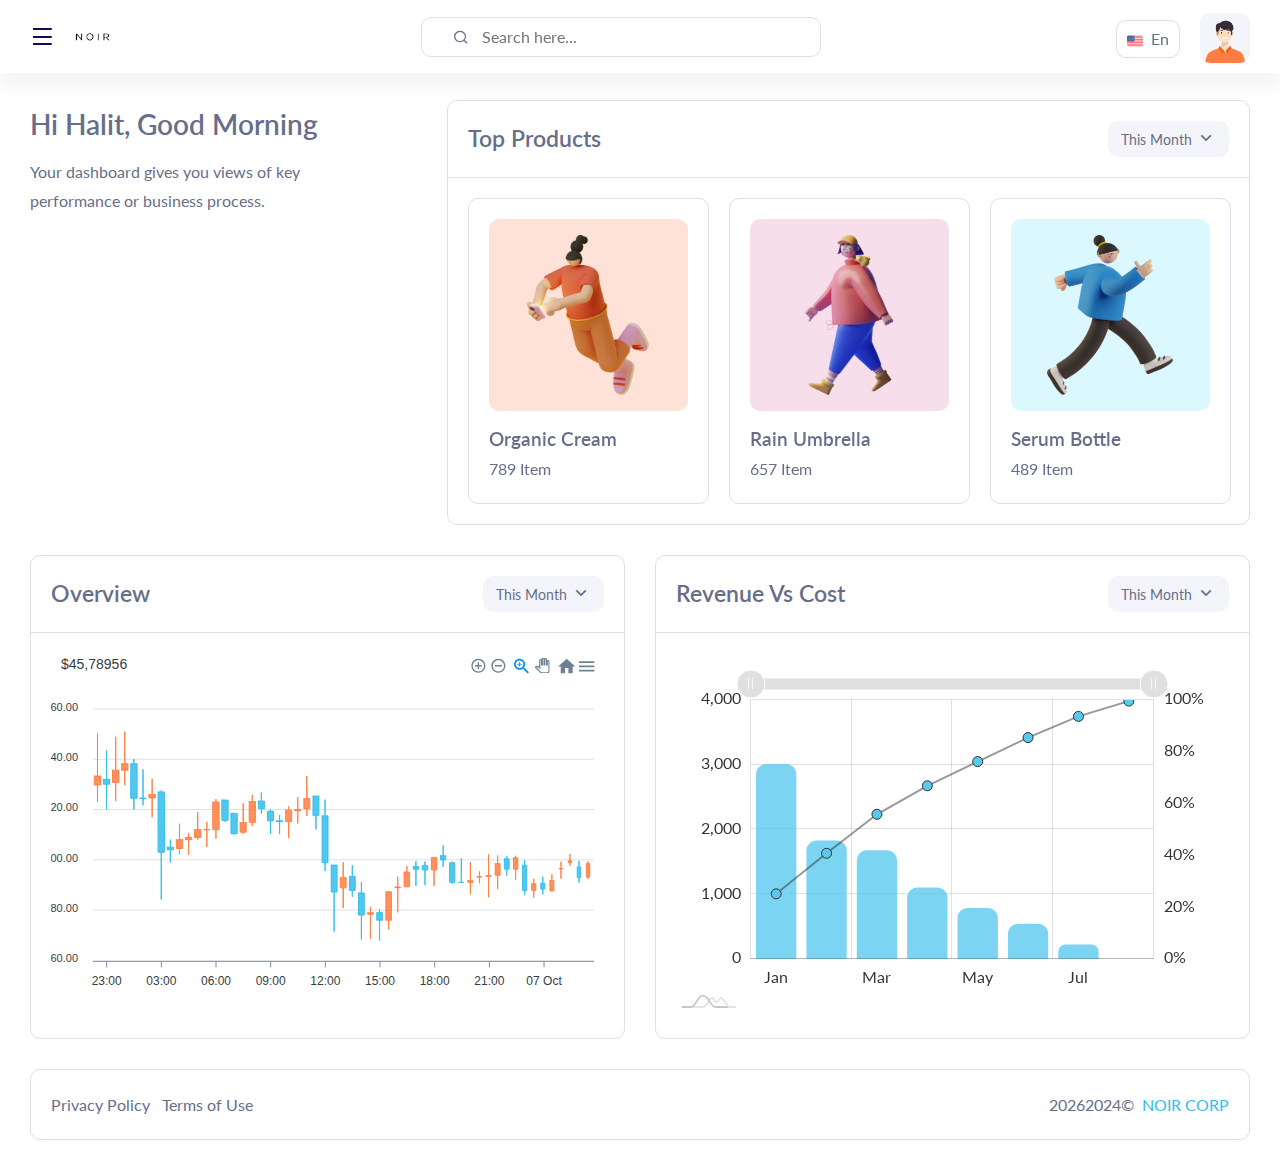
<file: index.html>
<!DOCTYPE html><html lang="en"><head>
    <meta charset="utf-8">
      <meta name="viewport" content="width=device-width, initial-scale=1, shrink-to-fit=no">
      <title>NOIR CORP - INVENTORY</title>
      
      <!-- Favicon -->
      <link rel="shortcut icon" href="favicon.ico">
      <link rel="stylesheet" href="css/backend-plugin.min.css">
      <link rel="stylesheet" href="css/backend.css">
      <link rel="stylesheet" href="css/all.min.css">
      <link rel="stylesheet" href="css/line-awesome.min.css">
      <link rel="stylesheet" href="css/remixicon.css">  </head>
  <body class="  ">
    <!-- loader Start -->
    <div id="loading">
          <div id="loading-center">
          </div>
    </div>
    <!-- loader END -->
    <!-- Wrapper Start -->
    <div class="wrapper">
      
      <div class="iq-sidebar  sidebar-default ">
          <div class="iq-sidebar-logo d-flex align-items-center justify-content-between">
              <a href="index.html" class="header-logo">
                  <img src="images/noircorplogo.png" class="img-fluid rounded-normal light-logo" alt="logo" style="width: 100px; height: 50px;">
              </a>
              <div class="iq-menu-bt-sidebar ml-0">
                  <i class="las la-bars wrapper-menu"></i>
              </div>
          </div>
          <div class="data-scrollbar" data-scroll="1">
              <nav class="iq-sidebar-menu">
                  <ul id="iq-sidebar-toggle" class="iq-menu">
                      <li class="active">
                          <a href="index.html" class="svg-icon">                        
                              <svg class="svg-icon" id="p-dash1" width="20" height="20" xmlns="http://www.w3.org/2000/svg" viewBox="0 0 24 24" fill="none" stroke="currentColor" stroke-width="2" stroke-linecap="round" stroke-linejoin="round">
                                  <path d="M21 16V8a2 2 0 0 0-1-1.73l-7-4a2 2 0 0 0-2 0l-7 4A2 2 0 0 0 3 8v8a2 2 0 0 0 1 1.73l7 4a2 2 0 0 0 2 0l7-4A2 2 0 0 0 21 16z"></path><polyline points="3.27 6.96 12 12.01 20.73 6.96"></polyline><line x1="12" y1="22.08" x2="12" y2="12"></line>
                              </svg>
                              <span class="ml-4">Dashboards</span>
                          </a>
                      </li>
                      <li class=" ">
                          <a href="#product" class="collapsed" data-toggle="collapse" aria-expanded="false">
                              <svg class="svg-icon" id="p-dash2" width="20" height="20" xmlns="http://www.w3.org/2000/svg" viewBox="0 0 24 24" fill="none" stroke="currentColor" stroke-width="2" stroke-linecap="round" stroke-linejoin="round"><circle cx="9" cy="21" r="1"></circle><circle cx="20" cy="21" r="1"></circle>
                                  <path d="M1 1h4l2.68 13.39a2 2 0 0 0 2 1.61h9.72a2 2 0 0 0 2-1.61L23 6H6"></path>
                              </svg>
                              <span class="ml-4">Products</span>
                              <svg class="svg-icon iq-arrow-right arrow-active" width="20" height="20" xmlns="http://www.w3.org/2000/svg" viewBox="0 0 24 24" fill="none" stroke="currentColor" stroke-width="2" stroke-linecap="round" stroke-linejoin="round">
                                  <polyline points="10 15 15 20 20 15"></polyline><path d="M4 4h7a4 4 0 0 1 4 4v12"></path>
                              </svg>
                          </a>
                          <ul id="product" class="iq-submenu collapse" data-parent="#iq-sidebar-toggle">
                              <li class="">
                                  <a href="List Product/listproduct.html">
                                      <i class="las la-minus"></i><span>List Product</span>
                                  </a>
                              </li>
                              <li class="">
                                  <a href="Add Product/addproduct.html">
                                      <i class="las la-minus"></i><span>Add Product</span>
                                  </a>
                              </li>
                          </ul>
                      </li>
                      <li class=" ">
                          <a href="#category" class="collapsed" data-toggle="collapse" aria-expanded="false">
                              <svg class="svg-icon" id="p-dash3" width="20" height="20" xmlns="http://www.w3.org/2000/svg" viewBox="0 0 24 24" fill="none" stroke="currentColor" stroke-width="2" stroke-linecap="round" stroke-linejoin="round"><rect x="9" y="9" width="13" height="13" rx="2" ry="2"></rect>
                                  <path d="M5 15H4a2 2 0 0 1-2-2V4a2 2 0 0 1 2-2h9a2 2 0 0 1 2 2v1"></path>
                              </svg>
                              <span class="ml-4">Categories</span>
                              <svg class="svg-icon iq-arrow-right arrow-active" width="20" height="20" xmlns="http://www.w3.org/2000/svg" viewBox="0 0 24 24" fill="none" stroke="currentColor" stroke-width="2" stroke-linecap="round" stroke-linejoin="round">
                                  <polyline points="10 15 15 20 20 15"></polyline><path d="M4 4h7a4 4 0 0 1 4 4v12"></path>
                              </svg>
                          </a>
                          <ul id="category" class="iq-submenu collapse" data-parent="#iq-sidebar-toggle">
                                  <li class="">
                                          <a href="../backend/page-list-category.html">
                                              <i class="las la-minus"></i><span>List Category</span>
                                          </a>
                                  </li>
                                  <li class="">
                                          <a href="../backend/page-add-category.html">
                                              <i class="las la-minus"></i><span>Add Category</span>
                                          </a>
                                  </li>
                          </ul>
                      </li>
                      
                      
                   
                     
                  </ul>
              </nav>
              <div id="sidebar-bottom" class="position-relative sidebar-bottom">
                  <div class="card border-none">
                      <div class="card-body p-0">
                          <div class="sidebarbottom-content">
                              <div class="image"><img src="images/side-bkg.png" class="img-fluid" alt="side-bkg"></div>
                              <h6 class="mt-4 px-4 body-title"></h6>
                            
                          </div>
                      </div>
                  </div>
              </div>
              <div class="p-3"></div>
          </div>
          </div>      <div class="iq-top-navbar">
          <div class="iq-navbar-custom">
              <nav class="navbar navbar-expand-lg navbar-light p-0">
                  <div class="iq-navbar-logo d-flex align-items-center justify-content-between">
                      <i class="ri-menu-line wrapper-menu"></i>
                      <a href="../backend/index.html" class="header-logo">
                          <img src="images/noircorplogo.png" class="img-fluid rounded-normal" alt="logo">
                          
      
                      </a>
                  </div>
                  <div class="iq-search-bar device-search">
                      <form action="#" class="searchbox">
                          <a class="search-link" href="#"><i class="ri-search-line"></i></a>
                          <input type="text" class="text search-input" placeholder="Search here...">
                      </form>
                  </div>
                  <div class="d-flex align-items-center">
                      <button class="navbar-toggler" type="button" data-toggle="collapse" data-target="#navbarSupportedContent" aria-controls="navbarSupportedContent" aria-label="Toggle navigation">
                          <i class="ri-menu-3-line"></i>
                      </button>
                      <div class="collapse navbar-collapse" id="navbarSupportedContent">
                          <ul class="navbar-nav ml-auto navbar-list align-items-center">
                              <li class="nav-item nav-icon dropdown">
                                  <a href="#" class="search-toggle dropdown-toggle btn border add-btn" id="dropdownMenuButton02" data-toggle="dropdown" aria-haspopup="true" aria-expanded="false">
                                      <img src="images/flag-01.png" alt="img-flag" class="img-fluid image-flag mr-2">En
                                  </a>
                                  
                              </li>
                            
                            
                              <li class="nav-item nav-icon search-content">
                                  <a href="#" class="search-toggle rounded" id="dropdownSearch" data-toggle="dropdown" aria-haspopup="true" aria-expanded="false">
                                      <i class="ri-search-line"></i>
                                  </a>
                                  <div class="iq-search-bar iq-sub-dropdown dropdown-menu" aria-labelledby="dropdownSearch">
                                      <form action="#" class="searchbox p-2">
                                          <div class="form-group mb-0 position-relative">
                                              <input type="text" class="text search-input font-size-12" placeholder="type here to search...">
                                              <a href="#" class="search-link"><i class="las la-search"></i></a>
                                          </div>
                                      </form>
                                  </div>
                              </li>
                             
                            
                              <li class="nav-item nav-icon dropdown caption-content">
                                  <a href="#" class="search-toggle dropdown-toggle" id="dropdownMenuButton4" data-toggle="dropdown" aria-haspopup="true" aria-expanded="false">
                                      <img src="images/1.png" class="img-fluid rounded" alt="user">
                                  </a>
                                  <div class="iq-sub-dropdown dropdown-menu" aria-labelledby="dropdownMenuButton">
                                      <div class="card shadow-none m-0">
                                          <div class="card-body p-0 text-center">
                                              <div class="media-body profile-detail text-center">
                                                  <img src="images/profile-bg.jpg" alt="profile-bg" class="rounded-top img-fluid mb-4">
                                                  <img src="images/1.png" alt="profile-img" class="rounded profile-img img-fluid avatar-70">
                                              </div>
                                              <div class="p-3">
                                                  <h5 class="mb-1">JoanDuo@property.com</h5>
                                                  <p class="mb-0">Since 10 march, 2020</p>
                                                  <div class="d-flex align-items-center justify-content-center mt-3">
                                                      <a href="../app/user-profile.html" class="btn border mr-2">Profile</a>
                                                      <a href="auth-sign-in.html" class="btn border">Sign Out</a>
                                                  </div>
                                              </div>
                                          </div>
                                      </div>
                                  </div>
                              </li>
                          </ul>
                      </div>
                  </div>
              </nav>
          </div>
      </div>
         <div class="content-page">
     <div class="container-fluid">
        <div class="row">
            <div class="col-lg-4">
                <div class="card card-transparent card-block card-stretch card-height border-none">
                    <div class="card-body p-0 mt-lg-2 mt-0">
                        <h3 class="mb-3">Hi Halit, Good Morning</h3>
                        <p class="mb-0 mr-4">Your dashboard gives you views of key performance or business process.</p>
                    </div>
                </div>
            </div>
            
            <div class="col-lg-8">
                <div class="card card-block card-stretch card-height">
                    <div class="card-header d-flex align-items-center justify-content-between">
                        <div class="header-title">
                            <h4 class="card-title">Top Products</h4>
                        </div>
                        <div class="card-header-toolbar d-flex align-items-center">
                            <div class="dropdown">
                                <span class="dropdown-toggle dropdown-bg btn" id="dropdownMenuButton006" data-toggle="dropdown">
                                    This Month<i class="ri-arrow-down-s-line ml-1"></i>
                                </span>
                                <div class="dropdown-menu dropdown-menu-right shadow-none" aria-labelledby="dropdownMenuButton006">
                                    <a class="dropdown-item" href="#">Year</a>
                                    <a class="dropdown-item" href="#">Month</a>
                                    <a class="dropdown-item" href="#">Week</a>
                                </div>
                            </div>
                        </div>
                    </div>
                    <div class="card-body">
                        <ul class="list-unstyled row top-product mb-0">
                            <li class="col-lg-3">
                                <div class="card card-block card-stretch card-height mb-0">
                                    <div class="card-body">
                                        <div class="bg-warning-light rounded">
                                            <img src="images/01.png" class="style-img img-fluid m-auto p-3" alt="image">
                                        </div>
                                        <div class="style-text text-left mt-3">
                                            <h5 class="mb-1">Organic Cream</h5>
                                            <p class="mb-0">789 Item</p>
                                        </div>
                                    </div>
                                </div>
                            </li>
                            <li class="col-lg-3">
                                <div class="card card-block card-stretch card-height mb-0">
                                    <div class="card-body">
                                        <div class="bg-danger-light rounded">
                                            <img src="images/02.png" class="style-img img-fluid m-auto p-3" alt="image">
                                        </div>
                                        <div class="style-text text-left mt-3">
                                            <h5 class="mb-1">Rain Umbrella</h5>
                                            <p class="mb-0">657 Item</p>
                                        </div>
                                    </div>
                                </div>
                            </li>
                            <li class="col-lg-3">
                                <div class="card card-block card-stretch card-height mb-0">
                                    <div class="card-body">
                                        <div class="bg-info-light rounded">
                                            <img src="images/03.png" class="style-img img-fluid m-auto p-3" alt="image">
                                        </div>
                                        <div class="style-text text-left mt-3">
                                            <h5 class="mb-1">Serum Bottle</h5>
                                            <p class="mb-0">489 Item</p>
                                        </div>
                                    </div>
                                </div>
                            </li>
                            <li class="col-lg-3">
                                <div class="card card-block card-stretch card-height mb-0">
                                    <div class="card-body">
                                        <div class="bg-success-light rounded">
                                            <img src="images/02.png" class="style-img img-fluid m-auto p-3" alt="image">
                                        </div>
                                        <div class="style-text text-left mt-3">
                                            <h5 class="mb-1">Organic Cream</h5>
                                            <p class="mb-0">468 Item</p>
                                        </div>
                                    </div>
                                </div>
                            </li>
                        </ul>
                    </div>
                </div>
            </div>
            <div class="col-lg-6">
                <div class="card card-block card-stretch card-height">
                    <div class="card-header d-flex justify-content-between">
                        <div class="header-title">
                            <h4 class="card-title">Overview</h4>
                        </div>                        
                        <div class="card-header-toolbar d-flex align-items-center">
                            <div class="dropdown">
                                <span class="dropdown-toggle dropdown-bg btn" id="dropdownMenuButton001" data-toggle="dropdown">
                                    This Month<i class="ri-arrow-down-s-line ml-1"></i>
                                </span>
                                <div class="dropdown-menu dropdown-menu-right shadow-none" aria-labelledby="dropdownMenuButton001">
                                    <a class="dropdown-item" href="#">Year</a>
                                    <a class="dropdown-item" href="#">Month</a>
                                    <a class="dropdown-item" href="#">Week</a>
                                </div>
                            </div>
                        </div>
                    </div>                    
                    <div class="card-body">
                        <div id="layout1-chart1"></div>
                    </div>
                </div>
            </div>
            <div class="col-lg-6">
                <div class="card card-block card-stretch card-height">
                    <div class="card-header d-flex align-items-center justify-content-between">
                        <div class="header-title">
                            <h4 class="card-title">Revenue Vs Cost</h4>
                        </div>
                        <div class="card-header-toolbar d-flex align-items-center">
                            <div class="dropdown">
                                <span class="dropdown-toggle dropdown-bg btn" id="dropdownMenuButton002" data-toggle="dropdown">
                                    This Month<i class="ri-arrow-down-s-line ml-1"></i>
                                </span>
                                <div class="dropdown-menu dropdown-menu-right shadow-none" aria-labelledby="dropdownMenuButton002">
                                    <a class="dropdown-item" href="#">Yearly</a>
                                    <a class="dropdown-item" href="#">Monthly</a>
                                    <a class="dropdown-item" href="#">Weekly</a>
                                </div>
                            </div>
                        </div>
                    </div>
                    <div class="card-body">
                        <div id="layout1-chart-2" style="min-height: 360px;"></div>
                    </div>
                </div>
            </div>
            
                    
          
            
        </div>
        <!-- Page end  -->
    </div>
      </div>
    </div>
    <!-- Wrapper End-->
    <footer class="iq-footer">
            <div class="container-fluid">
            <div class="card">
                <div class="card-body">
                    <div class="row">
                        <div class="col-lg-6">
                            <ul class="list-inline mb-0">
                                <li class="list-inline-item"><a href="../backend/privacy-policy.html">Privacy Policy</a></li>
                                <li class="list-inline-item"><a href="../backend/terms-of-service.html">Terms of Use</a></li>
                            </ul>
                        </div>
                        <div class="col-lg-6 text-right">
                            <span class="mr-1"><script>document.write(new Date().getFullYear())</script>2024©</span> <a href="#" class="">NOIR CORP</a>
                        </div>
                    </div>
                </div>
            </div>
        </div>
    </footer>
    <!-- Backend Bundle JavaScript -->
    <script src="js/backend-bundle.min.js"></script>
    
    <!-- Table Treeview JavaScript -->
    <script src="js/table-treeview.js"></script>
    
    <!-- Chart Custom JavaScript -->
    <script src="js/customizer.js"></script>
    
    <!-- Chart Custom JavaScript -->
    <script async="" src="js/chart-custom.js"></script>
    
    <!-- app JavaScript -->
    <script src="js/app.js"></script>
  
</body></html>
</file>
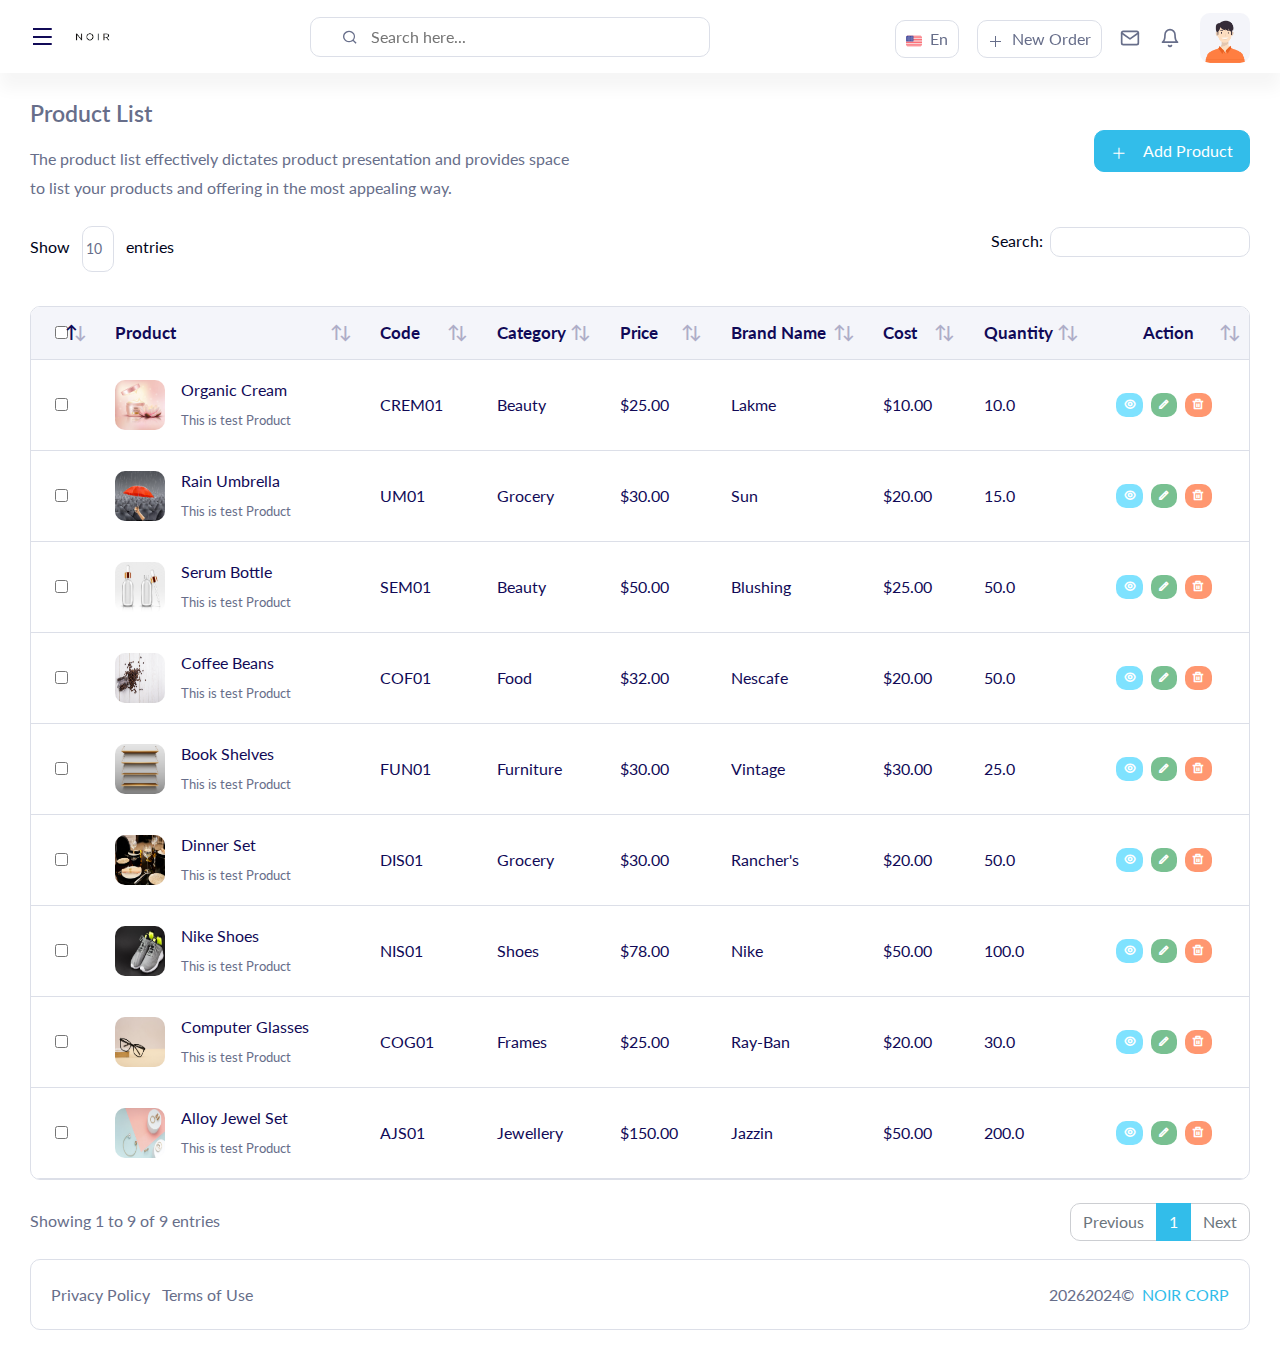
<file: List Product/listproduct.html>
<!DOCTYPE html><html lang="en"><head>
    <meta charset="utf-8">
      <meta name="viewport" content="width=device-width, initial-scale=1, shrink-to-fit=no">
      <title>NOIR CORP - INVENTORY</title>
      
      <!-- Favicon -->
      <link rel="shortcut icon" href="favicon.ico">
      <link rel="stylesheet" href="css/backend-plugin.min.css">
      <link rel="stylesheet" href="css/backend.css">
      <link rel="stylesheet" href="css/all.min.css">
      <link rel="stylesheet" href="css/line-awesome.min.css">
      <link rel="stylesheet" href="css/remixicon.css">  </head>
  <body class="  ">
    <!-- loader Start -->
    <div id="loading">
          <div id="loading-center">
          </div>
    </div>
    <!-- loader END -->
    <!-- Wrapper Start -->
    <div class="wrapper">
      
      <div class="iq-sidebar  sidebar-default ">
        <div class="iq-sidebar-logo d-flex align-items-center justify-content-between">
            <a href="index.html" class="header-logo">
                <img src="images/noircorplogo.png" class="img-fluid rounded-normal light-logo" alt="logo" style="width: 100px; height: 50px;">
            </a>
            <div class="iq-menu-bt-sidebar ml-0">
                <i class="las la-bars wrapper-menu"></i>
            </div>
        </div>
        <div class="data-scrollbar" data-scroll="1">
            <nav class="iq-sidebar-menu">
                <ul id="iq-sidebar-toggle" class="iq-menu">
                    <li class="active">
                        <a href="index.html" class="svg-icon">                        
                            <svg class="svg-icon" id="p-dash1" width="20" height="20" xmlns="http://www.w3.org/2000/svg" viewBox="0 0 24 24" fill="none" stroke="currentColor" stroke-width="2" stroke-linecap="round" stroke-linejoin="round">
                                <path d="M21 16V8a2 2 0 0 0-1-1.73l-7-4a2 2 0 0 0-2 0l-7 4A2 2 0 0 0 3 8v8a2 2 0 0 0 1 1.73l7 4a2 2 0 0 0 2 0l7-4A2 2 0 0 0 21 16z"></path><polyline points="3.27 6.96 12 12.01 20.73 6.96"></polyline><line x1="12" y1="22.08" x2="12" y2="12"></line>
                            </svg>
                            <span class="ml-4">Dashboards</span>
                        </a>
                    </li>
                    <li class=" ">
                        <a href="#product" class="collapsed" data-toggle="collapse" aria-expanded="false">
                            <svg class="svg-icon" id="p-dash2" width="20" height="20" xmlns="http://www.w3.org/2000/svg" viewBox="0 0 24 24" fill="none" stroke="currentColor" stroke-width="2" stroke-linecap="round" stroke-linejoin="round"><circle cx="9" cy="21" r="1"></circle><circle cx="20" cy="21" r="1"></circle>
                                <path d="M1 1h4l2.68 13.39a2 2 0 0 0 2 1.61h9.72a2 2 0 0 0 2-1.61L23 6H6"></path>
                            </svg>
                            <span class="ml-4">Products</span>
                            <svg class="svg-icon iq-arrow-right arrow-active" width="20" height="20" xmlns="http://www.w3.org/2000/svg" viewBox="0 0 24 24" fill="none" stroke="currentColor" stroke-width="2" stroke-linecap="round" stroke-linejoin="round">
                                <polyline points="10 15 15 20 20 15"></polyline><path d="M4 4h7a4 4 0 0 1 4 4v12"></path>
                            </svg>
                        </a>
                        <ul id="product" class="iq-submenu collapse" data-parent="#iq-sidebar-toggle">
                            <li class="">
                                <a href="List Product/listproduct.html">
                                    <i class="las la-minus"></i><span>List Product</span>
                                </a>
                            </li>
                            <li class="">
                                <a href="../backend/page-add-product.html">
                                    <i class="las la-minus"></i><span>Add Product</span>
                                </a>
                            </li>
                        </ul>
                    </li>
                    <li class=" ">
                        <a href="#category" class="collapsed" data-toggle="collapse" aria-expanded="false">
                            <svg class="svg-icon" id="p-dash3" width="20" height="20" xmlns="http://www.w3.org/2000/svg" viewBox="0 0 24 24" fill="none" stroke="currentColor" stroke-width="2" stroke-linecap="round" stroke-linejoin="round"><rect x="9" y="9" width="13" height="13" rx="2" ry="2"></rect>
                                <path d="M5 15H4a2 2 0 0 1-2-2V4a2 2 0 0 1 2-2h9a2 2 0 0 1 2 2v1"></path>
                            </svg>
                            <span class="ml-4">Categories</span>
                            <svg class="svg-icon iq-arrow-right arrow-active" width="20" height="20" xmlns="http://www.w3.org/2000/svg" viewBox="0 0 24 24" fill="none" stroke="currentColor" stroke-width="2" stroke-linecap="round" stroke-linejoin="round">
                                <polyline points="10 15 15 20 20 15"></polyline><path d="M4 4h7a4 4 0 0 1 4 4v12"></path>
                            </svg>
                        </a>
                        <ul id="category" class="iq-submenu collapse" data-parent="#iq-sidebar-toggle">
                                <li class="">
                                        <a href="../backend/page-list-category.html">
                                            <i class="las la-minus"></i><span>List Category</span>
                                        </a>
                                </li>
                                <li class="">
                                        <a href="../backend/page-add-category.html">
                                            <i class="las la-minus"></i><span>Add Category</span>
                                        </a>
                                </li>
                        </ul>
                    </li>
                    
                    
                 
                   
                </ul>
            </nav>
            <div id="sidebar-bottom" class="position-relative sidebar-bottom">
                <div class="card border-none">
                    <div class="card-body p-0">
                        <div class="sidebarbottom-content">
                            <div class="image"><img src="images/side-bkg.png" class="img-fluid" alt="side-bkg"></div>
                            <h6 class="mt-4 px-4 body-title"></h6>
                          
                        </div>
                    </div>
                </div>
            </div>
            <div class="p-3"></div>
        </div>
        </div>      <div class="iq-top-navbar">
          <div class="iq-navbar-custom">
              <nav class="navbar navbar-expand-lg navbar-light p-0">
                  <div class="iq-navbar-logo d-flex align-items-center justify-content-between">
                      <i class="ri-menu-line wrapper-menu"></i>
                      <a href="../backend/index.html" class="header-logo">
                          <img src="images/noircorplogo.png" class="img-fluid rounded-normal" alt="logo">
                          
      
                      </a>
                  </div>
                  <div class="iq-search-bar device-search">
                      <form action="#" class="searchbox">
                          <a class="search-link" href="#"><i class="ri-search-line"></i></a>
                          <input type="text" class="text search-input" placeholder="Search here...">
                      </form>
                  </div>
                  <div class="d-flex align-items-center">
                      <button class="navbar-toggler" type="button" data-toggle="collapse" data-target="#navbarSupportedContent" aria-controls="navbarSupportedContent" aria-label="Toggle navigation">
                          <i class="ri-menu-3-line"></i>
                      </button>
                      <div class="collapse navbar-collapse" id="navbarSupportedContent">
                          <ul class="navbar-nav ml-auto navbar-list align-items-center">
                              <li class="nav-item nav-icon dropdown">
                                  <a href="#" class="search-toggle dropdown-toggle btn border add-btn" id="dropdownMenuButton02" data-toggle="dropdown" aria-haspopup="true" aria-expanded="false">
                                      <img src="images/flag-01.png" alt="img-flag" class="img-fluid image-flag mr-2">En
                                  </a>
                                  <div class="iq-sub-dropdown dropdown-menu" aria-labelledby="dropdownMenuButton2">
                                      <div class="card shadow-none m-0">
                                          <div class="card-body p-3">
                                              <a class="iq-sub-card" href="#"><img src="images/flag-02.png" alt="img-flag" class="img-fluid mr-2">French</a>
                                              <a class="iq-sub-card" href="#"><img src="images/flag-03.png" alt="img-flag" class="img-fluid mr-2">Spanish</a>
                                              <a class="iq-sub-card" href="#"><img src="images/flag-04.png" alt="img-flag" class="img-fluid mr-2">Italian</a>
                                              <a class="iq-sub-card" href="#"><img src="images/flag-05.png" alt="img-flag" class="img-fluid mr-2">German</a>
                                              <a class="iq-sub-card" href="#"><img src="images/flag-06.png" alt="img-flag" class="img-fluid mr-2">Japanese</a>
                                          </div>
                                      </div>
                                  </div>
                              </li>
                              <li>
                                  <a href="#" class="btn border add-btn shadow-none mx-2 d-none d-md-block" data-toggle="modal" data-target="#new-order"><i class="las la-plus mr-2"></i>New
                                      Order</a>
                              </li>
                              <li class="nav-item nav-icon search-content">
                                  <a href="#" class="search-toggle rounded" id="dropdownSearch" data-toggle="dropdown" aria-haspopup="true" aria-expanded="false">
                                      <i class="ri-search-line"></i>
                                  </a>
                                  <div class="iq-search-bar iq-sub-dropdown dropdown-menu" aria-labelledby="dropdownSearch">
                                      <form action="#" class="searchbox p-2">
                                          <div class="form-group mb-0 position-relative">
                                              <input type="text" class="text search-input font-size-12" placeholder="type here to search...">
                                              <a href="#" class="search-link"><i class="las la-search"></i></a>
                                          </div>
                                      </form>
                                  </div>
                              </li>
                              <li class="nav-item nav-icon dropdown">
                                  <a href="#" class="search-toggle dropdown-toggle" id="dropdownMenuButton2" data-toggle="dropdown" aria-haspopup="true" aria-expanded="false">
                                      <svg xmlns="http://www.w3.org/2000/svg" width="20" height="20" viewBox="0 0 24 24" fill="none" stroke="currentColor" stroke-width="2" stroke-linecap="round" stroke-linejoin="round" class="feather feather-mail">
                                          <path d="M4 4h16c1.1 0 2 .9 2 2v12c0 1.1-.9 2-2 2H4c-1.1 0-2-.9-2-2V6c0-1.1.9-2 2-2z">
                                          </path>
                                          <polyline points="22,6 12,13 2,6"></polyline>
                                      </svg>
                                      <span class="bg-primary"></span>
                                  </a>
                                  <div class="iq-sub-dropdown dropdown-menu" aria-labelledby="dropdownMenuButton2">
                                      <div class="card shadow-none m-0">
                                          <div class="card-body p-0 ">
                                              <div class="cust-title p-3">
                                                  <div class="d-flex align-items-center justify-content-between">
                                                      <h5 class="mb-0">All Messages</h5>
                                                      <a class="badge badge-primary badge-card" href="#">3</a>
                                                  </div>
                                              </div>
                                              <div class="px-3 pt-0 pb-0 sub-card">
                                                  <a href="#" class="iq-sub-card">
                                                      <div class="media align-items-center cust-card py-3 border-bottom">
                                                          <div class="">
                                                              <img class="avatar-50 rounded-small" src="images/01.jpg" alt="01">
                                                          </div>
                                                          <div class="media-body ml-3">
                                                              <div class="d-flex align-items-center justify-content-between">
                                                                  <h6 class="mb-0">Emma Watson</h6>
                                                                  <small class="text-dark"><b>12 : 47 pm</b></small>
                                                              </div>
                                                              <small class="mb-0">Lorem ipsum dolor sit amet</small>
                                                          </div>
                                                      </div>
                                                  </a>
                                                  <a href="#" class="iq-sub-card">
                                                      <div class="media align-items-center cust-card py-3 border-bottom">
                                                          <div class="">
                                                              <img class="avatar-50 rounded-small" src="images/02.jpg" alt="02">
                                                          </div>
                                                          <div class="media-body ml-3">
                                                              <div class="d-flex align-items-center justify-content-between">
                                                                  <h6 class="mb-0">Ashlynn Franci</h6>
                                                                  <small class="text-dark"><b>11 : 30 pm</b></small>
                                                              </div>
                                                              <small class="mb-0">Lorem ipsum dolor sit amet</small>
                                                          </div>
                                                      </div>
                                                  </a>
                                                  <a href="#" class="iq-sub-card">
                                                      <div class="media align-items-center cust-card py-3">
                                                          <div class="">
                                                              <img class="avatar-50 rounded-small" src="images/03.jpg" alt="03">
                                                          </div>
                                                          <div class="media-body ml-3">
                                                              <div class="d-flex align-items-center justify-content-between">
                                                                  <h6 class="mb-0">Kianna Carder</h6>
                                                                  <small class="text-dark"><b>11 : 21 pm</b></small>
                                                              </div>
                                                              <small class="mb-0">Lorem ipsum dolor sit amet</small>
                                                          </div>
                                                      </div>
                                                  </a>
                                              </div>
                                              <a class="right-ic btn btn-primary btn-block position-relative p-2" href="#" role="button">
                                                  View All
                                              </a>
                                          </div>
                                      </div>
                                  </div>
                              </li>
                              <li class="nav-item nav-icon dropdown">
                                  <a href="#" class="search-toggle dropdown-toggle" id="dropdownMenuButton" data-toggle="dropdown" aria-haspopup="true" aria-expanded="false">
                                      <svg xmlns="http://www.w3.org/2000/svg" width="20" height="20" viewBox="0 0 24 24" fill="none" stroke="currentColor" stroke-width="2" stroke-linecap="round" stroke-linejoin="round" class="feather feather-bell">
                                          <path d="M18 8A6 6 0 0 0 6 8c0 7-3 9-3 9h18s-3-2-3-9"></path>
                                          <path d="M13.73 21a2 2 0 0 1-3.46 0"></path>
                                      </svg>
                                      <span class="bg-primary "></span>
                                  </a>
                                  <div class="iq-sub-dropdown dropdown-menu" aria-labelledby="dropdownMenuButton">
                                      <div class="card shadow-none m-0">
                                          <div class="card-body p-0 ">
                                              <div class="cust-title p-3">
                                                  <div class="d-flex align-items-center justify-content-between">
                                                      <h5 class="mb-0">Notifications</h5>
                                                      <a class="badge badge-primary badge-card" href="#">3</a>
                                                  </div>
                                              </div>
                                              <div class="px-3 pt-0 pb-0 sub-card">
                                                  <a href="#" class="iq-sub-card">
                                                      <div class="media align-items-center cust-card py-3 border-bottom">
                                                          <div class="">
                                                              <img class="avatar-50 rounded-small" src="images/01.jpg" alt="01">
                                                          </div>
                                                          <div class="media-body ml-3">
                                                              <div class="d-flex align-items-center justify-content-between">
                                                                  <h6 class="mb-0">Emma Watson</h6>
                                                                  <small class="text-dark"><b>12 : 47 pm</b></small>
                                                              </div>
                                                              <small class="mb-0">Lorem ipsum dolor sit amet</small>
                                                          </div>
                                                      </div>
                                                  </a>
                                                  <a href="#" class="iq-sub-card">
                                                      <div class="media align-items-center cust-card py-3 border-bottom">
                                                          <div class="">
                                                              <img class="avatar-50 rounded-small" src="images/02.jpg" alt="02">
                                                          </div>
                                                          <div class="media-body ml-3">
                                                              <div class="d-flex align-items-center justify-content-between">
                                                                  <h6 class="mb-0">Ashlynn Franci</h6>
                                                                  <small class="text-dark"><b>11 : 30 pm</b></small>
                                                              </div>
                                                              <small class="mb-0">Lorem ipsum dolor sit amet</small>
                                                          </div>
                                                      </div>
                                                  </a>
                                                  <a href="#" class="iq-sub-card">
                                                      <div class="media align-items-center cust-card py-3">
                                                          <div class="">
                                                              <img class="avatar-50 rounded-small" src="images/03.jpg" alt="03">
                                                          </div>
                                                          <div class="media-body ml-3">
                                                              <div class="d-flex align-items-center justify-content-between">
                                                                  <h6 class="mb-0">Kianna Carder</h6>
                                                                  <small class="text-dark"><b>11 : 21 pm</b></small>
                                                              </div>
                                                              <small class="mb-0">Lorem ipsum dolor sit amet</small>
                                                          </div>
                                                      </div>
                                                  </a>
                                              </div>
                                              <a class="right-ic btn btn-primary btn-block position-relative p-2" href="#" role="button">
                                                  View All
                                              </a>
                                          </div>
                                      </div>
                                  </div>
                              </li>
                              <li class="nav-item nav-icon dropdown caption-content">
                                  <a href="#" class="search-toggle dropdown-toggle" id="dropdownMenuButton4" data-toggle="dropdown" aria-haspopup="true" aria-expanded="false">
                                      <img src="images/1.png" class="img-fluid rounded" alt="user">
                                  </a>
                                  <div class="iq-sub-dropdown dropdown-menu" aria-labelledby="dropdownMenuButton">
                                      <div class="card shadow-none m-0">
                                          <div class="card-body p-0 text-center">
                                              <div class="media-body profile-detail text-center">
                                                  <img src="images/profile-bg.jpg" alt="profile-bg" class="rounded-top img-fluid mb-4">
                                                  <img src="images/1.png" alt="profile-img" class="rounded profile-img img-fluid avatar-70">
                                              </div>
                                              <div class="p-3">
                                                  <h5 class="mb-1">JoanDuo@property.com</h5>
                                                  <p class="mb-0">Since 10 march, 2020</p>
                                                  <div class="d-flex align-items-center justify-content-center mt-3">
                                                      <a href="../app/user-profile.html" class="btn border mr-2">Profile</a>
                                                      <a href="auth-sign-in.html" class="btn border">Sign Out</a>
                                                  </div>
                                              </div>
                                          </div>
                                      </div>
                                  </div>
                              </li>
                          </ul>
                      </div>
                  </div>
              </nav>
          </div>
      </div>
      <div class="modal fade" id="new-order" tabindex="-1" role="dialog" aria-hidden="true">
          <div class="modal-dialog modal-dialog-centered" role="document">
              <div class="modal-content">
                  <div class="modal-body">
                      <div class="popup text-left">
                          <h4 class="mb-3">New Order</h4>
                          <div class="content create-workform bg-body">
                              <div class="pb-3">
                                  <label class="mb-2">Email</label>
                                  <input type="text" class="form-control" placeholder="Enter Name or Email">
                              </div>
                              <div class="col-lg-12 mt-4">
                                  <div class="d-flex flex-wrap align-items-ceter justify-content-center">
                                      <div class="btn btn-primary mr-4" data-dismiss="modal">Cancel</div>
                                      <div class="btn btn-outline-primary" data-dismiss="modal">Create</div>
                                  </div>
                              </div>
                          </div>
                      </div>
                  </div>
              </div>
          </div>
      </div>      <div class="content-page">
     <div class="container-fluid">
        <div class="row">
            <div class="col-lg-12">
                <div class="d-flex flex-wrap flex-wrap align-items-center justify-content-between mb-4">
                    <div>
                        <h4 class="mb-3">Product List</h4>
                        <p class="mb-0">The product list effectively dictates product presentation and provides space<br> to list your products and offering in the most appealing way.</p>
                    </div>
                    <a href="page-add-product.html" class="btn btn-primary add-list"><i class="las la-plus mr-3"></i>Add Product</a>
                </div>
            </div>
            <div class="col-lg-12">
                <div class="table-responsive rounded mb-3">
                <table class="data-tables table mb-0 tbl-server-info">
                    <thead class="bg-white text-uppercase">
                        <tr class="ligth ligth-data">
                            <th>
                                <div class="checkbox d-inline-block">
                                    <input type="checkbox" class="checkbox-input" id="checkbox1">
                                    <label for="checkbox1" class="mb-0"></label>
                                </div>
                            </th>
                            <th>Product</th>
                            <th>Code</th>
                            <th>Category</th>
                            <th>Price</th>
                            <th>Brand Name</th>
                            <th>Cost</th>
                            <th>Quantity</th>
                            <th>Action</th>
                        </tr>
                    </thead>
                    <tbody class="ligth-body">
                        <tr>
                            <td>
                                <div class="checkbox d-inline-block">
                                    <input type="checkbox" class="checkbox-input" id="checkbox2">
                                    <label for="checkbox2" class="mb-0"></label>
                                </div>
                            </td>
                            <td>
                                <div class="d-flex align-items-center">
                                    <img src="images/01_1.jpg" class="img-fluid rounded avatar-50 mr-3" alt="image">
                                    <div>
                                        Organic Cream
                                        <p class="mb-0"><small>This is test Product</small></p>
                                    </div>
                                </div>
                            </td>
                            <td>CREM01</td>
                            <td>Beauty</td>
                            <td>$25.00</td>
                            <td>Lakme</td>
                            <td>$10.00</td>
                            <td>10.0</td>
                            <td>
                                <div class="d-flex align-items-center list-action">
                                    <a class="badge badge-info mr-2" data-toggle="tooltip" data-placement="top" title="" data-original-title="View" href="#"><i class="ri-eye-line mr-0"></i></a>
                                    <a class="badge bg-success mr-2" data-toggle="tooltip" data-placement="top" title="" data-original-title="Edit" href="#"><i class="ri-pencil-line mr-0"></i></a>
                                    <a class="badge bg-warning mr-2" data-toggle="tooltip" data-placement="top" title="" data-original-title="Delete" href="#"><i class="ri-delete-bin-line mr-0"></i></a>
                                </div>
                            </td>
                        </tr>
                        <tr>
                            <td>
                                <div class="checkbox d-inline-block">
                                    <input type="checkbox" class="checkbox-input" id="checkbox3">
                                    <label for="checkbox3" class="mb-0"></label>
                                </div>
                            </td>
                            <td>
                                <div class="d-flex align-items-center">
                                    <img src="images/02_1.jpg" class="img-fluid rounded avatar-50 mr-3" alt="image">                                    
                                    <div>
                                        Rain Umbrella
                                        <p class="mb-0"><small>This is test Product</small></p>
                                    </div>
                                </div>
                            </td>
                            <td>UM01</td>
                            <td>Grocery</td>
                            <td>$30.00</td>
                            <td>Sun</td>
                            <td>$20.00</td>
                            <td>15.0</td>
                            <td>
                                <div class="d-flex align-items-center list-action">
                                    <a class="badge badge-info mr-2" data-toggle="tooltip" data-placement="top" title="" data-original-title="View" href="#"><i class="ri-eye-line mr-0"></i></a>
                                    <a class="badge bg-success mr-2" data-toggle="tooltip" data-placement="top" title="" data-original-title="Edit" href="#"><i class="ri-pencil-line mr-0"></i></a>
                                    <a class="badge bg-warning mr-2" data-toggle="tooltip" data-placement="top" title="" data-original-title="Delete" href="#"><i class="ri-delete-bin-line mr-0"></i></a>
                                </div>
                            </td>
                        </tr>
                        <tr>
                            <td>
                                <div class="checkbox d-inline-block">
                                    <input type="checkbox" class="checkbox-input" id="checkbox4">
                                    <label for="checkbox4" class="mb-0"></label>
                                </div>
                            </td>
                            <td>
                                <div class="d-flex align-items-center">
                                    <img src="images/03_1.jpg" class="img-fluid rounded avatar-50 mr-3" alt="image">                                    
                                    <div>
                                        Serum Bottle
                                        <p class="mb-0"><small>This is test Product</small></p>
                                    </div>
                                </div>
                            </td>
                            <td>SEM01</td>
                            <td>Beauty</td>
                            <td>$50.00</td>
                            <td>Blushing</td>
                            <td>$25.00</td>
                            <td>50.0</td>
                            <td>
                                <div class="d-flex align-items-center list-action">
                                    <a class="badge badge-info mr-2" data-toggle="tooltip" data-placement="top" title="" data-original-title="View" href="#"><i class="ri-eye-line mr-0"></i></a>
                                    <a class="badge bg-success mr-2" data-toggle="tooltip" data-placement="top" title="" data-original-title="Edit" href="#"><i class="ri-pencil-line mr-0"></i></a>
                                    <a class="badge bg-warning mr-2" data-toggle="tooltip" data-placement="top" title="" data-original-title="Delete" href="#"><i class="ri-delete-bin-line mr-0"></i></a>
                                </div>
                            </td>
                        </tr>
                        <tr>
                            <td>
                                <div class="checkbox d-inline-block">
                                    <input type="checkbox" class="checkbox-input" id="checkbox5">
                                    <label for="checkbox5" class="mb-0"></label>
                                </div>
                            </td>
                            <td>
                                <div class="d-flex align-items-center">
                                    <img src="images/04.jpg" class="img-fluid rounded avatar-50 mr-3" alt="image">                                    
                                    <div>
                                        Coffee Beans
                                        <p class="mb-0"><small>This is test Product</small></p>
                                    </div>
                                </div>
                            </td>
                            <td>COF01</td>
                            <td>Food</td>
                            <td>$32.00</td>
                            <td>Nescafe</td>
                            <td>$20.00</td>
                            <td>50.0</td>
                            <td>
                                <div class="d-flex align-items-center list-action">
                                    <a class="badge badge-info mr-2" data-toggle="tooltip" data-placement="top" title="" data-original-title="View" href="#"><i class="ri-eye-line mr-0"></i></a>
                                    <a class="badge bg-success mr-2" data-toggle="tooltip" data-placement="top" title="" data-original-title="Edit" href="#"><i class="ri-pencil-line mr-0"></i></a>
                                    <a class="badge bg-warning mr-2" data-toggle="tooltip" data-placement="top" title="" data-original-title="Delete" href="#"><i class="ri-delete-bin-line mr-0"></i></a>
                                </div>
                            </td>
                        </tr>
                        <tr>
                            <td>
                                <div class="checkbox d-inline-block">
                                    <input type="checkbox" class="checkbox-input" id="checkbox6">
                                    <label for="checkbox6" class="mb-0"></label>
                                </div>
                            </td>
                            <td>
                                <div class="d-flex align-items-center">
                                    <img src="images/05.jpg" class="img-fluid rounded avatar-50 mr-3" alt="image">
                                    <div>
                                        Book Shelves                                   
                                        <p class="mb-0"><small>This is test Product</small></p>
                                    </div>
                                </div>
                            </td>
                            <td>FUN01</td>
                            <td>Furniture</td>
                            <td>$30.00</td>
                            <td>Vintage</td>
                            <td>$30.00</td>
                            <td>25.0</td>
                            <td>
                                <div class="d-flex align-items-center list-action">
                                    <a class="badge badge-info mr-2" data-toggle="tooltip" data-placement="top" title="" data-original-title="View" href="#"><i class="ri-eye-line mr-0"></i></a>
                                    <a class="badge bg-success mr-2" data-toggle="tooltip" data-placement="top" title="" data-original-title="Edit" href="#"><i class="ri-pencil-line mr-0"></i></a>
                                    <a class="badge bg-warning mr-2" data-toggle="tooltip" data-placement="top" title="" data-original-title="Delete" href="#"><i class="ri-delete-bin-line mr-0"></i></a>
                                </div>
                            </td>
                        </tr>
                        <tr>
                            <td>
                                <div class="checkbox d-inline-block">
                                    <input type="checkbox" class="checkbox-input" id="checkbox7">
                                    <label for="checkbox7" class="mb-0"></label>
                                </div>
                            </td>
                            <td>
                                <div class="d-flex align-items-center">
                                    <img src="images/06.jpg" class="img-fluid rounded avatar-50 mr-3" alt="image">
                                    <div>
                                        Dinner Set                                  
                                        <p class="mb-0"><small>This is test Product</small></p>
                                    </div>
                                </div>
                            </td>
                            <td>DIS01</td>
                            <td>Grocery</td>
                            <td>$30.00</td>
                            <td>Rancher's</td>
                            <td>$20.00</td>
                            <td>50.0</td>
                            <td>
                                <div class="d-flex align-items-center list-action">
                                    <a class="badge badge-info mr-2" data-toggle="tooltip" data-placement="top" title="" data-original-title="View" href="#"><i class="ri-eye-line mr-0"></i></a>
                                    <a class="badge bg-success mr-2" data-toggle="tooltip" data-placement="top" title="" data-original-title="Edit" href="#"><i class="ri-pencil-line mr-0"></i></a>
                                    <a class="badge bg-warning mr-2" data-toggle="tooltip" data-placement="top" title="" data-original-title="Delete" href="#"><i class="ri-delete-bin-line mr-0"></i></a>
                                </div>
                            </td>
                        </tr>
                        <tr>
                            <td>
                                <div class="checkbox d-inline-block">
                                    <input type="checkbox" class="checkbox-input" id="checkbox8">
                                    <label for="checkbox8" class="mb-0"></label>
                                </div>
                            </td>
                            <td>
                                <div class="d-flex align-items-center">
                                    <img src="images/07.jpg" class="img-fluid rounded avatar-50 mr-3" alt="image">
                                    <div>
                                        Nike Shoes                               
                                        <p class="mb-0"><small>This is test Product</small></p>
                                    </div>
                                </div>
                            </td>
                            <td>NIS01</td>
                            <td>Shoes</td>
                            <td>$78.00</td>
                            <td>Nike</td>
                            <td>$50.00</td>
                            <td>100.0</td>
                            <td>
                                <div class="d-flex align-items-center list-action">
                                    <a class="badge badge-info mr-2" data-toggle="tooltip" data-placement="top" title="" data-original-title="View" href="#"><i class="ri-eye-line mr-0"></i></a>
                                    <a class="badge bg-success mr-2" data-toggle="tooltip" data-placement="top" title="" data-original-title="Edit" href="#"><i class="ri-pencil-line mr-0"></i></a>
                                    <a class="badge bg-warning mr-2" data-toggle="tooltip" data-placement="top" title="" data-original-title="Delete" href="#"><i class="ri-delete-bin-line mr-0"></i></a>
                                </div>
                            </td>
                        </tr>
                        <tr>
                            <td>
                                <div class="checkbox d-inline-block">
                                    <input type="checkbox" class="checkbox-input" id="checkbox9">
                                    <label for="checkbox9" class="mb-0"></label>
                                </div>
                            </td>
                            <td>
                                <div class="d-flex align-items-center">
                                    <img src="images/08.jpg" class="img-fluid rounded avatar-50 mr-3" alt="image">
                                    <div>
                                        Computer Glasses                               
                                        <p class="mb-0"><small>This is test Product</small></p>
                                    </div>
                                </div>
                            </td>
                            <td>COG01</td>
                            <td>Frames</td>
                            <td>$25.00</td>
                            <td>Ray-Ban</td>
                            <td>$20.00</td>
                            <td>30.0</td>
                            <td>
                                <div class="d-flex align-items-center list-action">
                                    <a class="badge badge-info mr-2" data-toggle="tooltip" data-placement="top" title="" data-original-title="View" href="#"><i class="ri-eye-line mr-0"></i></a>
                                    <a class="badge bg-success mr-2" data-toggle="tooltip" data-placement="top" title="" data-original-title="Edit" href="#"><i class="ri-pencil-line mr-0"></i></a>
                                    <a class="badge bg-warning mr-2" data-toggle="tooltip" data-placement="top" title="" data-original-title="Delete" href="#"><i class="ri-delete-bin-line mr-0"></i></a>
                                </div>
                            </td>
                        </tr>
                        <tr>
                            <td>
                                <div class="checkbox d-inline-block">
                                    <input type="checkbox" class="checkbox-input" id="checkbox10">
                                    <label for="checkbox10" class="mb-0"></label>
                                </div>
                            </td>
                            <td>
                                <div class="d-flex align-items-center">
                                    <img src="images/09.jpg" class="img-fluid rounded avatar-50 mr-3" alt="image">
                                    <div>
                                        Alloy Jewel Set                   
                                        <p class="mb-0"><small>This is test Product</small></p>
                                    </div>
                                </div>
                            </td>
                            <td>AJS01</td>
                            <td>Jewellery</td>
                            <td>$150.00</td>
                            <td>Jazzin</td>
                            <td>$50.00</td>
                            <td>200.0</td>
                            <td>
                                <div class="d-flex align-items-center list-action">
                                    <a class="badge badge-info mr-2" data-toggle="tooltip" data-placement="top" title="" data-original-title="View" href="#"><i class="ri-eye-line mr-0"></i></a>
                                    <a class="badge bg-success mr-2" data-toggle="tooltip" data-placement="top" title="" data-original-title="Edit" href="#"><i class="ri-pencil-line mr-0"></i></a>
                                    <a class="badge bg-warning mr-2" data-toggle="tooltip" data-placement="top" title="" data-original-title="Delete" href="#"><i class="ri-delete-bin-line mr-0"></i></a>
                                </div>
                            </td>
                        </tr>
                    </tbody>
                </table>
                </div>
            </div>
        </div>
        <!-- Page end  -->
    </div>
    <!-- Modal Edit -->
    <div class="modal fade" id="edit-note" tabindex="-1" role="dialog" aria-hidden="true">
        <div class="modal-dialog modal-dialog-centered" role="document">
            <div class="modal-content">
                <div class="modal-body">
                    <div class="popup text-left">
                        <div class="media align-items-top justify-content-between">                            
                            <h3 class="mb-3">Product</h3>
                            <div class="btn-cancel p-0" data-dismiss="modal"><i class="las la-times"></i></div>
                        </div>
                        <div class="content edit-notes">
                            <div class="card card-transparent card-block card-stretch event-note mb-0">
                                <div class="card-body px-0 bukmark">
                                    <div class="d-flex align-items-center justify-content-between pb-2 mb-3 border-bottom">                                                    
                                        <div class="quill-tool">
                                        </div>
                                    </div>
                                    <div id="quill-toolbar1">
                                        <p>Virtual Digital Marketing Course every week on Monday, Wednesday and Saturday.Virtual Digital Marketing Course every week on Monday</p>
                                    </div>
                                </div>
                                <div class="card-footer border-0">
                                    <div class="d-flex flex-wrap align-items-ceter justify-content-end">
                                        <div class="btn btn-primary mr-3" data-dismiss="modal">Cancel</div>
                                        <div class="btn btn-outline-primary" data-dismiss="modal">Save</div>
                                    </div>
                                </div>
                            </div>
                        </div>
                    </div>
                </div>
            </div>
        </div>
    </div>
      </div>
    </div>
    <!-- Wrapper End-->
    <footer class="iq-footer">
            <div class="container-fluid">
            <div class="card">
                <div class="card-body">
                    <div class="row">
                        <div class="col-lg-6">
                            <ul class="list-inline mb-0">
                                <li class="list-inline-item"><a href="../backend/privacy-policy.html">Privacy Policy</a></li>
                                <li class="list-inline-item"><a href="../backend/terms-of-service.html">Terms of Use</a></li>
                            </ul>
                        </div>
                        <div class="col-lg-6 text-right">
                            <span class="mr-1"><script>document.write(new Date().getFullYear())</script>2024©</span> <a href="#" class="">NOIR CORP</a>
                        </div>
                    </div>
                </div>
            </div>
        </div>
    </footer>
    <!-- Backend Bundle JavaScript -->
    <script src="js/backend-bundle.min.js"></script>
    
    <!-- Table Treeview JavaScript -->
    <script src="js/table-treeview.js"></script>
    
    <!-- Chart Custom JavaScript -->
    <script src="js/customizer.js"></script>
    
    <!-- Chart Custom JavaScript -->
    <script async="" src="js/chart-custom.js"></script>
    
    <!-- app JavaScript -->
    <script src="js/app.js"></script>
  
</body></html>
</file>
<file: css/line-awesome.min.css>
.la,.lab,.lad,.lal,.lar,.las{-moz-osx-font-smoothing:grayscale;-webkit-font-smoothing:antialiased;display:inline-block;font-style:normal;font-variant:normal;text-rendering:auto;line-height:1}.la-lg{font-size:1.33333em;line-height:.75em;vertical-align:-.0667em}.la-xs{font-size:.75em}.la-sm{font-size:.875em}.la-1x{font-size:1em}.la-2x{font-size:2em}.la-3x{font-size:3em}.la-4x{font-size:4em}.la-5x{font-size:5em}.la-6x{font-size:6em}.la-7x{font-size:7em}.la-8x{font-size:8em}.la-9x{font-size:9em}.la-10x{font-size:10em}.la-fw{text-align:center;width:1.25em}.la-ul{list-style-type:none;margin-left:2.5em;padding-left:0}.la-ul>li{position:relative}.la-li{left:-2em;position:absolute;text-align:center;width:2em;line-height:inherit}.la-border{border:solid .08em #eee;border-radius:.1em;padding:.2em .25em .15em}.la-pull-left{float:left}.la-pull-right{float:right}.la.la-pull-left,.lab.la-pull-left,.lal.la-pull-left,.lar.la-pull-left,.las.la-pull-left{margin-right:.3em}.la.la-pull-right,.lab.la-pull-right,.lal.la-pull-right,.lar.la-pull-right,.las.la-pull-right{margin-left:.3em}.la-spin{-webkit-animation:la-spin 2s infinite linear;animation:la-spin 2s infinite linear}.la-pulse{-webkit-animation:la-spin 1s infinite steps(8);animation:la-spin 1s infinite steps(8)}@-webkit-keyframes la-spin{0%{-webkit-transform:rotate(0);transform:rotate(0)}100%{-webkit-transform:rotate(360deg);transform:rotate(360deg)}}@keyframes la-spin{0%{-webkit-transform:rotate(0);transform:rotate(0)}100%{-webkit-transform:rotate(360deg);transform:rotate(360deg)}}.la-rotate-90{-webkit-transform:rotate(90deg);transform:rotate(90deg)}.la-rotate-180{-webkit-transform:rotate(180deg);transform:rotate(180deg)}.la-rotate-270{-webkit-transform:rotate(270deg);transform:rotate(270deg)}.la-flip-horizontal{-webkit-transform:scale(-1,1);transform:scale(-1,1)}.la-flip-vertical{-webkit-transform:scale(1,-1);transform:scale(1,-1)}.la-flip-both,.la-flip-horizontal.la-flip-vertical{-webkit-transform:scale(-1,-1);transform:scale(-1,-1)}:root .la-flip-both,:root .la-flip-horizontal,:root .la-flip-vertical,:root .la-rotate-180,:root .la-rotate-270,:root .la-rotate-90{-webkit-filter:none;filter:none}.la-stack{display:inline-block;height:2em;line-height:2em;position:relative;vertical-align:middle;width:2.5em}.la-stack-1x,.la-stack-2x{left:0;position:absolute;text-align:center;width:100%}.la-stack-1x{line-height:inherit}.la-stack-2x{font-size:2em}.la-inverse{color:#fff}.la-500px:before{content:"\f26e"}.la-accessible-icon:before{content:"\f368"}.la-accusoft:before{content:"\f369"}.la-acquisitions-incorporated:before{content:"\f6af"}.la-ad:before{content:"\f641"}.la-address-book:before{content:"\f2b9"}.la-address-card:before{content:"\f2bb"}.la-adjust:before{content:"\f042"}.la-adn:before{content:"\f170"}.la-adobe:before{content:"\f778"}.la-adversal:before{content:"\f36a"}.la-affiliatetheme:before{content:"\f36b"}.la-air-freshener:before{content:"\f5d0"}.la-airbnb:before{content:"\f834"}.la-algolia:before{content:"\f36c"}.la-align-center:before{content:"\f037"}.la-align-justify:before{content:"\f039"}.la-align-left:before{content:"\f036"}.la-align-right:before{content:"\f038"}.la-alipay:before{content:"\f642"}.la-allergies:before{content:"\f461"}.la-amazon:before{content:"\f270"}.la-amazon-pay:before{content:"\f42c"}.la-ambulance:before{content:"\f0f9"}.la-american-sign-language-interpreting:before{content:"\f2a3"}.la-amilia:before{content:"\f36d"}.la-anchor:before{content:"\f13d"}.la-android:before{content:"\f17b"}.la-angellist:before{content:"\f209"}.la-angle-double-down:before{content:"\f103"}.la-angle-double-left:before{content:"\f100"}.la-angle-double-right:before{content:"\f101"}.la-angle-double-up:before{content:"\f102"}.la-angle-down:before{content:"\f107"}.la-angle-left:before{content:"\f104"}.la-angle-right:before{content:"\f105"}.la-angle-up:before{content:"\f106"}.la-angry:before{content:"\f556"}.la-angrycreative:before{content:"\f36e"}.la-angular:before{content:"\f420"}.la-ankh:before{content:"\f644"}.la-app-store:before{content:"\f36f"}.la-app-store-ios:before{content:"\f370"}.la-apper:before{content:"\f371"}.la-apple:before{content:"\f179"}.la-apple-alt:before{content:"\f5d1"}.la-apple-pay:before{content:"\f415"}.la-archive:before{content:"\f187"}.la-archway:before{content:"\f557"}.la-arrow-alt-circle-down:before{content:"\f358"}.la-arrow-alt-circle-left:before{content:"\f359"}.la-arrow-alt-circle-right:before{content:"\f35a"}.la-arrow-alt-circle-up:before{content:"\f35b"}.la-arrow-circle-down:before{content:"\f0ab"}.la-arrow-circle-left:before{content:"\f0a8"}.la-arrow-circle-right:before{content:"\f0a9"}.la-arrow-circle-up:before{content:"\f0aa"}.la-arrow-down:before{content:"\f063"}.la-arrow-left:before{content:"\f060"}.la-arrow-right:before{content:"\f061"}.la-arrow-up:before{content:"\f062"}.la-arrows-alt:before{content:"\f0b2"}.la-arrows-alt-h:before{content:"\f337"}.la-arrows-alt-v:before{content:"\f338"}.la-artstation:before{content:"\f77a"}.la-assistive-listening-systems:before{content:"\f2a2"}.la-asterisk:before{content:"\f069"}.la-asymmetrik:before{content:"\f372"}.la-at:before{content:"\f1fa"}.la-atlas:before{content:"\f558"}.la-atlassian:before{content:"\f77b"}.la-atom:before{content:"\f5d2"}.la-audible:before{content:"\f373"}.la-audio-description:before{content:"\f29e"}.la-autoprefixer:before{content:"\f41c"}.la-avianex:before{content:"\f374"}.la-aviato:before{content:"\f421"}.la-award:before{content:"\f559"}.la-aws:before{content:"\f375"}.la-baby:before{content:"\f77c"}.la-baby-carriage:before{content:"\f77d"}.la-backspace:before{content:"\f55a"}.la-backward:before{content:"\f04a"}.la-bacon:before{content:"\f7e5"}.la-balance-scale:before{content:"\f24e"}.la-balance-scale-left:before{content:"\f515"}.la-balance-scale-right:before{content:"\f516"}.la-ban:before{content:"\f05e"}.la-band-aid:before{content:"\f462"}.la-bandcamp:before{content:"\f2d5"}.la-barcode:before{content:"\f02a"}.la-bars:before{content:"\f0c9"}.la-baseball-ball:before{content:"\f433"}.la-basketball-ball:before{content:"\f434"}.la-bath:before{content:"\f2cd"}.la-battery-empty:before{content:"\f244"}.la-battery-full:before{content:"\f240"}.la-battery-half:before{content:"\f242"}.la-battery-quarter:before{content:"\f243"}.la-battery-three-quarters:before{content:"\f241"}.la-battle-net:before{content:"\f835"}.la-bed:before{content:"\f236"}.la-beer:before{content:"\f0fc"}.la-behance:before{content:"\f1b4"}.la-behance-square:before{content:"\f1b5"}.la-bell:before{content:"\f0f3"}.la-bell-slash:before{content:"\f1f6"}.la-bezier-curve:before{content:"\f55b"}.la-bible:before{content:"\f647"}.la-bicycle:before{content:"\f206"}.la-biking:before{content:"\f84a"}.la-bimobject:before{content:"\f378"}.la-binoculars:before{content:"\f1e5"}.la-biohazard:before{content:"\f780"}.la-birthday-cake:before{content:"\f1fd"}.la-bitbucket:before{content:"\f171"}.la-bitcoin:before{content:"\f379"}.la-bity:before{content:"\f37a"}.la-black-tie:before{content:"\f27e"}.la-blackberry:before{content:"\f37b"}.la-blender:before{content:"\f517"}.la-blender-phone:before{content:"\f6b6"}.la-blind:before{content:"\f29d"}.la-blog:before{content:"\f781"}.la-blogger:before{content:"\f37c"}.la-blogger-b:before{content:"\f37d"}.la-bluetooth:before{content:"\f293"}.la-bluetooth-b:before{content:"\f294"}.la-bold:before{content:"\f032"}.la-bolt:before{content:"\f0e7"}.la-bomb:before{content:"\f1e2"}.la-bone:before{content:"\f5d7"}.la-bong:before{content:"\f55c"}.la-book:before{content:"\f02d"}.la-book-dead:before{content:"\f6b7"}.la-book-medical:before{content:"\f7e6"}.la-book-open:before{content:"\f518"}.la-book-reader:before{content:"\f5da"}.la-bookmark:before{content:"\f02e"}.la-bootstrap:before{content:"\f836"}.la-border-all:before{content:"\f84c"}.la-border-none:before{content:"\f850"}.la-border-style:before{content:"\f853"}.la-bowling-ball:before{content:"\f436"}.la-box:before{content:"\f466"}.la-box-open:before{content:"\f49e"}.la-boxes:before{content:"\f468"}.la-braille:before{content:"\f2a1"}.la-brain:before{content:"\f5dc"}.la-bread-slice:before{content:"\f7ec"}.la-briefcase:before{content:"\f0b1"}.la-briefcase-medical:before{content:"\f469"}.la-broadcast-tower:before{content:"\f519"}.la-broom:before{content:"\f51a"}.la-brush:before{content:"\f55d"}.la-btc:before{content:"\f15a"}.la-buffer:before{content:"\f837"}.la-bug:before{content:"\f188"}.la-building:before{content:"\f1ad"}.la-bullhorn:before{content:"\f0a1"}.la-bullseye:before{content:"\f140"}.la-burn:before{content:"\f46a"}.la-buromobelexperte:before{content:"\f37f"}.la-bus:before{content:"\f207"}.la-bus-alt:before{content:"\f55e"}.la-business-time:before{content:"\f64a"}.la-buy-n-large:before{content:"\f8a6"}.la-buysellads:before{content:"\f20d"}.la-calculator:before{content:"\f1ec"}.la-calendar:before{content:"\f133"}.la-calendar-alt:before{content:"\f073"}.la-calendar-check:before{content:"\f274"}.la-calendar-day:before{content:"\f783"}.la-calendar-minus:before{content:"\f272"}.la-calendar-plus:before{content:"\f271"}.la-calendar-times:before{content:"\f273"}.la-calendar-week:before{content:"\f784"}.la-camera:before{content:"\f030"}.la-camera-retro:before{content:"\f083"}.la-campground:before{content:"\f6bb"}.la-canadian-maple-leaf:before{content:"\f785"}.la-candy-cane:before{content:"\f786"}.la-cannabis:before{content:"\f55f"}.la-capsules:before{content:"\f46b"}.la-car:before{content:"\f1b9"}.la-car-alt:before{content:"\f5de"}.la-car-battery:before{content:"\f5df"}.la-car-crash:before{content:"\f5e1"}.la-car-side:before{content:"\f5e4"}.la-caret-down:before{content:"\f0d7"}.la-caret-left:before{content:"\f0d9"}.la-caret-right:before{content:"\f0da"}.la-caret-square-down:before{content:"\f150"}.la-caret-square-left:before{content:"\f191"}.la-caret-square-right:before{content:"\f152"}.la-caret-square-up:before{content:"\f151"}.la-caret-up:before{content:"\f0d8"}.la-carrot:before{content:"\f787"}.la-cart-arrow-down:before{content:"\f218"}.la-cart-plus:before{content:"\f217"}.la-cash-register:before{content:"\f788"}.la-cat:before{content:"\f6be"}.la-cc-amazon-pay:before{content:"\f42d"}.la-cc-amex:before{content:"\f1f3"}.la-cc-apple-pay:before{content:"\f416"}.la-cc-diners-club:before{content:"\f24c"}.la-cc-discover:before{content:"\f1f2"}.la-cc-jcb:before{content:"\f24b"}.la-cc-mastercard:before{content:"\f1f1"}.la-cc-paypal:before{content:"\f1f4"}.la-cc-stripe:before{content:"\f1f5"}.la-cc-visa:before{content:"\f1f0"}.la-centercode:before{content:"\f380"}.la-centos:before{content:"\f789"}.la-certificate:before{content:"\f0a3"}.la-chair:before{content:"\f6c0"}.la-chalkboard:before{content:"\f51b"}.la-chalkboard-teacher:before{content:"\f51c"}.la-charging-station:before{content:"\f5e7"}.la-chart-area:before{content:"\f1fe"}.la-chart-bar:before{content:"\f080"}.la-chart-line:before{content:"\f201"}.la-chart-pie:before{content:"\f200"}.la-check:before{content:"\f00c"}.la-check-circle:before{content:"\f058"}.la-check-double:before{content:"\f560"}.la-check-square:before{content:"\f14a"}.la-cheese:before{content:"\f7ef"}.la-chess:before{content:"\f439"}.la-chess-bishop:before{content:"\f43a"}.la-chess-board:before{content:"\f43c"}.la-chess-king:before{content:"\f43f"}.la-chess-knight:before{content:"\f441"}.la-chess-pawn:before{content:"\f443"}.la-chess-queen:before{content:"\f445"}.la-chess-rook:before{content:"\f447"}.la-chevron-circle-down:before{content:"\f13a"}.la-chevron-circle-left:before{content:"\f137"}.la-chevron-circle-right:before{content:"\f138"}.la-chevron-circle-up:before{content:"\f139"}.la-chevron-down:before{content:"\f078"}.la-chevron-left:before{content:"\f053"}.la-chevron-right:before{content:"\f054"}.la-chevron-up:before{content:"\f077"}.la-child:before{content:"\f1ae"}.la-chrome:before{content:"\f268"}.la-chromecast:before{content:"\f838"}.la-church:before{content:"\f51d"}.la-circle:before{content:"\f111"}.la-circle-notch:before{content:"\f1ce"}.la-city:before{content:"\f64f"}.la-clinic-medical:before{content:"\f7f2"}.la-clipboard:before{content:"\f328"}.la-clipboard-check:before{content:"\f46c"}.la-clipboard-list:before{content:"\f46d"}.la-clock:before{content:"\f017"}.la-clone:before{content:"\f24d"}.la-closed-captioning:before{content:"\f20a"}.la-cloud:before{content:"\f0c2"}.la-cloud-download-alt:before{content:"\f381"}.la-cloud-meatball:before{content:"\f73b"}.la-cloud-moon:before{content:"\f6c3"}.la-cloud-moon-rain:before{content:"\f73c"}.la-cloud-rain:before{content:"\f73d"}.la-cloud-showers-heavy:before{content:"\f740"}.la-cloud-sun:before{content:"\f6c4"}.la-cloud-sun-rain:before{content:"\f743"}.la-cloud-upload-alt:before{content:"\f382"}.la-cloudscale:before{content:"\f383"}.la-cloudsmith:before{content:"\f384"}.la-cloudversify:before{content:"\f385"}.la-cocktail:before{content:"\f561"}.la-code:before{content:"\f121"}.la-code-branch:before{content:"\f126"}.la-codepen:before{content:"\f1cb"}.la-codiepie:before{content:"\f284"}.la-coffee:before{content:"\f0f4"}.la-cog:before{content:"\f013"}.la-cogs:before{content:"\f085"}.la-coins:before{content:"\f51e"}.la-columns:before{content:"\f0db"}.la-comment:before{content:"\f075"}.la-comment-alt:before{content:"\f27a"}.la-comment-dollar:before{content:"\f651"}.la-comment-dots:before{content:"\f4ad"}.la-comment-medical:before{content:"\f7f5"}.la-comment-slash:before{content:"\f4b3"}.la-comments:before{content:"\f086"}.la-comments-dollar:before{content:"\f653"}.la-compact-disc:before{content:"\f51f"}.la-compass:before{content:"\f14e"}.la-compress:before{content:"\f066"}.la-compress-arrows-alt:before{content:"\f78c"}.la-concierge-bell:before{content:"\f562"}.la-confluence:before{content:"\f78d"}.la-connectdevelop:before{content:"\f20e"}.la-contao:before{content:"\f26d"}.la-cookie:before{content:"\f563"}.la-cookie-bite:before{content:"\f564"}.la-copy:before{content:"\f0c5"}.la-copyright:before{content:"\f1f9"}.la-cotton-bureau:before{content:"\f89e"}.la-couch:before{content:"\f4b8"}.la-cpanel:before{content:"\f388"}.la-creative-commons:before{content:"\f25e"}.la-creative-commons-by:before{content:"\f4e7"}.la-creative-commons-nc:before{content:"\f4e8"}.la-creative-commons-nc-eu:before{content:"\f4e9"}.la-creative-commons-nc-jp:before{content:"\f4ea"}.la-creative-commons-nd:before{content:"\f4eb"}.la-creative-commons-pd:before{content:"\f4ec"}.la-creative-commons-pd-alt:before{content:"\f4ed"}.la-creative-commons-remix:before{content:"\f4ee"}.la-creative-commons-sa:before{content:"\f4ef"}.la-creative-commons-sampling:before{content:"\f4f0"}.la-creative-commons-sampling-plus:before{content:"\f4f1"}.la-creative-commons-share:before{content:"\f4f2"}.la-creative-commons-zero:before{content:"\f4f3"}.la-credit-card:before{content:"\f09d"}.la-critical-role:before{content:"\f6c9"}.la-crop:before{content:"\f125"}.la-crop-alt:before{content:"\f565"}.la-cross:before{content:"\f654"}.la-crosshairs:before{content:"\f05b"}.la-crow:before{content:"\f520"}.la-crown:before{content:"\f521"}.la-crutch:before{content:"\f7f7"}.la-css3:before{content:"\f13c"}.la-css3-alt:before{content:"\f38b"}.la-cube:before{content:"\f1b2"}.la-cubes:before{content:"\f1b3"}.la-cut:before{content:"\f0c4"}.la-cuttlefish:before{content:"\f38c"}.la-d-and-d:before{content:"\f38d"}.la-d-and-d-beyond:before{content:"\f6ca"}.la-dashcube:before{content:"\f210"}.la-database:before{content:"\f1c0"}.la-deaf:before{content:"\f2a4"}.la-delicious:before{content:"\f1a5"}.la-democrat:before{content:"\f747"}.la-deploydog:before{content:"\f38e"}.la-deskpro:before{content:"\f38f"}.la-desktop:before{content:"\f108"}.la-dev:before{content:"\f6cc"}.la-deviantart:before{content:"\f1bd"}.la-dharmachakra:before{content:"\f655"}.la-dhl:before{content:"\f790"}.la-diagnoses:before{content:"\f470"}.la-diaspora:before{content:"\f791"}.la-dice:before{content:"\f522"}.la-dice-d20:before{content:"\f6cf"}.la-dice-d6:before{content:"\f6d1"}.la-dice-five:before{content:"\f523"}.la-dice-four:before{content:"\f524"}.la-dice-one:before{content:"\f525"}.la-dice-six:before{content:"\f526"}.la-dice-three:before{content:"\f527"}.la-dice-two:before{content:"\f528"}.la-digg:before{content:"\f1a6"}.la-digital-ocean:before{content:"\f391"}.la-digital-tachograph:before{content:"\f566"}.la-directions:before{content:"\f5eb"}.la-discord:before{content:"\f392"}.la-discourse:before{content:"\f393"}.la-divide:before{content:"\f529"}.la-dizzy:before{content:"\f567"}.la-dna:before{content:"\f471"}.la-dochub:before{content:"\f394"}.la-docker:before{content:"\f395"}.la-dog:before{content:"\f6d3"}.la-dollar-sign:before{content:"\f155"}.la-dolly:before{content:"\f472"}.la-dolly-flatbed:before{content:"\f474"}.la-donate:before{content:"\f4b9"}.la-door-closed:before{content:"\f52a"}.la-door-open:before{content:"\f52b"}.la-dot-circle:before{content:"\f192"}.la-dove:before{content:"\f4ba"}.la-download:before{content:"\f019"}.la-draft2digital:before{content:"\f396"}.la-drafting-compass:before{content:"\f568"}.la-dragon:before{content:"\f6d5"}.la-draw-polygon:before{content:"\f5ee"}.la-dribbble:before{content:"\f17d"}.la-dribbble-square:before{content:"\f397"}.la-dropbox:before{content:"\f16b"}.la-drum:before{content:"\f569"}.la-drum-steelpan:before{content:"\f56a"}.la-drumstick-bite:before{content:"\f6d7"}.la-drupal:before{content:"\f1a9"}.la-dumbbell:before{content:"\f44b"}.la-dumpster:before{content:"\f793"}.la-dumpster-fire:before{content:"\f794"}.la-dungeon:before{content:"\f6d9"}.la-dyalog:before{content:"\f399"}.la-earlybirds:before{content:"\f39a"}.la-ebay:before{content:"\f4f4"}.la-edge:before{content:"\f282"}.la-edit:before{content:"\f044"}.la-egg:before{content:"\f7fb"}.la-eject:before{content:"\f052"}.la-elementor:before{content:"\f430"}.la-ellipsis-h:before{content:"\f141"}.la-ellipsis-v:before{content:"\f142"}.la-ello:before{content:"\f5f1"}.la-ember:before{content:"\f423"}.la-empire:before{content:"\f1d1"}.la-envelope:before{content:"\f0e0"}.la-envelope-open:before{content:"\f2b6"}.la-envelope-open-text:before{content:"\f658"}.la-envelope-square:before{content:"\f199"}.la-envira:before{content:"\f299"}.la-equals:before{content:"\f52c"}.la-eraser:before{content:"\f12d"}.la-erlang:before{content:"\f39d"}.la-ethereum:before{content:"\f42e"}.la-ethernet:before{content:"\f796"}.la-etsy:before{content:"\f2d7"}.la-euro-sign:before{content:"\f153"}.la-evernote:before{content:"\f839"}.la-exchange-alt:before{content:"\f362"}.la-exclamation:before{content:"\f12a"}.la-exclamation-circle:before{content:"\f06a"}.la-exclamation-triangle:before{content:"\f071"}.la-expand:before{content:"\f065"}.la-expand-arrows-alt:before{content:"\f31e"}.la-expeditedssl:before{content:"\f23e"}.la-external-link-alt:before{content:"\f35d"}.la-external-link-square-alt:before{content:"\f360"}.la-eye:before{content:"\f06e"}.la-eye-dropper:before{content:"\f1fb"}.la-eye-slash:before{content:"\f070"}.la-facebook:before{content:"\f09a"}.la-facebook-f:before{content:"\f39e"}.la-facebook-messenger:before{content:"\f39f"}.la-facebook-square:before{content:"\f082"}.la-fan:before{content:"\f863"}.la-fantasy-flight-games:before{content:"\f6dc"}.la-fast-backward:before{content:"\f049"}.la-fast-forward:before{content:"\f050"}.la-fax:before{content:"\f1ac"}.la-feather:before{content:"\f52d"}.la-feather-alt:before{content:"\f56b"}.la-fedex:before{content:"\f797"}.la-fedora:before{content:"\f798"}.la-female:before{content:"\f182"}.la-fighter-jet:before{content:"\f0fb"}.la-figma:before{content:"\f799"}.la-file:before{content:"\f15b"}.la-file-alt:before{content:"\f15c"}.la-file-archive:before{content:"\f1c6"}.la-file-audio:before{content:"\f1c7"}.la-file-code:before{content:"\f1c9"}.la-file-contract:before{content:"\f56c"}.la-file-csv:before{content:"\f6dd"}.la-file-download:before{content:"\f56d"}.la-file-excel:before{content:"\f1c3"}.la-file-export:before{content:"\f56e"}.la-file-image:before{content:"\f1c5"}.la-file-import:before{content:"\f56f"}.la-file-invoice:before{content:"\f570"}.la-file-invoice-dollar:before{content:"\f571"}.la-file-medical:before{content:"\f477"}.la-file-medical-alt:before{content:"\f478"}.la-file-pdf:before{content:"\f1c1"}.la-file-powerpoint:before{content:"\f1c4"}.la-file-prescription:before{content:"\f572"}.la-file-signature:before{content:"\f573"}.la-file-upload:before{content:"\f574"}.la-file-video:before{content:"\f1c8"}.la-file-word:before{content:"\f1c2"}.la-fill:before{content:"\f575"}.la-fill-drip:before{content:"\f576"}.la-film:before{content:"\f008"}.la-filter:before{content:"\f0b0"}.la-fingerprint:before{content:"\f577"}.la-fire:before{content:"\f06d"}.la-fire-alt:before{content:"\f7e4"}.la-fire-extinguisher:before{content:"\f134"}.la-firefox:before{content:"\f269"}.la-first-aid:before{content:"\f479"}.la-first-order:before{content:"\f2b0"}.la-first-order-alt:before{content:"\f50a"}.la-firstdraft:before{content:"\f3a1"}.la-fish:before{content:"\f578"}.la-fist-raised:before{content:"\f6de"}.la-flag:before{content:"\f024"}.la-flag-checkered:before{content:"\f11e"}.la-flag-usa:before{content:"\f74d"}.la-flask:before{content:"\f0c3"}.la-flickr:before{content:"\f16e"}.la-flipboard:before{content:"\f44d"}.la-flushed:before{content:"\f579"}.la-fly:before{content:"\f417"}.la-folder:before{content:"\f07b"}.la-folder-minus:before{content:"\f65d"}.la-folder-open:before{content:"\f07c"}.la-folder-plus:before{content:"\f65e"}.la-font:before{content:"\f031"}.la-font-awesome:before{content:"\f2b4"}.la-font-awesome-alt:before{content:"\f35c"}.la-font-awesome-flag:before{content:"\f425"}.la-font-awesome-logo-full:before{content:"\f4e6"}.la-fonticons:before{content:"\f280"}.la-fonticons-fi:before{content:"\f3a2"}.la-football-ball:before{content:"\f44e"}.la-fort-awesome:before{content:"\f286"}.la-fort-awesome-alt:before{content:"\f3a3"}.la-forumbee:before{content:"\f211"}.la-forward:before{content:"\f04e"}.la-foursquare:before{content:"\f180"}.la-free-code-camp:before{content:"\f2c5"}.la-freebsd:before{content:"\f3a4"}.la-frog:before{content:"\f52e"}.la-frown:before{content:"\f119"}.la-frown-open:before{content:"\f57a"}.la-fulcrum:before{content:"\f50b"}.la-funnel-dollar:before{content:"\f662"}.la-futbol:before{content:"\f1e3"}.la-galactic-republic:before{content:"\f50c"}.la-galactic-senate:before{content:"\f50d"}.la-gamepad:before{content:"\f11b"}.la-gas-pump:before{content:"\f52f"}.la-gavel:before{content:"\f0e3"}.la-gem:before{content:"\f3a5"}.la-genderless:before{content:"\f22d"}.la-get-pocket:before{content:"\f265"}.la-gg:before{content:"\f260"}.la-gg-circle:before{content:"\f261"}.la-ghost:before{content:"\f6e2"}.la-gift:before{content:"\f06b"}.la-gifts:before{content:"\f79c"}.la-git:before{content:"\f1d3"}.la-git-alt:before{content:"\f841"}.la-git-square:before{content:"\f1d2"}.la-github:before{content:"\f09b"}.la-github-alt:before{content:"\f113"}.la-github-square:before{content:"\f092"}.la-gitkraken:before{content:"\f3a6"}.la-gitlab:before{content:"\f296"}.la-gitter:before{content:"\f426"}.la-glass-cheers:before{content:"\f79f"}.la-glass-martini:before{content:"\f000"}.la-glass-martini-alt:before{content:"\f57b"}.la-glass-whiskey:before{content:"\f7a0"}.la-glasses:before{content:"\f530"}.la-glide:before{content:"\f2a5"}.la-glide-g:before{content:"\f2a6"}.la-globe:before{content:"\f0ac"}.la-globe-africa:before{content:"\f57c"}.la-globe-americas:before{content:"\f57d"}.la-globe-asia:before{content:"\f57e"}.la-globe-europe:before{content:"\f7a2"}.la-gofore:before{content:"\f3a7"}.la-golf-ball:before{content:"\f450"}.la-goodreads:before{content:"\f3a8"}.la-goodreads-g:before{content:"\f3a9"}.la-google:before{content:"\f1a0"}.la-google-drive:before{content:"\f3aa"}.la-google-play:before{content:"\f3ab"}.la-google-plus:before{content:"\f2b3"}.la-google-plus-g:before{content:"\f0d5"}.la-google-plus-square:before{content:"\f0d4"}.la-google-wallet:before{content:"\f1ee"}.la-gopuram:before{content:"\f664"}.la-graduation-cap:before{content:"\f19d"}.la-gratipay:before{content:"\f184"}.la-grav:before{content:"\f2d6"}.la-greater-than:before{content:"\f531"}.la-greater-than-equal:before{content:"\f532"}.la-grimace:before{content:"\f57f"}.la-grin:before{content:"\f580"}.la-grin-alt:before{content:"\f581"}.la-grin-beam:before{content:"\f582"}.la-grin-beam-sweat:before{content:"\f583"}.la-grin-hearts:before{content:"\f584"}.la-grin-squint:before{content:"\f585"}.la-grin-squint-tears:before{content:"\f586"}.la-grin-stars:before{content:"\f587"}.la-grin-tears:before{content:"\f588"}.la-grin-tongue:before{content:"\f589"}.la-grin-tongue-squint:before{content:"\f58a"}.la-grin-tongue-wink:before{content:"\f58b"}.la-grin-wink:before{content:"\f58c"}.la-grip-horizontal:before{content:"\f58d"}.la-grip-lines:before{content:"\f7a4"}.la-grip-lines-vertical:before{content:"\f7a5"}.la-grip-vertical:before{content:"\f58e"}.la-gripfire:before{content:"\f3ac"}.la-grunt:before{content:"\f3ad"}.la-guitar:before{content:"\f7a6"}.la-gulp:before{content:"\f3ae"}.la-h-square:before{content:"\f0fd"}.la-hacker-news:before{content:"\f1d4"}.la-hacker-news-square:before{content:"\f3af"}.la-hackerrank:before{content:"\f5f7"}.la-hamburger:before{content:"\f805"}.la-hammer:before{content:"\f6e3"}.la-hamsa:before{content:"\f665"}.la-hand-holding:before{content:"\f4bd"}.la-hand-holding-heart:before{content:"\f4be"}.la-hand-holding-usd:before{content:"\f4c0"}.la-hand-lizard:before{content:"\f258"}.la-hand-middle-finger:before{content:"\f806"}.la-hand-paper:before{content:"\f256"}.la-hand-peace:before{content:"\f25b"}.la-hand-point-down:before{content:"\f0a7"}.la-hand-point-left:before{content:"\f0a5"}.la-hand-point-right:before{content:"\f0a4"}.la-hand-point-up:before{content:"\f0a6"}.la-hand-pointer:before{content:"\f25a"}.la-hand-rock:before{content:"\f255"}.la-hand-scissors:before{content:"\f257"}.la-hand-spock:before{content:"\f259"}.la-hands:before{content:"\f4c2"}.la-hands-helping:before{content:"\f4c4"}.la-handshake:before{content:"\f2b5"}.la-hanukiah:before{content:"\f6e6"}.la-hard-hat:before{content:"\f807"}.la-hashtag:before{content:"\f292"}.la-hat-cowboy:before{content:"\f8c0"}.la-hat-cowboy-side:before{content:"\f8c1"}.la-hat-wizard:before{content:"\f6e8"}.la-haykal:before{content:"\f666"}.la-hdd:before{content:"\f0a0"}.la-heading:before{content:"\f1dc"}.la-headphones:before{content:"\f025"}.la-headphones-alt:before{content:"\f58f"}.la-headset:before{content:"\f590"}.la-heart:before{content:"\f004"}.la-heart-broken:before{content:"\f7a9"}.la-heartbeat:before{content:"\f21e"}.la-helicopter:before{content:"\f533"}.la-highlighter:before{content:"\f591"}.la-hiking:before{content:"\f6ec"}.la-hippo:before{content:"\f6ed"}.la-hips:before{content:"\f452"}.la-hire-a-helper:before{content:"\f3b0"}.la-history:before{content:"\f1da"}.la-hockey-puck:before{content:"\f453"}.la-holly-berry:before{content:"\f7aa"}.la-home:before{content:"\f015"}.la-hooli:before{content:"\f427"}.la-hornbill:before{content:"\f592"}.la-horse:before{content:"\f6f0"}.la-horse-head:before{content:"\f7ab"}.la-hospital:before{content:"\f0f8"}.la-hospital-alt:before{content:"\f47d"}.la-hospital-symbol:before{content:"\f47e"}.la-hot-tub:before{content:"\f593"}.la-hotdog:before{content:"\f80f"}.la-hotel:before{content:"\f594"}.la-hotjar:before{content:"\f3b1"}.la-hourglass:before{content:"\f254"}.la-hourglass-end:before{content:"\f253"}.la-hourglass-half:before{content:"\f252"}.la-hourglass-start:before{content:"\f251"}.la-house-damage:before{content:"\f6f1"}.la-houzz:before{content:"\f27c"}.la-hryvnia:before{content:"\f6f2"}.la-html5:before{content:"\f13b"}.la-hubspot:before{content:"\f3b2"}.la-i-cursor:before{content:"\f246"}.la-ice-cream:before{content:"\f810"}.la-icicles:before{content:"\f7ad"}.la-icons:before{content:"\f86d"}.la-id-badge:before{content:"\f2c1"}.la-id-card:before{content:"\f2c2"}.la-id-card-alt:before{content:"\f47f"}.la-igloo:before{content:"\f7ae"}.la-image:before{content:"\f03e"}.la-images:before{content:"\f302"}.la-imdb:before{content:"\f2d8"}.la-inbox:before{content:"\f01c"}.la-indent:before{content:"\f03c"}.la-industry:before{content:"\f275"}.la-infinity:before{content:"\f534"}.la-info:before{content:"\f129"}.la-info-circle:before{content:"\f05a"}.la-instagram:before{content:"\f16d"}.la-intercom:before{content:"\f7af"}.la-internet-explorer:before{content:"\f26b"}.la-invision:before{content:"\f7b0"}.la-ioxhost:before{content:"\f208"}.la-italic:before{content:"\f033"}.la-itch-io:before{content:"\f83a"}.la-itunes:before{content:"\f3b4"}.la-itunes-note:before{content:"\f3b5"}.la-java:before{content:"\f4e4"}.la-jedi:before{content:"\f669"}.la-jedi-order:before{content:"\f50e"}.la-jenkins:before{content:"\f3b6"}.la-jira:before{content:"\f7b1"}.la-joget:before{content:"\f3b7"}.la-joint:before{content:"\f595"}.la-joomla:before{content:"\f1aa"}.la-journal-whills:before{content:"\f66a"}.la-js:before{content:"\f3b8"}.la-js-square:before{content:"\f3b9"}.la-jsfiddle:before{content:"\f1cc"}.la-kaaba:before{content:"\f66b"}.la-kaggle:before{content:"\f5fa"}.la-key:before{content:"\f084"}.la-keybase:before{content:"\f4f5"}.la-keyboard:before{content:"\f11c"}.la-keycdn:before{content:"\f3ba"}.la-khanda:before{content:"\f66d"}.la-kickstarter:before{content:"\f3bb"}.la-kickstarter-k:before{content:"\f3bc"}.la-kiss:before{content:"\f596"}.la-kiss-beam:before{content:"\f597"}.la-kiss-wink-heart:before{content:"\f598"}.la-kiwi-bird:before{content:"\f535"}.la-korvue:before{content:"\f42f"}.la-landmark:before{content:"\f66f"}.la-language:before{content:"\f1ab"}.la-laptop:before{content:"\f109"}.la-laptop-code:before{content:"\f5fc"}.la-laptop-medical:before{content:"\f812"}.la-laravel:before{content:"\f3bd"}.la-lastfm:before{content:"\f202"}.la-lastfm-square:before{content:"\f203"}.la-laugh:before{content:"\f599"}.la-laugh-beam:before{content:"\f59a"}.la-laugh-squint:before{content:"\f59b"}.la-laugh-wink:before{content:"\f59c"}.la-layer-group:before{content:"\f5fd"}.la-leaf:before{content:"\f06c"}.la-leanpub:before{content:"\f212"}.la-lemon:before{content:"\f094"}.la-less:before{content:"\f41d"}.la-less-than:before{content:"\f536"}.la-less-than-equal:before{content:"\f537"}.la-level-down-alt:before{content:"\f3be"}.la-level-up-alt:before{content:"\f3bf"}.la-life-ring:before{content:"\f1cd"}.la-lightbulb:before{content:"\f0eb"}.la-line:before{content:"\f3c0"}.la-link:before{content:"\f0c1"}.la-linkedin:before{content:"\f08c"}.la-linkedin-in:before{content:"\f0e1"}.la-linode:before{content:"\f2b8"}.la-linux:before{content:"\f17c"}.la-lira-sign:before{content:"\f195"}.la-list:before{content:"\f03a"}.la-list-alt:before{content:"\f022"}.la-list-ol:before{content:"\f0cb"}.la-list-ul:before{content:"\f0ca"}.la-location-arrow:before{content:"\f124"}.la-lock:before{content:"\f023"}.la-lock-open:before{content:"\f3c1"}.la-long-arrow-alt-down:before{content:"\f309"}.la-long-arrow-alt-left:before{content:"\f30a"}.la-long-arrow-alt-right:before{content:"\f30b"}.la-long-arrow-alt-up:before{content:"\f30c"}.la-low-vision:before{content:"\f2a8"}.la-luggage-cart:before{content:"\f59d"}.la-lyft:before{content:"\f3c3"}.la-magento:before{content:"\f3c4"}.la-magic:before{content:"\f0d0"}.la-magnet:before{content:"\f076"}.la-mail-bulk:before{content:"\f674"}.la-mailchimp:before{content:"\f59e"}.la-male:before{content:"\f183"}.la-mandalorian:before{content:"\f50f"}.la-map:before{content:"\f279"}.la-map-marked:before{content:"\f59f"}.la-map-marked-alt:before{content:"\f5a0"}.la-map-marker:before{content:"\f041"}.la-map-marker-alt:before{content:"\f3c5"}.la-map-pin:before{content:"\f276"}.la-map-signs:before{content:"\f277"}.la-markdown:before{content:"\f60f"}.la-marker:before{content:"\f5a1"}.la-mars:before{content:"\f222"}.la-mars-double:before{content:"\f227"}.la-mars-stroke:before{content:"\f229"}.la-mars-stroke-h:before{content:"\f22b"}.la-mars-stroke-v:before{content:"\f22a"}.la-mask:before{content:"\f6fa"}.la-mastodon:before{content:"\f4f6"}.la-maxcdn:before{content:"\f136"}.la-mdb:before{content:"\f8ca"}.la-medal:before{content:"\f5a2"}.la-medapps:before{content:"\f3c6"}.la-medium:before{content:"\f23a"}.la-medium-m:before{content:"\f3c7"}.la-medkit:before{content:"\f0fa"}.la-medrt:before{content:"\f3c8"}.la-meetup:before{content:"\f2e0"}.la-megaport:before{content:"\f5a3"}.la-meh:before{content:"\f11a"}.la-meh-blank:before{content:"\f5a4"}.la-meh-rolling-eyes:before{content:"\f5a5"}.la-memory:before{content:"\f538"}.la-mendeley:before{content:"\f7b3"}.la-menorah:before{content:"\f676"}.la-mercury:before{content:"\f223"}.la-meteor:before{content:"\f753"}.la-microchip:before{content:"\f2db"}.la-microphone:before{content:"\f130"}.la-microphone-alt:before{content:"\f3c9"}.la-microphone-alt-slash:before{content:"\f539"}.la-microphone-slash:before{content:"\f131"}.la-microscope:before{content:"\f610"}.la-microsoft:before{content:"\f3ca"}.la-minus:before{content:"\f068"}.la-minus-circle:before{content:"\f056"}.la-minus-square:before{content:"\f146"}.la-mitten:before{content:"\f7b5"}.la-mix:before{content:"\f3cb"}.la-mixcloud:before{content:"\f289"}.la-mizuni:before{content:"\f3cc"}.la-mobile:before{content:"\f10b"}.la-mobile-alt:before{content:"\f3cd"}.la-modx:before{content:"\f285"}.la-monero:before{content:"\f3d0"}.la-money-bill:before{content:"\f0d6"}.la-money-bill-alt:before{content:"\f3d1"}.la-money-bill-wave:before{content:"\f53a"}.la-money-bill-wave-alt:before{content:"\f53b"}.la-money-check:before{content:"\f53c"}.la-money-check-alt:before{content:"\f53d"}.la-monument:before{content:"\f5a6"}.la-moon:before{content:"\f186"}.la-mortar-pestle:before{content:"\f5a7"}.la-mosque:before{content:"\f678"}.la-motorcycle:before{content:"\f21c"}.la-mountain:before{content:"\f6fc"}.la-mouse:before{content:"\f8cc"}.la-mouse-pointer:before{content:"\f245"}.la-mug-hot:before{content:"\f7b6"}.la-music:before{content:"\f001"}.la-napster:before{content:"\f3d2"}.la-neos:before{content:"\f612"}.la-network-wired:before{content:"\f6ff"}.la-neuter:before{content:"\f22c"}.la-newspaper:before{content:"\f1ea"}.la-nimblr:before{content:"\f5a8"}.la-node:before{content:"\f419"}.la-node-js:before{content:"\f3d3"}.la-not-equal:before{content:"\f53e"}.la-notes-medical:before{content:"\f481"}.la-npm:before{content:"\f3d4"}.la-ns8:before{content:"\f3d5"}.la-nutritionix:before{content:"\f3d6"}.la-object-group:before{content:"\f247"}.la-object-ungroup:before{content:"\f248"}.la-odnoklassniki:before{content:"\f263"}.la-odnoklassniki-square:before{content:"\f264"}.la-oil-can:before{content:"\f613"}.la-old-republic:before{content:"\f510"}.la-om:before{content:"\f679"}.la-opencart:before{content:"\f23d"}.la-openid:before{content:"\f19b"}.la-opera:before{content:"\f26a"}.la-optin-monster:before{content:"\f23c"}.la-orcid:before{content:"\f8d2"}.la-osi:before{content:"\f41a"}.la-otter:before{content:"\f700"}.la-outdent:before{content:"\f03b"}.la-page4:before{content:"\f3d7"}.la-pagelines:before{content:"\f18c"}.la-pager:before{content:"\f815"}.la-paint-brush:before{content:"\f1fc"}.la-paint-roller:before{content:"\f5aa"}.la-palette:before{content:"\f53f"}.la-palfed:before{content:"\f3d8"}.la-pallet:before{content:"\f482"}.la-paper-plane:before{content:"\f1d8"}.la-paperclip:before{content:"\f0c6"}.la-parachute-box:before{content:"\f4cd"}.la-paragraph:before{content:"\f1dd"}.la-parking:before{content:"\f540"}.la-passport:before{content:"\f5ab"}.la-pastafarianism:before{content:"\f67b"}.la-paste:before{content:"\f0ea"}.la-patreon:before{content:"\f3d9"}.la-pause:before{content:"\f04c"}.la-pause-circle:before{content:"\f28b"}.la-paw:before{content:"\f1b0"}.la-paypal:before{content:"\f1ed"}.la-peace:before{content:"\f67c"}.la-pen:before{content:"\f304"}.la-pen-alt:before{content:"\f305"}.la-pen-fancy:before{content:"\f5ac"}.la-pen-nib:before{content:"\f5ad"}.la-pen-square:before{content:"\f14b"}.la-pencil-alt:before{content:"\f303"}.la-pencil-ruler:before{content:"\f5ae"}.la-penny-arcade:before{content:"\f704"}.la-people-carry:before{content:"\f4ce"}.la-pepper-hot:before{content:"\f816"}.la-percent:before{content:"\f295"}.la-percentage:before{content:"\f541"}.la-periscope:before{content:"\f3da"}.la-person-booth:before{content:"\f756"}.la-phabricator:before{content:"\f3db"}.la-phoenix-framework:before{content:"\f3dc"}.la-phoenix-squadron:before{content:"\f511"}.la-phone:before{content:"\f095"}.la-phone-alt:before{content:"\f879"}.la-phone-slash:before{content:"\f3dd"}.la-phone-square:before{content:"\f098"}.la-phone-square-alt:before{content:"\f87b"}.la-phone-volume:before{content:"\f2a0"}.la-photo-video:before{content:"\f87c"}.la-php:before{content:"\f457"}.la-pied-piper:before{content:"\f2ae"}.la-pied-piper-alt:before{content:"\f1a8"}.la-pied-piper-hat:before{content:"\f4e5"}.la-pied-piper-pp:before{content:"\f1a7"}.la-piggy-bank:before{content:"\f4d3"}.la-pills:before{content:"\f484"}.la-pinterest:before{content:"\f0d2"}.la-pinterest-p:before{content:"\f231"}.la-pinterest-square:before{content:"\f0d3"}.la-pizza-slice:before{content:"\f818"}.la-place-of-worship:before{content:"\f67f"}.la-plane:before{content:"\f072"}.la-plane-arrival:before{content:"\f5af"}.la-plane-departure:before{content:"\f5b0"}.la-play:before{content:"\f04b"}.la-play-circle:before{content:"\f144"}.la-playstation:before{content:"\f3df"}.la-plug:before{content:"\f1e6"}.la-plus:before{content:"\f067"}.la-plus-circle:before{content:"\f055"}.la-plus-square:before{content:"\f0fe"}.la-podcast:before{content:"\f2ce"}.la-poll:before{content:"\f681"}.la-poll-h:before{content:"\f682"}.la-poo:before{content:"\f2fe"}.la-poo-storm:before{content:"\f75a"}.la-poop:before{content:"\f619"}.la-portrait:before{content:"\f3e0"}.la-pound-sign:before{content:"\f154"}.la-power-off:before{content:"\f011"}.la-pray:before{content:"\f683"}.la-praying-hands:before{content:"\f684"}.la-prescription:before{content:"\f5b1"}.la-prescription-bottle:before{content:"\f485"}.la-prescription-bottle-alt:before{content:"\f486"}.la-print:before{content:"\f02f"}.la-procedures:before{content:"\f487"}.la-product-hunt:before{content:"\f288"}.la-project-diagram:before{content:"\f542"}.la-pushed:before{content:"\f3e1"}.la-puzzle-piece:before{content:"\f12e"}.la-python:before{content:"\f3e2"}.la-qq:before{content:"\f1d6"}.la-qrcode:before{content:"\f029"}.la-question:before{content:"\f128"}.la-question-circle:before{content:"\f059"}.la-quidditch:before{content:"\f458"}.la-quinscape:before{content:"\f459"}.la-quora:before{content:"\f2c4"}.la-quote-left:before{content:"\f10d"}.la-quote-right:before{content:"\f10e"}.la-quran:before{content:"\f687"}.la-r-project:before{content:"\f4f7"}.la-radiation:before{content:"\f7b9"}.la-radiation-alt:before{content:"\f7ba"}.la-rainbow:before{content:"\f75b"}.la-random:before{content:"\f074"}.la-raspberry-pi:before{content:"\f7bb"}.la-ravelry:before{content:"\f2d9"}.la-react:before{content:"\f41b"}.la-reacteurope:before{content:"\f75d"}.la-readme:before{content:"\f4d5"}.la-rebel:before{content:"\f1d0"}.la-receipt:before{content:"\f543"}.la-record-vinyl:before{content:"\f8d9"}.la-recycle:before{content:"\f1b8"}.la-red-river:before{content:"\f3e3"}.la-reddit:before{content:"\f1a1"}.la-reddit-alien:before{content:"\f281"}.la-reddit-square:before{content:"\f1a2"}.la-redhat:before{content:"\f7bc"}.la-redo:before{content:"\f01e"}.la-redo-alt:before{content:"\f2f9"}.la-registered:before{content:"\f25d"}.la-remove-format:before{content:"\f87d"}.la-renren:before{content:"\f18b"}.la-reply:before{content:"\f3e5"}.la-reply-all:before{content:"\f122"}.la-replyd:before{content:"\f3e6"}.la-republican:before{content:"\f75e"}.la-researchgate:before{content:"\f4f8"}.la-resolving:before{content:"\f3e7"}.la-restroom:before{content:"\f7bd"}.la-retweet:before{content:"\f079"}.la-rev:before{content:"\f5b2"}.la-ribbon:before{content:"\f4d6"}.la-ring:before{content:"\f70b"}.la-road:before{content:"\f018"}.la-robot:before{content:"\f544"}.la-rocket:before{content:"\f135"}.la-rocketchat:before{content:"\f3e8"}.la-rockrms:before{content:"\f3e9"}.la-route:before{content:"\f4d7"}.la-rss:before{content:"\f09e"}.la-rss-square:before{content:"\f143"}.la-ruble-sign:before{content:"\f158"}.la-ruler:before{content:"\f545"}.la-ruler-combined:before{content:"\f546"}.la-ruler-horizontal:before{content:"\f547"}.la-ruler-vertical:before{content:"\f548"}.la-running:before{content:"\f70c"}.la-rupee-sign:before{content:"\f156"}.la-sad-cry:before{content:"\f5b3"}.la-sad-tear:before{content:"\f5b4"}.la-safari:before{content:"\f267"}.la-salesforce:before{content:"\f83b"}.la-sass:before{content:"\f41e"}.la-satellite:before{content:"\f7bf"}.la-satellite-dish:before{content:"\f7c0"}.la-save:before{content:"\f0c7"}.la-schlix:before{content:"\f3ea"}.la-school:before{content:"\f549"}.la-screwdriver:before{content:"\f54a"}.la-scribd:before{content:"\f28a"}.la-scroll:before{content:"\f70e"}.la-sd-card:before{content:"\f7c2"}.la-search:before{content:"\f002"}.la-search-dollar:before{content:"\f688"}.la-search-location:before{content:"\f689"}.la-search-minus:before{content:"\f010"}.la-search-plus:before{content:"\f00e"}.la-searchengin:before{content:"\f3eb"}.la-seedling:before{content:"\f4d8"}.la-sellcast:before{content:"\f2da"}.la-sellsy:before{content:"\f213"}.la-server:before{content:"\f233"}.la-servicestack:before{content:"\f3ec"}.la-shapes:before{content:"\f61f"}.la-share:before{content:"\f064"}.la-share-alt:before{content:"\f1e0"}.la-share-alt-square:before{content:"\f1e1"}.la-share-square:before{content:"\f14d"}.la-shekel-sign:before{content:"\f20b"}.la-shield-alt:before{content:"\f3ed"}.la-ship:before{content:"\f21a"}.la-shipping-fast:before{content:"\f48b"}.la-shirtsinbulk:before{content:"\f214"}.la-shoe-prints:before{content:"\f54b"}.la-shopping-bag:before{content:"\f290"}.la-shopping-basket:before{content:"\f291"}.la-shopping-cart:before{content:"\f07a"}.la-shopware:before{content:"\f5b5"}.la-shower:before{content:"\f2cc"}.la-shuttle-van:before{content:"\f5b6"}.la-sign:before{content:"\f4d9"}.la-sign-in-alt:before{content:"\f2f6"}.la-sign-language:before{content:"\f2a7"}.la-sign-out-alt:before{content:"\f2f5"}.la-signal:before{content:"\f012"}.la-signature:before{content:"\f5b7"}.la-sim-card:before{content:"\f7c4"}.la-simplybuilt:before{content:"\f215"}.la-sistrix:before{content:"\f3ee"}.la-sitemap:before{content:"\f0e8"}.la-sith:before{content:"\f512"}.la-skating:before{content:"\f7c5"}.la-sketch:before{content:"\f7c6"}.la-skiing:before{content:"\f7c9"}.la-skiing-nordic:before{content:"\f7ca"}.la-skull:before{content:"\f54c"}.la-skull-crossbones:before{content:"\f714"}.la-skyatlas:before{content:"\f216"}.la-skype:before{content:"\f17e"}.la-slack:before{content:"\f198"}.la-slack-hash:before{content:"\f3ef"}.la-slash:before{content:"\f715"}.la-sleigh:before{content:"\f7cc"}.la-sliders-h:before{content:"\f1de"}.la-slideshare:before{content:"\f1e7"}.la-smile:before{content:"\f118"}.la-smile-beam:before{content:"\f5b8"}.la-smile-wink:before{content:"\f4da"}.la-smog:before{content:"\f75f"}.la-smoking:before{content:"\f48d"}.la-smoking-ban:before{content:"\f54d"}.la-sms:before{content:"\f7cd"}.la-snapchat:before{content:"\f2ab"}.la-snapchat-ghost:before{content:"\f2ac"}.la-snapchat-square:before{content:"\f2ad"}.la-snowboarding:before{content:"\f7ce"}.la-snowflake:before{content:"\f2dc"}.la-snowman:before{content:"\f7d0"}.la-snowplow:before{content:"\f7d2"}.la-socks:before{content:"\f696"}.la-solar-panel:before{content:"\f5ba"}.la-sort:before{content:"\f0dc"}.la-sort-alpha-down:before{content:"\f15d"}.la-sort-alpha-down-alt:before{content:"\f881"}.la-sort-alpha-up:before{content:"\f15e"}.la-sort-alpha-up-alt:before{content:"\f882"}.la-sort-amount-down:before{content:"\f160"}.la-sort-amount-down-alt:before{content:"\f884"}.la-sort-amount-up:before{content:"\f161"}.la-sort-amount-up-alt:before{content:"\f885"}.la-sort-down:before{content:"\f0dd"}.la-sort-numeric-down:before{content:"\f162"}.la-sort-numeric-down-alt:before{content:"\f886"}.la-sort-numeric-up:before{content:"\f163"}.la-sort-numeric-up-alt:before{content:"\f887"}.la-sort-up:before{content:"\f0de"}.la-soundcloud:before{content:"\f1be"}.la-sourcetree:before{content:"\f7d3"}.la-spa:before{content:"\f5bb"}.la-space-shuttle:before{content:"\f197"}.la-speakap:before{content:"\f3f3"}.la-speaker-deck:before{content:"\f83c"}.la-spell-check:before{content:"\f891"}.la-spider:before{content:"\f717"}.la-spinner:before{content:"\f110"}.la-splotch:before{content:"\f5bc"}.la-spotify:before{content:"\f1bc"}.la-spray-can:before{content:"\f5bd"}.la-square:before{content:"\f0c8"}.la-square-full:before{content:"\f45c"}.la-square-root-alt:before{content:"\f698"}.la-squarespace:before{content:"\f5be"}.la-stack-exchange:before{content:"\f18d"}.la-stack-overflow:before{content:"\f16c"}.la-stackpath:before{content:"\f842"}.la-stamp:before{content:"\f5bf"}.la-star:before{content:"\f005"}.la-star-and-crescent:before{content:"\f699"}.la-star-half:before{content:"\f089"}.la-star-half-alt:before{content:"\f5c0"}.la-star-of-david:before{content:"\f69a"}.la-star-of-life:before{content:"\f621"}.la-staylinked:before{content:"\f3f5"}.la-steam:before{content:"\f1b6"}.la-steam-square:before{content:"\f1b7"}.la-steam-symbol:before{content:"\f3f6"}.la-step-backward:before{content:"\f048"}.la-step-forward:before{content:"\f051"}.la-stethoscope:before{content:"\f0f1"}.la-sticker-mule:before{content:"\f3f7"}.la-sticky-note:before{content:"\f249"}.la-stop:before{content:"\f04d"}.la-stop-circle:before{content:"\f28d"}.la-stopwatch:before{content:"\f2f2"}.la-store:before{content:"\f54e"}.la-store-alt:before{content:"\f54f"}.la-strava:before{content:"\f428"}.la-stream:before{content:"\f550"}.la-street-view:before{content:"\f21d"}.la-strikethrough:before{content:"\f0cc"}.la-stripe:before{content:"\f429"}.la-stripe-s:before{content:"\f42a"}.la-stroopwafel:before{content:"\f551"}.la-studiovinari:before{content:"\f3f8"}.la-stumbleupon:before{content:"\f1a4"}.la-stumbleupon-circle:before{content:"\f1a3"}.la-subscript:before{content:"\f12c"}.la-subway:before{content:"\f239"}.la-suitcase:before{content:"\f0f2"}.la-suitcase-rolling:before{content:"\f5c1"}.la-sun:before{content:"\f185"}.la-superpowers:before{content:"\f2dd"}.la-superscript:before{content:"\f12b"}.la-supple:before{content:"\f3f9"}.la-surprise:before{content:"\f5c2"}.la-suse:before{content:"\f7d6"}.la-swatchbook:before{content:"\f5c3"}.la-swift:before{content:"\f8e1"}.la-swimmer:before{content:"\f5c4"}.la-swimming-pool:before{content:"\f5c5"}.la-symfony:before{content:"\f83d"}.la-synagogue:before{content:"\f69b"}.la-sync:before{content:"\f021"}.la-sync-alt:before{content:"\f2f1"}.la-syringe:before{content:"\f48e"}.la-table:before{content:"\f0ce"}.la-table-tennis:before{content:"\f45d"}.la-tablet:before{content:"\f10a"}.la-tablet-alt:before{content:"\f3fa"}.la-tablets:before{content:"\f490"}.la-tachometer-alt:before{content:"\f3fd"}.la-tag:before{content:"\f02b"}.la-tags:before{content:"\f02c"}.la-tape:before{content:"\f4db"}.la-tasks:before{content:"\f0ae"}.la-taxi:before{content:"\f1ba"}.la-teamspeak:before{content:"\f4f9"}.la-teeth:before{content:"\f62e"}.la-teeth-open:before{content:"\f62f"}.la-telegram:before{content:"\f2c6"}.la-telegram-plane:before{content:"\f3fe"}.la-temperature-high:before{content:"\f769"}.la-temperature-low:before{content:"\f76b"}.la-tencent-weibo:before{content:"\f1d5"}.la-tenge:before{content:"\f7d7"}.la-terminal:before{content:"\f120"}.la-text-height:before{content:"\f034"}.la-text-width:before{content:"\f035"}.la-th:before{content:"\f00a"}.la-th-large:before{content:"\f009"}.la-th-list:before{content:"\f00b"}.la-the-red-yeti:before{content:"\f69d"}.la-theater-masks:before{content:"\f630"}.la-themeco:before{content:"\f5c6"}.la-themeisle:before{content:"\f2b2"}.la-thermometer:before{content:"\f491"}.la-thermometer-empty:before{content:"\f2cb"}.la-thermometer-full:before{content:"\f2c7"}.la-thermometer-half:before{content:"\f2c9"}.la-thermometer-quarter:before{content:"\f2ca"}.la-thermometer-three-quarters:before{content:"\f2c8"}.la-think-peaks:before{content:"\f731"}.la-thumbs-down:before{content:"\f165"}.la-thumbs-up:before{content:"\f164"}.la-thumbtack:before{content:"\f08d"}.la-ticket-alt:before{content:"\f3ff"}.la-times:before{content:"\f00d"}.la-times-circle:before{content:"\f057"}.la-tint:before{content:"\f043"}.la-tint-slash:before{content:"\f5c7"}.la-tired:before{content:"\f5c8"}.la-toggle-off:before{content:"\f204"}.la-toggle-on:before{content:"\f205"}.la-toilet:before{content:"\f7d8"}.la-toilet-paper:before{content:"\f71e"}.la-toolbox:before{content:"\f552"}.la-tools:before{content:"\f7d9"}.la-tooth:before{content:"\f5c9"}.la-torah:before{content:"\f6a0"}.la-torii-gate:before{content:"\f6a1"}.la-tractor:before{content:"\f722"}.la-trade-federation:before{content:"\f513"}.la-trademark:before{content:"\f25c"}.la-traffic-light:before{content:"\f637"}.la-train:before{content:"\f238"}.la-tram:before{content:"\f7da"}.la-transgender:before{content:"\f224"}.la-transgender-alt:before{content:"\f225"}.la-trash:before{content:"\f1f8"}.la-trash-alt:before{content:"\f2ed"}.la-trash-restore:before{content:"\f829"}.la-trash-restore-alt:before{content:"\f82a"}.la-tree:before{content:"\f1bb"}.la-trello:before{content:"\f181"}.la-tripadvisor:before{content:"\f262"}.la-trophy:before{content:"\f091"}.la-truck:before{content:"\f0d1"}.la-truck-loading:before{content:"\f4de"}.la-truck-monster:before{content:"\f63b"}.la-truck-moving:before{content:"\f4df"}.la-truck-pickup:before{content:"\f63c"}.la-tshirt:before{content:"\f553"}.la-tty:before{content:"\f1e4"}.la-tumblr:before{content:"\f173"}.la-tumblr-square:before{content:"\f174"}.la-tv:before{content:"\f26c"}.la-twitch:before{content:"\f1e8"}.la-twitter:before{content:"\f099"}.la-twitter-square:before{content:"\f081"}.la-typo3:before{content:"\f42b"}.la-uber:before{content:"\f402"}.la-ubuntu:before{content:"\f7df"}.la-uikit:before{content:"\f403"}.la-umbraco:before{content:"\f8e8"}.la-umbrella:before{content:"\f0e9"}.la-umbrella-beach:before{content:"\f5ca"}.la-underline:before{content:"\f0cd"}.la-undo:before{content:"\f0e2"}.la-undo-alt:before{content:"\f2ea"}.la-uniregistry:before{content:"\f404"}.la-universal-access:before{content:"\f29a"}.la-university:before{content:"\f19c"}.la-unlink:before{content:"\f127"}.la-unlock:before{content:"\f09c"}.la-unlock-alt:before{content:"\f13e"}.la-untappd:before{content:"\f405"}.la-upload:before{content:"\f093"}.la-ups:before{content:"\f7e0"}.la-usb:before{content:"\f287"}.la-user:before{content:"\f007"}.la-user-alt:before{content:"\f406"}.la-user-alt-slash:before{content:"\f4fa"}.la-user-astronaut:before{content:"\f4fb"}.la-user-check:before{content:"\f4fc"}.la-user-circle:before{content:"\f2bd"}.la-user-clock:before{content:"\f4fd"}.la-user-cog:before{content:"\f4fe"}.la-user-edit:before{content:"\f4ff"}.la-user-friends:before{content:"\f500"}.la-user-graduate:before{content:"\f501"}.la-user-injured:before{content:"\f728"}.la-user-lock:before{content:"\f502"}.la-user-md:before{content:"\f0f0"}.la-user-minus:before{content:"\f503"}.la-user-ninja:before{content:"\f504"}.la-user-nurse:before{content:"\f82f"}.la-user-plus:before{content:"\f234"}.la-user-secret:before{content:"\f21b"}.la-user-shield:before{content:"\f505"}.la-user-slash:before{content:"\f506"}.la-user-tag:before{content:"\f507"}.la-user-tie:before{content:"\f508"}.la-user-times:before{content:"\f235"}.la-users:before{content:"\f0c0"}.la-users-cog:before{content:"\f509"}.la-usps:before{content:"\f7e1"}.la-ussunnah:before{content:"\f407"}.la-utensil-spoon:before{content:"\f2e5"}.la-utensils:before{content:"\f2e7"}.la-vaadin:before{content:"\f408"}.la-vector-square:before{content:"\f5cb"}.la-venus:before{content:"\f221"}.la-venus-double:before{content:"\f226"}.la-venus-mars:before{content:"\f228"}.la-viacoin:before{content:"\f237"}.la-viadeo:before{content:"\f2a9"}.la-viadeo-square:before{content:"\f2aa"}.la-vial:before{content:"\f492"}.la-vials:before{content:"\f493"}.la-viber:before{content:"\f409"}.la-video:before{content:"\f03d"}.la-video-slash:before{content:"\f4e2"}.la-vihara:before{content:"\f6a7"}.la-vimeo:before{content:"\f40a"}.la-vimeo-square:before{content:"\f194"}.la-vimeo-v:before{content:"\f27d"}.la-vine:before{content:"\f1ca"}.la-vk:before{content:"\f189"}.la-vnv:before{content:"\f40b"}.la-voicemail:before{content:"\f897"}.la-volleyball-ball:before{content:"\f45f"}.la-volume-down:before{content:"\f027"}.la-volume-mute:before{content:"\f6a9"}.la-volume-off:before{content:"\f026"}.la-volume-up:before{content:"\f028"}.la-vote-yea:before{content:"\f772"}.la-vr-cardboard:before{content:"\f729"}.la-vuejs:before{content:"\f41f"}.la-walking:before{content:"\f554"}.la-wallet:before{content:"\f555"}.la-warehouse:before{content:"\f494"}.la-water:before{content:"\f773"}.la-wave-square:before{content:"\f83e"}.la-waze:before{content:"\f83f"}.la-weebly:before{content:"\f5cc"}.la-weibo:before{content:"\f18a"}.la-weight:before{content:"\f496"}.la-weight-hanging:before{content:"\f5cd"}.la-weixin:before{content:"\f1d7"}.la-whatsapp:before{content:"\f232"}.la-whatsapp-square:before{content:"\f40c"}.la-wheelchair:before{content:"\f193"}.la-whmcs:before{content:"\f40d"}.la-wifi:before{content:"\f1eb"}.la-wikipedia-w:before{content:"\f266"}.la-wind:before{content:"\f72e"}.la-window-close:before{content:"\f410"}.la-window-maximize:before{content:"\f2d0"}.la-window-minimize:before{content:"\f2d1"}.la-window-restore:before{content:"\f2d2"}.la-windows:before{content:"\f17a"}.la-wine-bottle:before{content:"\f72f"}.la-wine-glass:before{content:"\f4e3"}.la-wine-glass-alt:before{content:"\f5ce"}.la-wix:before{content:"\f5cf"}.la-wizards-of-the-coast:before{content:"\f730"}.la-wolf-pack-battalion:before{content:"\f514"}.la-won-sign:before{content:"\f159"}.la-wordpress:before{content:"\f19a"}.la-wordpress-simple:before{content:"\f411"}.la-wpbeginner:before{content:"\f297"}.la-wpexplorer:before{content:"\f2de"}.la-wpforms:before{content:"\f298"}.la-wpressr:before{content:"\f3e4"}.la-wrench:before{content:"\f0ad"}.la-x-ray:before{content:"\f497"}.la-xbox:before{content:"\f412"}.la-xing:before{content:"\f168"}.la-xing-square:before{content:"\f169"}.la-y-combinator:before{content:"\f23b"}.la-yahoo:before{content:"\f19e"}.la-yammer:before{content:"\f840"}.la-yandex:before{content:"\f413"}.la-yandex-international:before{content:"\f414"}.la-yarn:before{content:"\f7e3"}.la-yelp:before{content:"\f1e9"}.la-yen-sign:before{content:"\f157"}.la-yin-yang:before{content:"\f6ad"}.la-yoast:before{content:"\f2b1"}.la-youtube:before{content:"\f167"}.la-youtube-square:before{content:"\f431"}.la-zhihu:before{content:"\f63f"}.sr-only{border:0;clip:rect(0,0,0,0);height:1px;margin:-1px;overflow:hidden;padding:0;position:absolute;width:1px}.sr-only-focusable:active,.sr-only-focusable:focus{clip:auto;height:auto;margin:0;overflow:visible;position:static;width:auto}@font-face{font-family:'Line Awesome Brands';font-style:normal;font-weight:400;font-display:auto;src:url(../fonts/la-brands-400.eot);src:url(../fonts/la-brands-400.eot#iefix) format("embedded-opentype"),url(../fonts/la-brands-400.woff2) format("woff2"),url(../fonts/la-brands-400.woff) format("woff"),url(../fonts/la-brands-400.ttf) format("truetype"),url(../images/la-brands-400.svg#lineawesome) format("svg")}.lab{font-family:'Line Awesome Brands'}@font-face{font-family:'Line Awesome Free';font-style:normal;font-weight:400;font-display:auto;src:url(../fonts/la-regular-400.eot);src:url(../fonts/la-regular-400.eot#iefix) format("embedded-opentype"),url(../fonts/la-regular-400.woff2) format("woff2"),url(../fonts/la-regular-400.woff) format("woff"),url(../fonts/la-regular-400.ttf) format("truetype"),url(../images/la-regular-400.svg#lineawesome) format("svg")}.lar{font-family:'Line Awesome Free';font-weight:400}@font-face{font-family:'Line Awesome Free';font-style:normal;font-weight:900;font-display:auto;src:url(../fonts/la-solid-900.eot);src:url(../fonts/la-solid-900.eot#iefix) format("embedded-opentype"),url(../fonts/la-solid-900.woff2) format("woff2"),url(../fonts/la-solid-900.woff) format("woff"),url(../fonts/la-solid-900.ttf) format("truetype"),url(../images/la-solid-900.svg#lineawesome) format("svg")}.la,.las{font-family:'Line Awesome Free';font-weight:900}.la.la-glass:before{content:"\f000"}.la.la-meetup{font-family:'Line Awesome Brands';font-weight:400}.la.la-star-o{font-family:'Line Awesome Free';font-weight:400}.la.la-star-o:before{content:"\f005"}.la.la-remove:before{content:"\f00d"}.la.la-close:before{content:"\f00d"}.la.la-gear:before{content:"\f013"}.la.la-trash-o{font-family:'Line Awesome Free';font-weight:400}.la.la-trash-o:before{content:"\f2ed"}.la.la-file-o{font-family:'Line Awesome Free';font-weight:400}.la.la-file-o:before{content:"\f15b"}.la.la-clock-o{font-family:'Line Awesome Free';font-weight:400}.la.la-clock-o:before{content:"\f017"}.la.la-arrow-circle-o-down{font-family:'Line Awesome Free';font-weight:400}.la.la-arrow-circle-o-down:before{content:"\f358"}.la.la-arrow-circle-o-up{font-family:'Line Awesome Free';font-weight:400}.la.la-arrow-circle-o-up:before{content:"\f35b"}.la.la-play-circle-o{font-family:'Line Awesome Free';font-weight:400}.la.la-play-circle-o:before{content:"\f144"}.la.la-repeat:before{content:"\f01e"}.la.la-rotate-right:before{content:"\f01e"}.la.la-refresh:before{content:"\f021"}.la.la-list-alt{font-family:'Line Awesome Free';font-weight:400}.la.la-dedent:before{content:"\f03b"}.la.la-video-camera:before{content:"\f03d"}.la.la-picture-o{font-family:'Line Awesome Free';font-weight:400}.la.la-picture-o:before{content:"\f03e"}.la.la-photo{font-family:'Line Awesome Free';font-weight:400}.la.la-photo:before{content:"\f03e"}.la.la-image{font-family:'Line Awesome Free';font-weight:400}.la.la-image:before{content:"\f03e"}.la.la-pencil:before{content:"\f303"}.la.la-map-marker:before{content:"\f3c5"}.la.la-pencil-square-o{font-family:'Line Awesome Free';font-weight:400}.la.la-pencil-square-o:before{content:"\f044"}.la.la-share-square-o{font-family:'Line Awesome Free';font-weight:400}.la.la-share-square-o:before{content:"\f14d"}.la.la-check-square-o{font-family:'Line Awesome Free';font-weight:400}.la.la-check-square-o:before{content:"\f14a"}.la.la-arrows:before{content:"\f0b2"}.la.la-times-circle-o{font-family:'Line Awesome Free';font-weight:400}.la.la-times-circle-o:before{content:"\f057"}.la.la-check-circle-o{font-family:'Line Awesome Free';font-weight:400}.la.la-check-circle-o:before{content:"\f058"}.la.la-mail-forward:before{content:"\f064"}.la.la-eye{font-family:'Line Awesome Free';font-weight:400}.la.la-eye-slash{font-family:'Line Awesome Free';font-weight:400}.la.la-warning:before{content:"\f071"}.la.la-calendar:before{content:"\f073"}.la.la-arrows-v:before{content:"\f338"}.la.la-arrows-h:before{content:"\f337"}.la.la-bar-chart{font-family:'Line Awesome Free';font-weight:400}.la.la-bar-chart:before{content:"\f080"}.la.la-bar-chart-o{font-family:'Line Awesome Free';font-weight:400}.la.la-bar-chart-o:before{content:"\f080"}.la.la-twitter-square{font-family:'Line Awesome Brands';font-weight:400}.la.la-facebook-square{font-family:'Line Awesome Brands';font-weight:400}.la.la-gears:before{content:"\f085"}.la.la-thumbs-o-up{font-family:'Line Awesome Free';font-weight:400}.la.la-thumbs-o-up:before{content:"\f164"}.la.la-thumbs-o-down{font-family:'Line Awesome Free';font-weight:400}.la.la-thumbs-o-down:before{content:"\f165"}.la.la-heart-o{font-family:'Line Awesome Free';font-weight:400}.la.la-heart-o:before{content:"\f004"}.la.la-sign-out:before{content:"\f2f5"}.la.la-linkedin-square{font-family:'Line Awesome Brands';font-weight:400}.la.la-linkedin-square:before{content:"\f08c"}.la.la-thumb-tack:before{content:"\f08d"}.la.la-external-link:before{content:"\f35d"}.la.la-sign-in:before{content:"\f2f6"}.la.la-github-square{font-family:'Line Awesome Brands';font-weight:400}.la.la-lemon-o{font-family:'Line Awesome Free';font-weight:400}.la.la-lemon-o:before{content:"\f094"}.la.la-square-o{font-family:'Line Awesome Free';font-weight:400}.la.la-square-o:before{content:"\f0c8"}.la.la-bookmark-o{font-family:'Line Awesome Free';font-weight:400}.la.la-bookmark-o:before{content:"\f02e"}.la.la-twitter{font-family:'Line Awesome Brands';font-weight:400}.la.la-facebook{font-family:'Line Awesome Brands';font-weight:400}.la.la-facebook:before{content:"\f39e"}.la.la-facebook-f{font-family:'Line Awesome Brands';font-weight:400}.la.la-facebook-f:before{content:"\f39e"}.la.la-github{font-family:'Line Awesome Brands';font-weight:400}.la.la-credit-card{font-family:'Line Awesome Free';font-weight:400}.la.la-feed:before{content:"\f09e"}.la.la-hdd-o{font-family:'Line Awesome Free';font-weight:400}.la.la-hdd-o:before{content:"\f0a0"}.la.la-hand-o-right{font-family:'Line Awesome Free';font-weight:400}.la.la-hand-o-right:before{content:"\f0a4"}.la.la-hand-o-left{font-family:'Line Awesome Free';font-weight:400}.la.la-hand-o-left:before{content:"\f0a5"}.la.la-hand-o-up{font-family:'Line Awesome Free';font-weight:400}.la.la-hand-o-up:before{content:"\f0a6"}.la.la-hand-o-down{font-family:'Line Awesome Free';font-weight:400}.la.la-hand-o-down:before{content:"\f0a7"}.la.la-arrows-alt:before{content:"\f31e"}.la.la-group:before{content:"\f0c0"}.la.la-chain:before{content:"\f0c1"}.la.la-scissors:before{content:"\f0c4"}.la.la-files-o{font-family:'Line Awesome Free';font-weight:400}.la.la-files-o:before{content:"\f0c5"}.la.la-floppy-o{font-family:'Line Awesome Free';font-weight:400}.la.la-floppy-o:before{content:"\f0c7"}.la.la-navicon:before{content:"\f0c9"}.la.la-reorder:before{content:"\f0c9"}.la.la-pinterest{font-family:'Line Awesome Brands';font-weight:400}.la.la-pinterest-square{font-family:'Line Awesome Brands';font-weight:400}.la.la-google-plus-square{font-family:'Line Awesome Brands';font-weight:400}.la.la-google-plus{font-family:'Line Awesome Brands';font-weight:400}.la.la-google-plus:before{content:"\f0d5"}.la.la-money{font-family:'Line Awesome Free';font-weight:400}.la.la-money:before{content:"\f3d1"}.la.la-unsorted:before{content:"\f0dc"}.la.la-sort-desc:before{content:"\f0dd"}.la.la-sort-asc:before{content:"\f0de"}.la.la-linkedin{font-family:'Line Awesome Brands';font-weight:400}.la.la-linkedin:before{content:"\f0e1"}.la.la-rotate-left:before{content:"\f0e2"}.la.la-legal:before{content:"\f0e3"}.la.la-tachometer:before{content:"\f3fd"}.la.la-dashboard:before{content:"\f3fd"}.la.la-comment-o{font-family:'Line Awesome Free';font-weight:400}.la.la-comment-o:before{content:"\f075"}.la.la-comments-o{font-family:'Line Awesome Free';font-weight:400}.la.la-comments-o:before{content:"\f086"}.la.la-flash:before{content:"\f0e7"}.la.la-clipboard{font-family:'Line Awesome Free';font-weight:400}.la.la-paste{font-family:'Line Awesome Free';font-weight:400}.la.la-paste:before{content:"\f328"}.la.la-lightbulb-o{font-family:'Line Awesome Free';font-weight:400}.la.la-lightbulb-o:before{content:"\f0eb"}.la.la-exchange:before{content:"\f362"}.la.la-cloud-download:before{content:"\f381"}.la.la-cloud-upload:before{content:"\f382"}.la.la-bell-o{font-family:'Line Awesome Free';font-weight:400}.la.la-bell-o:before{content:"\f0f3"}.la.la-cutlery:before{content:"\f2e7"}.la.la-file-text-o{font-family:'Line Awesome Free';font-weight:400}.la.la-file-text-o:before{content:"\f15c"}.la.la-building-o{font-family:'Line Awesome Free';font-weight:400}.la.la-building-o:before{content:"\f1ad"}.la.la-hospital-o{font-family:'Line Awesome Free';font-weight:400}.la.la-hospital-o:before{content:"\f0f8"}.la.la-tablet:before{content:"\f3fa"}.la.la-mobile:before{content:"\f3cd"}.la.la-mobile-phone:before{content:"\f3cd"}.la.la-circle-o{font-family:'Line Awesome Free';font-weight:400}.la.la-circle-o:before{content:"\f111"}.la.la-mail-reply:before{content:"\f3e5"}.la.la-github-alt{font-family:'Line Awesome Brands';font-weight:400}.la.la-folder-o{font-family:'Line Awesome Free';font-weight:400}.la.la-folder-o:before{content:"\f07b"}.la.la-folder-open-o{font-family:'Line Awesome Free';font-weight:400}.la.la-folder-open-o:before{content:"\f07c"}.la.la-smile-o{font-family:'Line Awesome Free';font-weight:400}.la.la-smile-o:before{content:"\f118"}.la.la-frown-o{font-family:'Line Awesome Free';font-weight:400}.la.la-frown-o:before{content:"\f119"}.la.la-meh-o{font-family:'Line Awesome Free';font-weight:400}.la.la-meh-o:before{content:"\f11a"}.la.la-keyboard-o{font-family:'Line Awesome Free';font-weight:400}.la.la-keyboard-o:before{content:"\f11c"}.la.la-flag-o{font-family:'Line Awesome Free';font-weight:400}.la.la-flag-o:before{content:"\f024"}.la.la-mail-reply-all:before{content:"\f122"}.la.la-star-half-o{font-family:'Line Awesome Free';font-weight:400}.la.la-star-half-o:before{content:"\f089"}.la.la-star-half-empty{font-family:'Line Awesome Free';font-weight:400}.la.la-star-half-empty:before{content:"\f089"}.la.la-star-half-full{font-family:'Line Awesome Free';font-weight:400}.la.la-star-half-full:before{content:"\f089"}.la.la-code-fork:before{content:"\f126"}.la.la-chain-broken:before{content:"\f127"}.la.la-shield:before{content:"\f3ed"}.la.la-calendar-o{font-family:'Line Awesome Free';font-weight:400}.la.la-calendar-o:before{content:"\f133"}.la.la-maxcdn{font-family:'Line Awesome Brands';font-weight:400}.la.la-html5{font-family:'Line Awesome Brands';font-weight:400}.la.la-css3{font-family:'Line Awesome Brands';font-weight:400}.la.la-ticket:before{content:"\f3ff"}.la.la-minus-square-o{font-family:'Line Awesome Free';font-weight:400}.la.la-minus-square-o:before{content:"\f146"}.la.la-level-up:before{content:"\f3bf"}.la.la-level-down:before{content:"\f3be"}.la.la-pencil-square:before{content:"\f14b"}.la.la-external-link-square:before{content:"\f360"}.la.la-compass{font-family:'Line Awesome Free';font-weight:400}.la.la-caret-square-o-down{font-family:'Line Awesome Free';font-weight:400}.la.la-caret-square-o-down:before{content:"\f150"}.la.la-toggle-down{font-family:'Line Awesome Free';font-weight:400}.la.la-toggle-down:before{content:"\f150"}.la.la-caret-square-o-up{font-family:'Line Awesome Free';font-weight:400}.la.la-caret-square-o-up:before{content:"\f151"}.la.la-toggle-up{font-family:'Line Awesome Free';font-weight:400}.la.la-toggle-up:before{content:"\f151"}.la.la-caret-square-o-right{font-family:'Line Awesome Free';font-weight:400}.la.la-caret-square-o-right:before{content:"\f152"}.la.la-toggle-right{font-family:'Line Awesome Free';font-weight:400}.la.la-toggle-right:before{content:"\f152"}.la.la-eur:before{content:"\f153"}.la.la-euro:before{content:"\f153"}.la.la-gbp:before{content:"\f154"}.la.la-usd:before{content:"\f155"}.la.la-dollar:before{content:"\f155"}.la.la-inr:before{content:"\f156"}.la.la-rupee:before{content:"\f156"}.la.la-jpy:before{content:"\f157"}.la.la-cny:before{content:"\f157"}.la.la-rmb:before{content:"\f157"}.la.la-yen:before{content:"\f157"}.la.la-rub:before{content:"\f158"}.la.la-ruble:before{content:"\f158"}.la.la-rouble:before{content:"\f158"}.la.la-krw:before{content:"\f159"}.la.la-won:before{content:"\f159"}.la.la-btc{font-family:'Line Awesome Brands';font-weight:400}.la.la-bitcoin{font-family:'Line Awesome Brands';font-weight:400}.la.la-bitcoin:before{content:"\f15a"}.la.la-file-text:before{content:"\f15c"}.la.la-sort-alpha-asc:before{content:"\f15d"}.la.la-sort-alpha-desc:before{content:"\f881"}.la.la-sort-amount-asc:before{content:"\f160"}.la.la-sort-amount-desc:before{content:"\f884"}.la.la-sort-numeric-asc:before{content:"\f162"}.la.la-sort-numeric-desc:before{content:"\f886"}.la.la-youtube-square{font-family:'Line Awesome Brands';font-weight:400}.la.la-youtube{font-family:'Line Awesome Brands';font-weight:400}.la.la-xing{font-family:'Line Awesome Brands';font-weight:400}.la.la-xing-square{font-family:'Line Awesome Brands';font-weight:400}.la.la-youtube-play{font-family:'Line Awesome Brands';font-weight:400}.la.la-youtube-play:before{content:"\f167"}.la.la-dropbox{font-family:'Line Awesome Brands';font-weight:400}.la.la-stack-overflow{font-family:'Line Awesome Brands';font-weight:400}.la.la-instagram{font-family:'Line Awesome Brands';font-weight:400}.la.la-flickr{font-family:'Line Awesome Brands';font-weight:400}.la.la-adn{font-family:'Line Awesome Brands';font-weight:400}.la.la-bitbucket{font-family:'Line Awesome Brands';font-weight:400}.la.la-bitbucket-square{font-family:'Line Awesome Brands';font-weight:400}.la.la-bitbucket-square:before{content:"\f171"}.la.la-tumblr{font-family:'Line Awesome Brands';font-weight:400}.la.la-tumblr-square{font-family:'Line Awesome Brands';font-weight:400}.la.la-long-arrow-down:before{content:"\f309"}.la.la-long-arrow-up:before{content:"\f30c"}.la.la-long-arrow-left:before{content:"\f30a"}.la.la-long-arrow-right:before{content:"\f30b"}.la.la-apple{font-family:'Line Awesome Brands';font-weight:400}.la.la-windows{font-family:'Line Awesome Brands';font-weight:400}.la.la-android{font-family:'Line Awesome Brands';font-weight:400}.la.la-linux{font-family:'Line Awesome Brands';font-weight:400}.la.la-dribbble{font-family:'Line Awesome Brands';font-weight:400}.la.la-skype{font-family:'Line Awesome Brands';font-weight:400}.la.la-foursquare{font-family:'Line Awesome Brands';font-weight:400}.la.la-trello{font-family:'Line Awesome Brands';font-weight:400}.la.la-gratipay{font-family:'Line Awesome Brands';font-weight:400}.la.la-gittip{font-family:'Line Awesome Brands';font-weight:400}.la.la-gittip:before{content:"\f184"}.la.la-sun-o{font-family:'Line Awesome Free';font-weight:400}.la.la-sun-o:before{content:"\f185"}.la.la-moon-o{font-family:'Line Awesome Free';font-weight:400}.la.la-moon-o:before{content:"\f186"}.la.la-vk{font-family:'Line Awesome Brands';font-weight:400}.la.la-weibo{font-family:'Line Awesome Brands';font-weight:400}.la.la-renren{font-family:'Line Awesome Brands';font-weight:400}.la.la-pagelines{font-family:'Line Awesome Brands';font-weight:400}.la.la-stack-exchange{font-family:'Line Awesome Brands';font-weight:400}.la.la-arrow-circle-o-right{font-family:'Line Awesome Free';font-weight:400}.la.la-arrow-circle-o-right:before{content:"\f35a"}.la.la-arrow-circle-o-left{font-family:'Line Awesome Free';font-weight:400}.la.la-arrow-circle-o-left:before{content:"\f359"}.la.la-caret-square-o-left{font-family:'Line Awesome Free';font-weight:400}.la.la-caret-square-o-left:before{content:"\f191"}.la.la-toggle-left{font-family:'Line Awesome Free';font-weight:400}.la.la-toggle-left:before{content:"\f191"}.la.la-dot-circle-o{font-family:'Line Awesome Free';font-weight:400}.la.la-dot-circle-o:before{content:"\f192"}.la.la-vimeo-square{font-family:'Line Awesome Brands';font-weight:400}.la.la-try:before{content:"\f195"}.la.la-turkish-lira:before{content:"\f195"}.la.la-plus-square-o{font-family:'Line Awesome Free';font-weight:400}.la.la-plus-square-o:before{content:"\f0fe"}.la.la-slack{font-family:'Line Awesome Brands';font-weight:400}.la.la-wordpress{font-family:'Line Awesome Brands';font-weight:400}.la.la-openid{font-family:'Line Awesome Brands';font-weight:400}.la.la-institution:before{content:"\f19c"}.la.la-bank:before{content:"\f19c"}.la.la-mortar-board:before{content:"\f19d"}.la.la-yahoo{font-family:'Line Awesome Brands';font-weight:400}.la.la-google{font-family:'Line Awesome Brands';font-weight:400}.la.la-reddit{font-family:'Line Awesome Brands';font-weight:400}.la.la-reddit-square{font-family:'Line Awesome Brands';font-weight:400}.la.la-stumbleupon-circle{font-family:'Line Awesome Brands';font-weight:400}.la.la-stumbleupon{font-family:'Line Awesome Brands';font-weight:400}.la.la-delicious{font-family:'Line Awesome Brands';font-weight:400}.la.la-digg{font-family:'Line Awesome Brands';font-weight:400}.la.la-pied-piper-pp{font-family:'Line Awesome Brands';font-weight:400}.la.la-pied-piper-alt{font-family:'Line Awesome Brands';font-weight:400}.la.la-drupal{font-family:'Line Awesome Brands';font-weight:400}.la.la-joomla{font-family:'Line Awesome Brands';font-weight:400}.la.la-spoon:before{content:"\f2e5"}.la.la-behance{font-family:'Line Awesome Brands';font-weight:400}.la.la-behance-square{font-family:'Line Awesome Brands';font-weight:400}.la.la-steam{font-family:'Line Awesome Brands';font-weight:400}.la.la-steam-square{font-family:'Line Awesome Brands';font-weight:400}.la.la-automobile:before{content:"\f1b9"}.la.la-cab:before{content:"\f1ba"}.la.la-envelope-o{font-family:'Line Awesome Free';font-weight:400}.la.la-envelope-o:before{content:"\f0e0"}.la.la-deviantart{font-family:'Line Awesome Brands';font-weight:400}.la.la-soundcloud{font-family:'Line Awesome Brands';font-weight:400}.la.la-file-pdf-o{font-family:'Line Awesome Free';font-weight:400}.la.la-file-pdf-o:before{content:"\f1c1"}.la.la-file-word-o{font-family:'Line Awesome Free';font-weight:400}.la.la-file-word-o:before{content:"\f1c2"}.la.la-file-excel-o{font-family:'Line Awesome Free';font-weight:400}.la.la-file-excel-o:before{content:"\f1c3"}.la.la-file-powerpoint-o{font-family:'Line Awesome Free';font-weight:400}.la.la-file-powerpoint-o:before{content:"\f1c4"}.la.la-file-image-o{font-family:'Line Awesome Free';font-weight:400}.la.la-file-image-o:before{content:"\f1c5"}.la.la-file-photo-o{font-family:'Line Awesome Free';font-weight:400}.la.la-file-photo-o:before{content:"\f1c5"}.la.la-file-picture-o{font-family:'Line Awesome Free';font-weight:400}.la.la-file-picture-o:before{content:"\f1c5"}.la.la-file-archive-o{font-family:'Line Awesome Free';font-weight:400}.la.la-file-archive-o:before{content:"\f1c6"}.la.la-file-zip-o{font-family:'Line Awesome Free';font-weight:400}.la.la-file-zip-o:before{content:"\f1c6"}.la.la-file-audio-o{font-family:'Line Awesome Free';font-weight:400}.la.la-file-audio-o:before{content:"\f1c7"}.la.la-file-sound-o{font-family:'Line Awesome Free';font-weight:400}.la.la-file-sound-o:before{content:"\f1c7"}.la.la-file-video-o{font-family:'Line Awesome Free';font-weight:400}.la.la-file-video-o:before{content:"\f1c8"}.la.la-file-movie-o{font-family:'Line Awesome Free';font-weight:400}.la.la-file-movie-o:before{content:"\f1c8"}.la.la-file-code-o{font-family:'Line Awesome Free';font-weight:400}.la.la-file-code-o:before{content:"\f1c9"}.la.la-vine{font-family:'Line Awesome Brands';font-weight:400}.la.la-codepen{font-family:'Line Awesome Brands';font-weight:400}.la.la-jsfiddle{font-family:'Line Awesome Brands';font-weight:400}.la.la-life-ring{font-family:'Line Awesome Free';font-weight:400}.la.la-life-bouy{font-family:'Line Awesome Free';font-weight:400}.la.la-life-bouy:before{content:"\f1cd"}.la.la-life-buoy{font-family:'Line Awesome Free';font-weight:400}.la.la-life-buoy:before{content:"\f1cd"}.la.la-life-saver{font-family:'Line Awesome Free';font-weight:400}.la.la-life-saver:before{content:"\f1cd"}.la.la-support{font-family:'Line Awesome Free';font-weight:400}.la.la-support:before{content:"\f1cd"}.la.la-circle-o-notch:before{content:"\f1ce"}.la.la-rebel{font-family:'Line Awesome Brands';font-weight:400}.la.la-ra{font-family:'Line Awesome Brands';font-weight:400}.la.la-ra:before{content:"\f1d0"}.la.la-resistance{font-family:'Line Awesome Brands';font-weight:400}.la.la-resistance:before{content:"\f1d0"}.la.la-empire{font-family:'Line Awesome Brands';font-weight:400}.la.la-ge{font-family:'Line Awesome Brands';font-weight:400}.la.la-ge:before{content:"\f1d1"}.la.la-git-square{font-family:'Line Awesome Brands';font-weight:400}.la.la-git{font-family:'Line Awesome Brands';font-weight:400}.la.la-hacker-news{font-family:'Line Awesome Brands';font-weight:400}.la.la-y-combinator-square{font-family:'Line Awesome Brands';font-weight:400}.la.la-y-combinator-square:before{content:"\f1d4"}.la.la-yc-square{font-family:'Line Awesome Brands';font-weight:400}.la.la-yc-square:before{content:"\f1d4"}.la.la-tencent-weibo{font-family:'Line Awesome Brands';font-weight:400}.la.la-qq{font-family:'Line Awesome Brands';font-weight:400}.la.la-weixin{font-family:'Line Awesome Brands';font-weight:400}.la.la-wechat{font-family:'Line Awesome Brands';font-weight:400}.la.la-wechat:before{content:"\f1d7"}.la.la-send:before{content:"\f1d8"}.la.la-paper-plane-o{font-family:'Line Awesome Free';font-weight:400}.la.la-paper-plane-o:before{content:"\f1d8"}.la.la-send-o{font-family:'Line Awesome Free';font-weight:400}.la.la-send-o:before{content:"\f1d8"}.la.la-circle-thin{font-family:'Line Awesome Free';font-weight:400}.la.la-circle-thin:before{content:"\f111"}.la.la-header:before{content:"\f1dc"}.la.la-sliders:before{content:"\f1de"}.la.la-futbol-o{font-family:'Line Awesome Free';font-weight:400}.la.la-futbol-o:before{content:"\f1e3"}.la.la-soccer-ball-o{font-family:'Line Awesome Free';font-weight:400}.la.la-soccer-ball-o:before{content:"\f1e3"}.la.la-slideshare{font-family:'Line Awesome Brands';font-weight:400}.la.la-twitch{font-family:'Line Awesome Brands';font-weight:400}.la.la-yelp{font-family:'Line Awesome Brands';font-weight:400}.la.la-newspaper-o{font-family:'Line Awesome Free';font-weight:400}.la.la-newspaper-o:before{content:"\f1ea"}.la.la-paypal{font-family:'Line Awesome Brands';font-weight:400}.la.la-google-wallet{font-family:'Line Awesome Brands';font-weight:400}.la.la-cc-visa{font-family:'Line Awesome Brands';font-weight:400}.la.la-cc-mastercard{font-family:'Line Awesome Brands';font-weight:400}.la.la-cc-discover{font-family:'Line Awesome Brands';font-weight:400}.la.la-cc-amex{font-family:'Line Awesome Brands';font-weight:400}.la.la-cc-paypal{font-family:'Line Awesome Brands';font-weight:400}.la.la-cc-stripe{font-family:'Line Awesome Brands';font-weight:400}.la.la-bell-slash-o{font-family:'Line Awesome Free';font-weight:400}.la.la-bell-slash-o:before{content:"\f1f6"}.la.la-trash:before{content:"\f2ed"}.la.la-copyright{font-family:'Line Awesome Free';font-weight:400}.la.la-eyedropper:before{content:"\f1fb"}.la.la-area-chart:before{content:"\f1fe"}.la.la-pie-chart:before{content:"\f200"}.la.la-line-chart:before{content:"\f201"}.la.la-lastfm{font-family:'Line Awesome Brands';font-weight:400}.la.la-lastfm-square{font-family:'Line Awesome Brands';font-weight:400}.la.la-ioxhost{font-family:'Line Awesome Brands';font-weight:400}.la.la-angellist{font-family:'Line Awesome Brands';font-weight:400}.la.la-cc{font-family:'Line Awesome Free';font-weight:400}.la.la-cc:before{content:"\f20a"}.la.la-ils:before{content:"\f20b"}.la.la-shekel:before{content:"\f20b"}.la.la-sheqel:before{content:"\f20b"}.la.la-meanpath{font-family:'Line Awesome Brands';font-weight:400}.la.la-meanpath:before{content:"\f2b4"}.la.la-buysellads{font-family:'Line Awesome Brands';font-weight:400}.la.la-connectdevelop{font-family:'Line Awesome Brands';font-weight:400}.la.la-dashcube{font-family:'Line Awesome Brands';font-weight:400}.la.la-forumbee{font-family:'Line Awesome Brands';font-weight:400}.la.la-leanpub{font-family:'Line Awesome Brands';font-weight:400}.la.la-sellsy{font-family:'Line Awesome Brands';font-weight:400}.la.la-shirtsinbulk{font-family:'Line Awesome Brands';font-weight:400}.la.la-simplybuilt{font-family:'Line Awesome Brands';font-weight:400}.la.la-skyatlas{font-family:'Line Awesome Brands';font-weight:400}.la.la-diamond{font-family:'Line Awesome Free';font-weight:400}.la.la-diamond:before{content:"\f3a5"}.la.la-intersex:before{content:"\f224"}.la.la-facebook-official{font-family:'Line Awesome Brands';font-weight:400}.la.la-facebook-official:before{content:"\f09a"}.la.la-pinterest-p{font-family:'Line Awesome Brands';font-weight:400}.la.la-whatsapp{font-family:'Line Awesome Brands';font-weight:400}.la.la-hotel:before{content:"\f236"}.la.la-viacoin{font-family:'Line Awesome Brands';font-weight:400}.la.la-medium{font-family:'Line Awesome Brands';font-weight:400}.la.la-y-combinator{font-family:'Line Awesome Brands';font-weight:400}.la.la-yc{font-family:'Line Awesome Brands';font-weight:400}.la.la-yc:before{content:"\f23b"}.la.la-optin-monster{font-family:'Line Awesome Brands';font-weight:400}.la.la-opencart{font-family:'Line Awesome Brands';font-weight:400}.la.la-expeditedssl{font-family:'Line Awesome Brands';font-weight:400}.la.la-battery-4:before{content:"\f240"}.la.la-battery:before{content:"\f240"}.la.la-battery-3:before{content:"\f241"}.la.la-battery-2:before{content:"\f242"}.la.la-battery-1:before{content:"\f243"}.la.la-battery-0:before{content:"\f244"}.la.la-object-group{font-family:'Line Awesome Free';font-weight:400}.la.la-object-ungroup{font-family:'Line Awesome Free';font-weight:400}.la.la-sticky-note-o{font-family:'Line Awesome Free';font-weight:400}.la.la-sticky-note-o:before{content:"\f249"}.la.la-cc-jcb{font-family:'Line Awesome Brands';font-weight:400}.la.la-cc-diners-club{font-family:'Line Awesome Brands';font-weight:400}.la.la-clone{font-family:'Line Awesome Free';font-weight:400}.la.la-hourglass-o{font-family:'Line Awesome Free';font-weight:400}.la.la-hourglass-o:before{content:"\f254"}.la.la-hourglass-1:before{content:"\f251"}.la.la-hourglass-2:before{content:"\f252"}.la.la-hourglass-3:before{content:"\f253"}.la.la-hand-rock-o{font-family:'Line Awesome Free';font-weight:400}.la.la-hand-rock-o:before{content:"\f255"}.la.la-hand-grab-o{font-family:'Line Awesome Free';font-weight:400}.la.la-hand-grab-o:before{content:"\f255"}.la.la-hand-paper-o{font-family:'Line Awesome Free';font-weight:400}.la.la-hand-paper-o:before{content:"\f256"}.la.la-hand-stop-o{font-family:'Line Awesome Free';font-weight:400}.la.la-hand-stop-o:before{content:"\f256"}.la.la-hand-scissors-o{font-family:'Line Awesome Free';font-weight:400}.la.la-hand-scissors-o:before{content:"\f257"}.la.la-hand-lizard-o{font-family:'Line Awesome Free';font-weight:400}.la.la-hand-lizard-o:before{content:"\f258"}.la.la-hand-spock-o{font-family:'Line Awesome Free';font-weight:400}.la.la-hand-spock-o:before{content:"\f259"}.la.la-hand-pointer-o{font-family:'Line Awesome Free';font-weight:400}.la.la-hand-pointer-o:before{content:"\f25a"}.la.la-hand-peace-o{font-family:'Line Awesome Free';font-weight:400}.la.la-hand-peace-o:before{content:"\f25b"}.la.la-registered{font-family:'Line Awesome Free';font-weight:400}.la.la-creative-commons{font-family:'Line Awesome Brands';font-weight:400}.la.la-gg{font-family:'Line Awesome Brands';font-weight:400}.la.la-gg-circle{font-family:'Line Awesome Brands';font-weight:400}.la.la-tripadvisor{font-family:'Line Awesome Brands';font-weight:400}.la.la-odnoklassniki{font-family:'Line Awesome Brands';font-weight:400}.la.la-odnoklassniki-square{font-family:'Line Awesome Brands';font-weight:400}.la.la-get-pocket{font-family:'Line Awesome Brands';font-weight:400}.la.la-wikipedia-w{font-family:'Line Awesome Brands';font-weight:400}.la.la-safari{font-family:'Line Awesome Brands';font-weight:400}.la.la-chrome{font-family:'Line Awesome Brands';font-weight:400}.la.la-firefox{font-family:'Line Awesome Brands';font-weight:400}.la.la-opera{font-family:'Line Awesome Brands';font-weight:400}.la.la-internet-explorer{font-family:'Line Awesome Brands';font-weight:400}.la.la-television:before{content:"\f26c"}.la.la-contao{font-family:'Line Awesome Brands';font-weight:400}.la.la-500px{font-family:'Line Awesome Brands';font-weight:400}.la.la-amazon{font-family:'Line Awesome Brands';font-weight:400}.la.la-calendar-plus-o{font-family:'Line Awesome Free';font-weight:400}.la.la-calendar-plus-o:before{content:"\f271"}.la.la-calendar-minus-o{font-family:'Line Awesome Free';font-weight:400}.la.la-calendar-minus-o:before{content:"\f272"}.la.la-calendar-times-o{font-family:'Line Awesome Free';font-weight:400}.la.la-calendar-times-o:before{content:"\f273"}.la.la-calendar-check-o{font-family:'Line Awesome Free';font-weight:400}.la.la-calendar-check-o:before{content:"\f274"}.la.la-map-o{font-family:'Line Awesome Free';font-weight:400}.la.la-map-o:before{content:"\f279"}.la.la-commenting:before{content:"\f4ad"}.la.la-commenting-o{font-family:'Line Awesome Free';font-weight:400}.la.la-commenting-o:before{content:"\f4ad"}.la.la-houzz{font-family:'Line Awesome Brands';font-weight:400}.la.la-vimeo{font-family:'Line Awesome Brands';font-weight:400}.la.la-vimeo:before{content:"\f27d"}.la.la-black-tie{font-family:'Line Awesome Brands';font-weight:400}.la.la-fonticons{font-family:'Line Awesome Brands';font-weight:400}.la.la-reddit-alien{font-family:'Line Awesome Brands';font-weight:400}.la.la-edge{font-family:'Line Awesome Brands';font-weight:400}.la.la-credit-card-alt:before{content:"\f09d"}.la.la-codiepie{font-family:'Line Awesome Brands';font-weight:400}.la.la-modx{font-family:'Line Awesome Brands';font-weight:400}.la.la-fort-awesome{font-family:'Line Awesome Brands';font-weight:400}.la.la-usb{font-family:'Line Awesome Brands';font-weight:400}.la.la-product-hunt{font-family:'Line Awesome Brands';font-weight:400}.la.la-mixcloud{font-family:'Line Awesome Brands';font-weight:400}.la.la-scribd{font-family:'Line Awesome Brands';font-weight:400}.la.la-pause-circle-o{font-family:'Line Awesome Free';font-weight:400}.la.la-pause-circle-o:before{content:"\f28b"}.la.la-stop-circle-o{font-family:'Line Awesome Free';font-weight:400}.la.la-stop-circle-o:before{content:"\f28d"}.la.la-bluetooth{font-family:'Line Awesome Brands';font-weight:400}.la.la-bluetooth-b{font-family:'Line Awesome Brands';font-weight:400}.la.la-gitlab{font-family:'Line Awesome Brands';font-weight:400}.la.la-wpbeginner{font-family:'Line Awesome Brands';font-weight:400}.la.la-wpforms{font-family:'Line Awesome Brands';font-weight:400}.la.la-envira{font-family:'Line Awesome Brands';font-weight:400}.la.la-wheelchair-alt{font-family:'Line Awesome Brands';font-weight:400}.la.la-wheelchair-alt:before{content:"\f368"}.la.la-question-circle-o{font-family:'Line Awesome Free';font-weight:400}.la.la-question-circle-o:before{content:"\f059"}.la.la-volume-control-phone:before{content:"\f2a0"}.la.la-asl-interpreting:before{content:"\f2a3"}.la.la-deafness:before{content:"\f2a4"}.la.la-hard-of-hearing:before{content:"\f2a4"}.la.la-glide{font-family:'Line Awesome Brands';font-weight:400}.la.la-glide-g{font-family:'Line Awesome Brands';font-weight:400}.la.la-signing:before{content:"\f2a7"}.la.la-viadeo{font-family:'Line Awesome Brands';font-weight:400}.la.la-viadeo-square{font-family:'Line Awesome Brands';font-weight:400}.la.la-snapchat{font-family:'Line Awesome Brands';font-weight:400}.la.la-snapchat-ghost{font-family:'Line Awesome Brands';font-weight:400}.la.la-snapchat-square{font-family:'Line Awesome Brands';font-weight:400}.la.la-pied-piper{font-family:'Line Awesome Brands';font-weight:400}.la.la-first-order{font-family:'Line Awesome Brands';font-weight:400}.la.la-yoast{font-family:'Line Awesome Brands';font-weight:400}.la.la-themeisle{font-family:'Line Awesome Brands';font-weight:400}.la.la-google-plus-official{font-family:'Line Awesome Brands';font-weight:400}.la.la-google-plus-official:before{content:"\f2b3"}.la.la-google-plus-circle{font-family:'Line Awesome Brands';font-weight:400}.la.la-google-plus-circle:before{content:"\f2b3"}.la.la-font-awesome{font-family:'Line Awesome Brands';font-weight:400}.la.la-fa{font-family:'Line Awesome Brands';font-weight:400}.la.la-fa:before{content:"\f2b4"}.la.la-handshake-o{font-family:'Line Awesome Free';font-weight:400}.la.la-handshake-o:before{content:"\f2b5"}.la.la-envelope-open-o{font-family:'Line Awesome Free';font-weight:400}.la.la-envelope-open-o:before{content:"\f2b6"}.la.la-linode{font-family:'Line Awesome Brands';font-weight:400}.la.la-address-book-o{font-family:'Line Awesome Free';font-weight:400}.la.la-address-book-o:before{content:"\f2b9"}.la.la-vcard:before{content:"\f2bb"}.la.la-address-card-o{font-family:'Line Awesome Free';font-weight:400}.la.la-address-card-o:before{content:"\f2bb"}.la.la-vcard-o{font-family:'Line Awesome Free';font-weight:400}.la.la-vcard-o:before{content:"\f2bb"}.la.la-user-circle-o{font-family:'Line Awesome Free';font-weight:400}.la.la-user-circle-o:before{content:"\f2bd"}.la.la-user-o{font-family:'Line Awesome Free';font-weight:400}.la.la-user-o:before{content:"\f007"}.la.la-id-badge{font-family:'Line Awesome Free';font-weight:400}.la.la-drivers-license:before{content:"\f2c2"}.la.la-id-card-o{font-family:'Line Awesome Free';font-weight:400}.la.la-id-card-o:before{content:"\f2c2"}.la.la-drivers-license-o{font-family:'Line Awesome Free';font-weight:400}.la.la-drivers-license-o:before{content:"\f2c2"}.la.la-quora{font-family:'Line Awesome Brands';font-weight:400}.la.la-free-code-camp{font-family:'Line Awesome Brands';font-weight:400}.la.la-telegram{font-family:'Line Awesome Brands';font-weight:400}.la.la-thermometer-4:before{content:"\f2c7"}.la.la-thermometer:before{content:"\f2c7"}.la.la-thermometer-3:before{content:"\f2c8"}.la.la-thermometer-2:before{content:"\f2c9"}.la.la-thermometer-1:before{content:"\f2ca"}.la.la-thermometer-0:before{content:"\f2cb"}.la.la-bathtub:before{content:"\f2cd"}.la.la-s15:before{content:"\f2cd"}.la.la-window-maximize{font-family:'Line Awesome Free';font-weight:400}.la.la-window-restore{font-family:'Line Awesome Free';font-weight:400}.la.la-times-rectangle:before{content:"\f410"}.la.la-window-close-o{font-family:'Line Awesome Free';font-weight:400}.la.la-window-close-o:before{content:"\f410"}.la.la-times-rectangle-o{font-family:'Line Awesome Free';font-weight:400}.la.la-times-rectangle-o:before{content:"\f410"}.la.la-bandcamp{font-family:'Line Awesome Brands';font-weight:400}.la.la-grav{font-family:'Line Awesome Brands';font-weight:400}.la.la-etsy{font-family:'Line Awesome Brands';font-weight:400}.la.la-imdb{font-family:'Line Awesome Brands';font-weight:400}.la.la-ravelry{font-family:'Line Awesome Brands';font-weight:400}.la.la-eercast{font-family:'Line Awesome Brands';font-weight:400}.la.la-eercast:before{content:"\f2da"}.la.la-snowflake-o{font-family:'Line Awesome Free';font-weight:400}.la.la-snowflake-o:before{content:"\f2dc"}.la.la-superpowers{font-family:'Line Awesome Brands';font-weight:400}.la.la-wpexplorer{font-family:'Line Awesome Brands';font-weight:400}.la.la-spotify{font-family:'Line Awesome Brands';font-weight:400}
</file>
<file: List Product/css/line-awesome.min.css>
.la,.lab,.lad,.lal,.lar,.las{-moz-osx-font-smoothing:grayscale;-webkit-font-smoothing:antialiased;display:inline-block;font-style:normal;font-variant:normal;text-rendering:auto;line-height:1}.la-lg{font-size:1.33333em;line-height:.75em;vertical-align:-.0667em}.la-xs{font-size:.75em}.la-sm{font-size:.875em}.la-1x{font-size:1em}.la-2x{font-size:2em}.la-3x{font-size:3em}.la-4x{font-size:4em}.la-5x{font-size:5em}.la-6x{font-size:6em}.la-7x{font-size:7em}.la-8x{font-size:8em}.la-9x{font-size:9em}.la-10x{font-size:10em}.la-fw{text-align:center;width:1.25em}.la-ul{list-style-type:none;margin-left:2.5em;padding-left:0}.la-ul>li{position:relative}.la-li{left:-2em;position:absolute;text-align:center;width:2em;line-height:inherit}.la-border{border:solid .08em #eee;border-radius:.1em;padding:.2em .25em .15em}.la-pull-left{float:left}.la-pull-right{float:right}.la.la-pull-left,.lab.la-pull-left,.lal.la-pull-left,.lar.la-pull-left,.las.la-pull-left{margin-right:.3em}.la.la-pull-right,.lab.la-pull-right,.lal.la-pull-right,.lar.la-pull-right,.las.la-pull-right{margin-left:.3em}.la-spin{-webkit-animation:la-spin 2s infinite linear;animation:la-spin 2s infinite linear}.la-pulse{-webkit-animation:la-spin 1s infinite steps(8);animation:la-spin 1s infinite steps(8)}@-webkit-keyframes la-spin{0%{-webkit-transform:rotate(0);transform:rotate(0)}100%{-webkit-transform:rotate(360deg);transform:rotate(360deg)}}@keyframes la-spin{0%{-webkit-transform:rotate(0);transform:rotate(0)}100%{-webkit-transform:rotate(360deg);transform:rotate(360deg)}}.la-rotate-90{-webkit-transform:rotate(90deg);transform:rotate(90deg)}.la-rotate-180{-webkit-transform:rotate(180deg);transform:rotate(180deg)}.la-rotate-270{-webkit-transform:rotate(270deg);transform:rotate(270deg)}.la-flip-horizontal{-webkit-transform:scale(-1,1);transform:scale(-1,1)}.la-flip-vertical{-webkit-transform:scale(1,-1);transform:scale(1,-1)}.la-flip-both,.la-flip-horizontal.la-flip-vertical{-webkit-transform:scale(-1,-1);transform:scale(-1,-1)}:root .la-flip-both,:root .la-flip-horizontal,:root .la-flip-vertical,:root .la-rotate-180,:root .la-rotate-270,:root .la-rotate-90{-webkit-filter:none;filter:none}.la-stack{display:inline-block;height:2em;line-height:2em;position:relative;vertical-align:middle;width:2.5em}.la-stack-1x,.la-stack-2x{left:0;position:absolute;text-align:center;width:100%}.la-stack-1x{line-height:inherit}.la-stack-2x{font-size:2em}.la-inverse{color:#fff}.la-500px:before{content:"\f26e"}.la-accessible-icon:before{content:"\f368"}.la-accusoft:before{content:"\f369"}.la-acquisitions-incorporated:before{content:"\f6af"}.la-ad:before{content:"\f641"}.la-address-book:before{content:"\f2b9"}.la-address-card:before{content:"\f2bb"}.la-adjust:before{content:"\f042"}.la-adn:before{content:"\f170"}.la-adobe:before{content:"\f778"}.la-adversal:before{content:"\f36a"}.la-affiliatetheme:before{content:"\f36b"}.la-air-freshener:before{content:"\f5d0"}.la-airbnb:before{content:"\f834"}.la-algolia:before{content:"\f36c"}.la-align-center:before{content:"\f037"}.la-align-justify:before{content:"\f039"}.la-align-left:before{content:"\f036"}.la-align-right:before{content:"\f038"}.la-alipay:before{content:"\f642"}.la-allergies:before{content:"\f461"}.la-amazon:before{content:"\f270"}.la-amazon-pay:before{content:"\f42c"}.la-ambulance:before{content:"\f0f9"}.la-american-sign-language-interpreting:before{content:"\f2a3"}.la-amilia:before{content:"\f36d"}.la-anchor:before{content:"\f13d"}.la-android:before{content:"\f17b"}.la-angellist:before{content:"\f209"}.la-angle-double-down:before{content:"\f103"}.la-angle-double-left:before{content:"\f100"}.la-angle-double-right:before{content:"\f101"}.la-angle-double-up:before{content:"\f102"}.la-angle-down:before{content:"\f107"}.la-angle-left:before{content:"\f104"}.la-angle-right:before{content:"\f105"}.la-angle-up:before{content:"\f106"}.la-angry:before{content:"\f556"}.la-angrycreative:before{content:"\f36e"}.la-angular:before{content:"\f420"}.la-ankh:before{content:"\f644"}.la-app-store:before{content:"\f36f"}.la-app-store-ios:before{content:"\f370"}.la-apper:before{content:"\f371"}.la-apple:before{content:"\f179"}.la-apple-alt:before{content:"\f5d1"}.la-apple-pay:before{content:"\f415"}.la-archive:before{content:"\f187"}.la-archway:before{content:"\f557"}.la-arrow-alt-circle-down:before{content:"\f358"}.la-arrow-alt-circle-left:before{content:"\f359"}.la-arrow-alt-circle-right:before{content:"\f35a"}.la-arrow-alt-circle-up:before{content:"\f35b"}.la-arrow-circle-down:before{content:"\f0ab"}.la-arrow-circle-left:before{content:"\f0a8"}.la-arrow-circle-right:before{content:"\f0a9"}.la-arrow-circle-up:before{content:"\f0aa"}.la-arrow-down:before{content:"\f063"}.la-arrow-left:before{content:"\f060"}.la-arrow-right:before{content:"\f061"}.la-arrow-up:before{content:"\f062"}.la-arrows-alt:before{content:"\f0b2"}.la-arrows-alt-h:before{content:"\f337"}.la-arrows-alt-v:before{content:"\f338"}.la-artstation:before{content:"\f77a"}.la-assistive-listening-systems:before{content:"\f2a2"}.la-asterisk:before{content:"\f069"}.la-asymmetrik:before{content:"\f372"}.la-at:before{content:"\f1fa"}.la-atlas:before{content:"\f558"}.la-atlassian:before{content:"\f77b"}.la-atom:before{content:"\f5d2"}.la-audible:before{content:"\f373"}.la-audio-description:before{content:"\f29e"}.la-autoprefixer:before{content:"\f41c"}.la-avianex:before{content:"\f374"}.la-aviato:before{content:"\f421"}.la-award:before{content:"\f559"}.la-aws:before{content:"\f375"}.la-baby:before{content:"\f77c"}.la-baby-carriage:before{content:"\f77d"}.la-backspace:before{content:"\f55a"}.la-backward:before{content:"\f04a"}.la-bacon:before{content:"\f7e5"}.la-balance-scale:before{content:"\f24e"}.la-balance-scale-left:before{content:"\f515"}.la-balance-scale-right:before{content:"\f516"}.la-ban:before{content:"\f05e"}.la-band-aid:before{content:"\f462"}.la-bandcamp:before{content:"\f2d5"}.la-barcode:before{content:"\f02a"}.la-bars:before{content:"\f0c9"}.la-baseball-ball:before{content:"\f433"}.la-basketball-ball:before{content:"\f434"}.la-bath:before{content:"\f2cd"}.la-battery-empty:before{content:"\f244"}.la-battery-full:before{content:"\f240"}.la-battery-half:before{content:"\f242"}.la-battery-quarter:before{content:"\f243"}.la-battery-three-quarters:before{content:"\f241"}.la-battle-net:before{content:"\f835"}.la-bed:before{content:"\f236"}.la-beer:before{content:"\f0fc"}.la-behance:before{content:"\f1b4"}.la-behance-square:before{content:"\f1b5"}.la-bell:before{content:"\f0f3"}.la-bell-slash:before{content:"\f1f6"}.la-bezier-curve:before{content:"\f55b"}.la-bible:before{content:"\f647"}.la-bicycle:before{content:"\f206"}.la-biking:before{content:"\f84a"}.la-bimobject:before{content:"\f378"}.la-binoculars:before{content:"\f1e5"}.la-biohazard:before{content:"\f780"}.la-birthday-cake:before{content:"\f1fd"}.la-bitbucket:before{content:"\f171"}.la-bitcoin:before{content:"\f379"}.la-bity:before{content:"\f37a"}.la-black-tie:before{content:"\f27e"}.la-blackberry:before{content:"\f37b"}.la-blender:before{content:"\f517"}.la-blender-phone:before{content:"\f6b6"}.la-blind:before{content:"\f29d"}.la-blog:before{content:"\f781"}.la-blogger:before{content:"\f37c"}.la-blogger-b:before{content:"\f37d"}.la-bluetooth:before{content:"\f293"}.la-bluetooth-b:before{content:"\f294"}.la-bold:before{content:"\f032"}.la-bolt:before{content:"\f0e7"}.la-bomb:before{content:"\f1e2"}.la-bone:before{content:"\f5d7"}.la-bong:before{content:"\f55c"}.la-book:before{content:"\f02d"}.la-book-dead:before{content:"\f6b7"}.la-book-medical:before{content:"\f7e6"}.la-book-open:before{content:"\f518"}.la-book-reader:before{content:"\f5da"}.la-bookmark:before{content:"\f02e"}.la-bootstrap:before{content:"\f836"}.la-border-all:before{content:"\f84c"}.la-border-none:before{content:"\f850"}.la-border-style:before{content:"\f853"}.la-bowling-ball:before{content:"\f436"}.la-box:before{content:"\f466"}.la-box-open:before{content:"\f49e"}.la-boxes:before{content:"\f468"}.la-braille:before{content:"\f2a1"}.la-brain:before{content:"\f5dc"}.la-bread-slice:before{content:"\f7ec"}.la-briefcase:before{content:"\f0b1"}.la-briefcase-medical:before{content:"\f469"}.la-broadcast-tower:before{content:"\f519"}.la-broom:before{content:"\f51a"}.la-brush:before{content:"\f55d"}.la-btc:before{content:"\f15a"}.la-buffer:before{content:"\f837"}.la-bug:before{content:"\f188"}.la-building:before{content:"\f1ad"}.la-bullhorn:before{content:"\f0a1"}.la-bullseye:before{content:"\f140"}.la-burn:before{content:"\f46a"}.la-buromobelexperte:before{content:"\f37f"}.la-bus:before{content:"\f207"}.la-bus-alt:before{content:"\f55e"}.la-business-time:before{content:"\f64a"}.la-buy-n-large:before{content:"\f8a6"}.la-buysellads:before{content:"\f20d"}.la-calculator:before{content:"\f1ec"}.la-calendar:before{content:"\f133"}.la-calendar-alt:before{content:"\f073"}.la-calendar-check:before{content:"\f274"}.la-calendar-day:before{content:"\f783"}.la-calendar-minus:before{content:"\f272"}.la-calendar-plus:before{content:"\f271"}.la-calendar-times:before{content:"\f273"}.la-calendar-week:before{content:"\f784"}.la-camera:before{content:"\f030"}.la-camera-retro:before{content:"\f083"}.la-campground:before{content:"\f6bb"}.la-canadian-maple-leaf:before{content:"\f785"}.la-candy-cane:before{content:"\f786"}.la-cannabis:before{content:"\f55f"}.la-capsules:before{content:"\f46b"}.la-car:before{content:"\f1b9"}.la-car-alt:before{content:"\f5de"}.la-car-battery:before{content:"\f5df"}.la-car-crash:before{content:"\f5e1"}.la-car-side:before{content:"\f5e4"}.la-caret-down:before{content:"\f0d7"}.la-caret-left:before{content:"\f0d9"}.la-caret-right:before{content:"\f0da"}.la-caret-square-down:before{content:"\f150"}.la-caret-square-left:before{content:"\f191"}.la-caret-square-right:before{content:"\f152"}.la-caret-square-up:before{content:"\f151"}.la-caret-up:before{content:"\f0d8"}.la-carrot:before{content:"\f787"}.la-cart-arrow-down:before{content:"\f218"}.la-cart-plus:before{content:"\f217"}.la-cash-register:before{content:"\f788"}.la-cat:before{content:"\f6be"}.la-cc-amazon-pay:before{content:"\f42d"}.la-cc-amex:before{content:"\f1f3"}.la-cc-apple-pay:before{content:"\f416"}.la-cc-diners-club:before{content:"\f24c"}.la-cc-discover:before{content:"\f1f2"}.la-cc-jcb:before{content:"\f24b"}.la-cc-mastercard:before{content:"\f1f1"}.la-cc-paypal:before{content:"\f1f4"}.la-cc-stripe:before{content:"\f1f5"}.la-cc-visa:before{content:"\f1f0"}.la-centercode:before{content:"\f380"}.la-centos:before{content:"\f789"}.la-certificate:before{content:"\f0a3"}.la-chair:before{content:"\f6c0"}.la-chalkboard:before{content:"\f51b"}.la-chalkboard-teacher:before{content:"\f51c"}.la-charging-station:before{content:"\f5e7"}.la-chart-area:before{content:"\f1fe"}.la-chart-bar:before{content:"\f080"}.la-chart-line:before{content:"\f201"}.la-chart-pie:before{content:"\f200"}.la-check:before{content:"\f00c"}.la-check-circle:before{content:"\f058"}.la-check-double:before{content:"\f560"}.la-check-square:before{content:"\f14a"}.la-cheese:before{content:"\f7ef"}.la-chess:before{content:"\f439"}.la-chess-bishop:before{content:"\f43a"}.la-chess-board:before{content:"\f43c"}.la-chess-king:before{content:"\f43f"}.la-chess-knight:before{content:"\f441"}.la-chess-pawn:before{content:"\f443"}.la-chess-queen:before{content:"\f445"}.la-chess-rook:before{content:"\f447"}.la-chevron-circle-down:before{content:"\f13a"}.la-chevron-circle-left:before{content:"\f137"}.la-chevron-circle-right:before{content:"\f138"}.la-chevron-circle-up:before{content:"\f139"}.la-chevron-down:before{content:"\f078"}.la-chevron-left:before{content:"\f053"}.la-chevron-right:before{content:"\f054"}.la-chevron-up:before{content:"\f077"}.la-child:before{content:"\f1ae"}.la-chrome:before{content:"\f268"}.la-chromecast:before{content:"\f838"}.la-church:before{content:"\f51d"}.la-circle:before{content:"\f111"}.la-circle-notch:before{content:"\f1ce"}.la-city:before{content:"\f64f"}.la-clinic-medical:before{content:"\f7f2"}.la-clipboard:before{content:"\f328"}.la-clipboard-check:before{content:"\f46c"}.la-clipboard-list:before{content:"\f46d"}.la-clock:before{content:"\f017"}.la-clone:before{content:"\f24d"}.la-closed-captioning:before{content:"\f20a"}.la-cloud:before{content:"\f0c2"}.la-cloud-download-alt:before{content:"\f381"}.la-cloud-meatball:before{content:"\f73b"}.la-cloud-moon:before{content:"\f6c3"}.la-cloud-moon-rain:before{content:"\f73c"}.la-cloud-rain:before{content:"\f73d"}.la-cloud-showers-heavy:before{content:"\f740"}.la-cloud-sun:before{content:"\f6c4"}.la-cloud-sun-rain:before{content:"\f743"}.la-cloud-upload-alt:before{content:"\f382"}.la-cloudscale:before{content:"\f383"}.la-cloudsmith:before{content:"\f384"}.la-cloudversify:before{content:"\f385"}.la-cocktail:before{content:"\f561"}.la-code:before{content:"\f121"}.la-code-branch:before{content:"\f126"}.la-codepen:before{content:"\f1cb"}.la-codiepie:before{content:"\f284"}.la-coffee:before{content:"\f0f4"}.la-cog:before{content:"\f013"}.la-cogs:before{content:"\f085"}.la-coins:before{content:"\f51e"}.la-columns:before{content:"\f0db"}.la-comment:before{content:"\f075"}.la-comment-alt:before{content:"\f27a"}.la-comment-dollar:before{content:"\f651"}.la-comment-dots:before{content:"\f4ad"}.la-comment-medical:before{content:"\f7f5"}.la-comment-slash:before{content:"\f4b3"}.la-comments:before{content:"\f086"}.la-comments-dollar:before{content:"\f653"}.la-compact-disc:before{content:"\f51f"}.la-compass:before{content:"\f14e"}.la-compress:before{content:"\f066"}.la-compress-arrows-alt:before{content:"\f78c"}.la-concierge-bell:before{content:"\f562"}.la-confluence:before{content:"\f78d"}.la-connectdevelop:before{content:"\f20e"}.la-contao:before{content:"\f26d"}.la-cookie:before{content:"\f563"}.la-cookie-bite:before{content:"\f564"}.la-copy:before{content:"\f0c5"}.la-copyright:before{content:"\f1f9"}.la-cotton-bureau:before{content:"\f89e"}.la-couch:before{content:"\f4b8"}.la-cpanel:before{content:"\f388"}.la-creative-commons:before{content:"\f25e"}.la-creative-commons-by:before{content:"\f4e7"}.la-creative-commons-nc:before{content:"\f4e8"}.la-creative-commons-nc-eu:before{content:"\f4e9"}.la-creative-commons-nc-jp:before{content:"\f4ea"}.la-creative-commons-nd:before{content:"\f4eb"}.la-creative-commons-pd:before{content:"\f4ec"}.la-creative-commons-pd-alt:before{content:"\f4ed"}.la-creative-commons-remix:before{content:"\f4ee"}.la-creative-commons-sa:before{content:"\f4ef"}.la-creative-commons-sampling:before{content:"\f4f0"}.la-creative-commons-sampling-plus:before{content:"\f4f1"}.la-creative-commons-share:before{content:"\f4f2"}.la-creative-commons-zero:before{content:"\f4f3"}.la-credit-card:before{content:"\f09d"}.la-critical-role:before{content:"\f6c9"}.la-crop:before{content:"\f125"}.la-crop-alt:before{content:"\f565"}.la-cross:before{content:"\f654"}.la-crosshairs:before{content:"\f05b"}.la-crow:before{content:"\f520"}.la-crown:before{content:"\f521"}.la-crutch:before{content:"\f7f7"}.la-css3:before{content:"\f13c"}.la-css3-alt:before{content:"\f38b"}.la-cube:before{content:"\f1b2"}.la-cubes:before{content:"\f1b3"}.la-cut:before{content:"\f0c4"}.la-cuttlefish:before{content:"\f38c"}.la-d-and-d:before{content:"\f38d"}.la-d-and-d-beyond:before{content:"\f6ca"}.la-dashcube:before{content:"\f210"}.la-database:before{content:"\f1c0"}.la-deaf:before{content:"\f2a4"}.la-delicious:before{content:"\f1a5"}.la-democrat:before{content:"\f747"}.la-deploydog:before{content:"\f38e"}.la-deskpro:before{content:"\f38f"}.la-desktop:before{content:"\f108"}.la-dev:before{content:"\f6cc"}.la-deviantart:before{content:"\f1bd"}.la-dharmachakra:before{content:"\f655"}.la-dhl:before{content:"\f790"}.la-diagnoses:before{content:"\f470"}.la-diaspora:before{content:"\f791"}.la-dice:before{content:"\f522"}.la-dice-d20:before{content:"\f6cf"}.la-dice-d6:before{content:"\f6d1"}.la-dice-five:before{content:"\f523"}.la-dice-four:before{content:"\f524"}.la-dice-one:before{content:"\f525"}.la-dice-six:before{content:"\f526"}.la-dice-three:before{content:"\f527"}.la-dice-two:before{content:"\f528"}.la-digg:before{content:"\f1a6"}.la-digital-ocean:before{content:"\f391"}.la-digital-tachograph:before{content:"\f566"}.la-directions:before{content:"\f5eb"}.la-discord:before{content:"\f392"}.la-discourse:before{content:"\f393"}.la-divide:before{content:"\f529"}.la-dizzy:before{content:"\f567"}.la-dna:before{content:"\f471"}.la-dochub:before{content:"\f394"}.la-docker:before{content:"\f395"}.la-dog:before{content:"\f6d3"}.la-dollar-sign:before{content:"\f155"}.la-dolly:before{content:"\f472"}.la-dolly-flatbed:before{content:"\f474"}.la-donate:before{content:"\f4b9"}.la-door-closed:before{content:"\f52a"}.la-door-open:before{content:"\f52b"}.la-dot-circle:before{content:"\f192"}.la-dove:before{content:"\f4ba"}.la-download:before{content:"\f019"}.la-draft2digital:before{content:"\f396"}.la-drafting-compass:before{content:"\f568"}.la-dragon:before{content:"\f6d5"}.la-draw-polygon:before{content:"\f5ee"}.la-dribbble:before{content:"\f17d"}.la-dribbble-square:before{content:"\f397"}.la-dropbox:before{content:"\f16b"}.la-drum:before{content:"\f569"}.la-drum-steelpan:before{content:"\f56a"}.la-drumstick-bite:before{content:"\f6d7"}.la-drupal:before{content:"\f1a9"}.la-dumbbell:before{content:"\f44b"}.la-dumpster:before{content:"\f793"}.la-dumpster-fire:before{content:"\f794"}.la-dungeon:before{content:"\f6d9"}.la-dyalog:before{content:"\f399"}.la-earlybirds:before{content:"\f39a"}.la-ebay:before{content:"\f4f4"}.la-edge:before{content:"\f282"}.la-edit:before{content:"\f044"}.la-egg:before{content:"\f7fb"}.la-eject:before{content:"\f052"}.la-elementor:before{content:"\f430"}.la-ellipsis-h:before{content:"\f141"}.la-ellipsis-v:before{content:"\f142"}.la-ello:before{content:"\f5f1"}.la-ember:before{content:"\f423"}.la-empire:before{content:"\f1d1"}.la-envelope:before{content:"\f0e0"}.la-envelope-open:before{content:"\f2b6"}.la-envelope-open-text:before{content:"\f658"}.la-envelope-square:before{content:"\f199"}.la-envira:before{content:"\f299"}.la-equals:before{content:"\f52c"}.la-eraser:before{content:"\f12d"}.la-erlang:before{content:"\f39d"}.la-ethereum:before{content:"\f42e"}.la-ethernet:before{content:"\f796"}.la-etsy:before{content:"\f2d7"}.la-euro-sign:before{content:"\f153"}.la-evernote:before{content:"\f839"}.la-exchange-alt:before{content:"\f362"}.la-exclamation:before{content:"\f12a"}.la-exclamation-circle:before{content:"\f06a"}.la-exclamation-triangle:before{content:"\f071"}.la-expand:before{content:"\f065"}.la-expand-arrows-alt:before{content:"\f31e"}.la-expeditedssl:before{content:"\f23e"}.la-external-link-alt:before{content:"\f35d"}.la-external-link-square-alt:before{content:"\f360"}.la-eye:before{content:"\f06e"}.la-eye-dropper:before{content:"\f1fb"}.la-eye-slash:before{content:"\f070"}.la-facebook:before{content:"\f09a"}.la-facebook-f:before{content:"\f39e"}.la-facebook-messenger:before{content:"\f39f"}.la-facebook-square:before{content:"\f082"}.la-fan:before{content:"\f863"}.la-fantasy-flight-games:before{content:"\f6dc"}.la-fast-backward:before{content:"\f049"}.la-fast-forward:before{content:"\f050"}.la-fax:before{content:"\f1ac"}.la-feather:before{content:"\f52d"}.la-feather-alt:before{content:"\f56b"}.la-fedex:before{content:"\f797"}.la-fedora:before{content:"\f798"}.la-female:before{content:"\f182"}.la-fighter-jet:before{content:"\f0fb"}.la-figma:before{content:"\f799"}.la-file:before{content:"\f15b"}.la-file-alt:before{content:"\f15c"}.la-file-archive:before{content:"\f1c6"}.la-file-audio:before{content:"\f1c7"}.la-file-code:before{content:"\f1c9"}.la-file-contract:before{content:"\f56c"}.la-file-csv:before{content:"\f6dd"}.la-file-download:before{content:"\f56d"}.la-file-excel:before{content:"\f1c3"}.la-file-export:before{content:"\f56e"}.la-file-image:before{content:"\f1c5"}.la-file-import:before{content:"\f56f"}.la-file-invoice:before{content:"\f570"}.la-file-invoice-dollar:before{content:"\f571"}.la-file-medical:before{content:"\f477"}.la-file-medical-alt:before{content:"\f478"}.la-file-pdf:before{content:"\f1c1"}.la-file-powerpoint:before{content:"\f1c4"}.la-file-prescription:before{content:"\f572"}.la-file-signature:before{content:"\f573"}.la-file-upload:before{content:"\f574"}.la-file-video:before{content:"\f1c8"}.la-file-word:before{content:"\f1c2"}.la-fill:before{content:"\f575"}.la-fill-drip:before{content:"\f576"}.la-film:before{content:"\f008"}.la-filter:before{content:"\f0b0"}.la-fingerprint:before{content:"\f577"}.la-fire:before{content:"\f06d"}.la-fire-alt:before{content:"\f7e4"}.la-fire-extinguisher:before{content:"\f134"}.la-firefox:before{content:"\f269"}.la-first-aid:before{content:"\f479"}.la-first-order:before{content:"\f2b0"}.la-first-order-alt:before{content:"\f50a"}.la-firstdraft:before{content:"\f3a1"}.la-fish:before{content:"\f578"}.la-fist-raised:before{content:"\f6de"}.la-flag:before{content:"\f024"}.la-flag-checkered:before{content:"\f11e"}.la-flag-usa:before{content:"\f74d"}.la-flask:before{content:"\f0c3"}.la-flickr:before{content:"\f16e"}.la-flipboard:before{content:"\f44d"}.la-flushed:before{content:"\f579"}.la-fly:before{content:"\f417"}.la-folder:before{content:"\f07b"}.la-folder-minus:before{content:"\f65d"}.la-folder-open:before{content:"\f07c"}.la-folder-plus:before{content:"\f65e"}.la-font:before{content:"\f031"}.la-font-awesome:before{content:"\f2b4"}.la-font-awesome-alt:before{content:"\f35c"}.la-font-awesome-flag:before{content:"\f425"}.la-font-awesome-logo-full:before{content:"\f4e6"}.la-fonticons:before{content:"\f280"}.la-fonticons-fi:before{content:"\f3a2"}.la-football-ball:before{content:"\f44e"}.la-fort-awesome:before{content:"\f286"}.la-fort-awesome-alt:before{content:"\f3a3"}.la-forumbee:before{content:"\f211"}.la-forward:before{content:"\f04e"}.la-foursquare:before{content:"\f180"}.la-free-code-camp:before{content:"\f2c5"}.la-freebsd:before{content:"\f3a4"}.la-frog:before{content:"\f52e"}.la-frown:before{content:"\f119"}.la-frown-open:before{content:"\f57a"}.la-fulcrum:before{content:"\f50b"}.la-funnel-dollar:before{content:"\f662"}.la-futbol:before{content:"\f1e3"}.la-galactic-republic:before{content:"\f50c"}.la-galactic-senate:before{content:"\f50d"}.la-gamepad:before{content:"\f11b"}.la-gas-pump:before{content:"\f52f"}.la-gavel:before{content:"\f0e3"}.la-gem:before{content:"\f3a5"}.la-genderless:before{content:"\f22d"}.la-get-pocket:before{content:"\f265"}.la-gg:before{content:"\f260"}.la-gg-circle:before{content:"\f261"}.la-ghost:before{content:"\f6e2"}.la-gift:before{content:"\f06b"}.la-gifts:before{content:"\f79c"}.la-git:before{content:"\f1d3"}.la-git-alt:before{content:"\f841"}.la-git-square:before{content:"\f1d2"}.la-github:before{content:"\f09b"}.la-github-alt:before{content:"\f113"}.la-github-square:before{content:"\f092"}.la-gitkraken:before{content:"\f3a6"}.la-gitlab:before{content:"\f296"}.la-gitter:before{content:"\f426"}.la-glass-cheers:before{content:"\f79f"}.la-glass-martini:before{content:"\f000"}.la-glass-martini-alt:before{content:"\f57b"}.la-glass-whiskey:before{content:"\f7a0"}.la-glasses:before{content:"\f530"}.la-glide:before{content:"\f2a5"}.la-glide-g:before{content:"\f2a6"}.la-globe:before{content:"\f0ac"}.la-globe-africa:before{content:"\f57c"}.la-globe-americas:before{content:"\f57d"}.la-globe-asia:before{content:"\f57e"}.la-globe-europe:before{content:"\f7a2"}.la-gofore:before{content:"\f3a7"}.la-golf-ball:before{content:"\f450"}.la-goodreads:before{content:"\f3a8"}.la-goodreads-g:before{content:"\f3a9"}.la-google:before{content:"\f1a0"}.la-google-drive:before{content:"\f3aa"}.la-google-play:before{content:"\f3ab"}.la-google-plus:before{content:"\f2b3"}.la-google-plus-g:before{content:"\f0d5"}.la-google-plus-square:before{content:"\f0d4"}.la-google-wallet:before{content:"\f1ee"}.la-gopuram:before{content:"\f664"}.la-graduation-cap:before{content:"\f19d"}.la-gratipay:before{content:"\f184"}.la-grav:before{content:"\f2d6"}.la-greater-than:before{content:"\f531"}.la-greater-than-equal:before{content:"\f532"}.la-grimace:before{content:"\f57f"}.la-grin:before{content:"\f580"}.la-grin-alt:before{content:"\f581"}.la-grin-beam:before{content:"\f582"}.la-grin-beam-sweat:before{content:"\f583"}.la-grin-hearts:before{content:"\f584"}.la-grin-squint:before{content:"\f585"}.la-grin-squint-tears:before{content:"\f586"}.la-grin-stars:before{content:"\f587"}.la-grin-tears:before{content:"\f588"}.la-grin-tongue:before{content:"\f589"}.la-grin-tongue-squint:before{content:"\f58a"}.la-grin-tongue-wink:before{content:"\f58b"}.la-grin-wink:before{content:"\f58c"}.la-grip-horizontal:before{content:"\f58d"}.la-grip-lines:before{content:"\f7a4"}.la-grip-lines-vertical:before{content:"\f7a5"}.la-grip-vertical:before{content:"\f58e"}.la-gripfire:before{content:"\f3ac"}.la-grunt:before{content:"\f3ad"}.la-guitar:before{content:"\f7a6"}.la-gulp:before{content:"\f3ae"}.la-h-square:before{content:"\f0fd"}.la-hacker-news:before{content:"\f1d4"}.la-hacker-news-square:before{content:"\f3af"}.la-hackerrank:before{content:"\f5f7"}.la-hamburger:before{content:"\f805"}.la-hammer:before{content:"\f6e3"}.la-hamsa:before{content:"\f665"}.la-hand-holding:before{content:"\f4bd"}.la-hand-holding-heart:before{content:"\f4be"}.la-hand-holding-usd:before{content:"\f4c0"}.la-hand-lizard:before{content:"\f258"}.la-hand-middle-finger:before{content:"\f806"}.la-hand-paper:before{content:"\f256"}.la-hand-peace:before{content:"\f25b"}.la-hand-point-down:before{content:"\f0a7"}.la-hand-point-left:before{content:"\f0a5"}.la-hand-point-right:before{content:"\f0a4"}.la-hand-point-up:before{content:"\f0a6"}.la-hand-pointer:before{content:"\f25a"}.la-hand-rock:before{content:"\f255"}.la-hand-scissors:before{content:"\f257"}.la-hand-spock:before{content:"\f259"}.la-hands:before{content:"\f4c2"}.la-hands-helping:before{content:"\f4c4"}.la-handshake:before{content:"\f2b5"}.la-hanukiah:before{content:"\f6e6"}.la-hard-hat:before{content:"\f807"}.la-hashtag:before{content:"\f292"}.la-hat-cowboy:before{content:"\f8c0"}.la-hat-cowboy-side:before{content:"\f8c1"}.la-hat-wizard:before{content:"\f6e8"}.la-haykal:before{content:"\f666"}.la-hdd:before{content:"\f0a0"}.la-heading:before{content:"\f1dc"}.la-headphones:before{content:"\f025"}.la-headphones-alt:before{content:"\f58f"}.la-headset:before{content:"\f590"}.la-heart:before{content:"\f004"}.la-heart-broken:before{content:"\f7a9"}.la-heartbeat:before{content:"\f21e"}.la-helicopter:before{content:"\f533"}.la-highlighter:before{content:"\f591"}.la-hiking:before{content:"\f6ec"}.la-hippo:before{content:"\f6ed"}.la-hips:before{content:"\f452"}.la-hire-a-helper:before{content:"\f3b0"}.la-history:before{content:"\f1da"}.la-hockey-puck:before{content:"\f453"}.la-holly-berry:before{content:"\f7aa"}.la-home:before{content:"\f015"}.la-hooli:before{content:"\f427"}.la-hornbill:before{content:"\f592"}.la-horse:before{content:"\f6f0"}.la-horse-head:before{content:"\f7ab"}.la-hospital:before{content:"\f0f8"}.la-hospital-alt:before{content:"\f47d"}.la-hospital-symbol:before{content:"\f47e"}.la-hot-tub:before{content:"\f593"}.la-hotdog:before{content:"\f80f"}.la-hotel:before{content:"\f594"}.la-hotjar:before{content:"\f3b1"}.la-hourglass:before{content:"\f254"}.la-hourglass-end:before{content:"\f253"}.la-hourglass-half:before{content:"\f252"}.la-hourglass-start:before{content:"\f251"}.la-house-damage:before{content:"\f6f1"}.la-houzz:before{content:"\f27c"}.la-hryvnia:before{content:"\f6f2"}.la-html5:before{content:"\f13b"}.la-hubspot:before{content:"\f3b2"}.la-i-cursor:before{content:"\f246"}.la-ice-cream:before{content:"\f810"}.la-icicles:before{content:"\f7ad"}.la-icons:before{content:"\f86d"}.la-id-badge:before{content:"\f2c1"}.la-id-card:before{content:"\f2c2"}.la-id-card-alt:before{content:"\f47f"}.la-igloo:before{content:"\f7ae"}.la-image:before{content:"\f03e"}.la-images:before{content:"\f302"}.la-imdb:before{content:"\f2d8"}.la-inbox:before{content:"\f01c"}.la-indent:before{content:"\f03c"}.la-industry:before{content:"\f275"}.la-infinity:before{content:"\f534"}.la-info:before{content:"\f129"}.la-info-circle:before{content:"\f05a"}.la-instagram:before{content:"\f16d"}.la-intercom:before{content:"\f7af"}.la-internet-explorer:before{content:"\f26b"}.la-invision:before{content:"\f7b0"}.la-ioxhost:before{content:"\f208"}.la-italic:before{content:"\f033"}.la-itch-io:before{content:"\f83a"}.la-itunes:before{content:"\f3b4"}.la-itunes-note:before{content:"\f3b5"}.la-java:before{content:"\f4e4"}.la-jedi:before{content:"\f669"}.la-jedi-order:before{content:"\f50e"}.la-jenkins:before{content:"\f3b6"}.la-jira:before{content:"\f7b1"}.la-joget:before{content:"\f3b7"}.la-joint:before{content:"\f595"}.la-joomla:before{content:"\f1aa"}.la-journal-whills:before{content:"\f66a"}.la-js:before{content:"\f3b8"}.la-js-square:before{content:"\f3b9"}.la-jsfiddle:before{content:"\f1cc"}.la-kaaba:before{content:"\f66b"}.la-kaggle:before{content:"\f5fa"}.la-key:before{content:"\f084"}.la-keybase:before{content:"\f4f5"}.la-keyboard:before{content:"\f11c"}.la-keycdn:before{content:"\f3ba"}.la-khanda:before{content:"\f66d"}.la-kickstarter:before{content:"\f3bb"}.la-kickstarter-k:before{content:"\f3bc"}.la-kiss:before{content:"\f596"}.la-kiss-beam:before{content:"\f597"}.la-kiss-wink-heart:before{content:"\f598"}.la-kiwi-bird:before{content:"\f535"}.la-korvue:before{content:"\f42f"}.la-landmark:before{content:"\f66f"}.la-language:before{content:"\f1ab"}.la-laptop:before{content:"\f109"}.la-laptop-code:before{content:"\f5fc"}.la-laptop-medical:before{content:"\f812"}.la-laravel:before{content:"\f3bd"}.la-lastfm:before{content:"\f202"}.la-lastfm-square:before{content:"\f203"}.la-laugh:before{content:"\f599"}.la-laugh-beam:before{content:"\f59a"}.la-laugh-squint:before{content:"\f59b"}.la-laugh-wink:before{content:"\f59c"}.la-layer-group:before{content:"\f5fd"}.la-leaf:before{content:"\f06c"}.la-leanpub:before{content:"\f212"}.la-lemon:before{content:"\f094"}.la-less:before{content:"\f41d"}.la-less-than:before{content:"\f536"}.la-less-than-equal:before{content:"\f537"}.la-level-down-alt:before{content:"\f3be"}.la-level-up-alt:before{content:"\f3bf"}.la-life-ring:before{content:"\f1cd"}.la-lightbulb:before{content:"\f0eb"}.la-line:before{content:"\f3c0"}.la-link:before{content:"\f0c1"}.la-linkedin:before{content:"\f08c"}.la-linkedin-in:before{content:"\f0e1"}.la-linode:before{content:"\f2b8"}.la-linux:before{content:"\f17c"}.la-lira-sign:before{content:"\f195"}.la-list:before{content:"\f03a"}.la-list-alt:before{content:"\f022"}.la-list-ol:before{content:"\f0cb"}.la-list-ul:before{content:"\f0ca"}.la-location-arrow:before{content:"\f124"}.la-lock:before{content:"\f023"}.la-lock-open:before{content:"\f3c1"}.la-long-arrow-alt-down:before{content:"\f309"}.la-long-arrow-alt-left:before{content:"\f30a"}.la-long-arrow-alt-right:before{content:"\f30b"}.la-long-arrow-alt-up:before{content:"\f30c"}.la-low-vision:before{content:"\f2a8"}.la-luggage-cart:before{content:"\f59d"}.la-lyft:before{content:"\f3c3"}.la-magento:before{content:"\f3c4"}.la-magic:before{content:"\f0d0"}.la-magnet:before{content:"\f076"}.la-mail-bulk:before{content:"\f674"}.la-mailchimp:before{content:"\f59e"}.la-male:before{content:"\f183"}.la-mandalorian:before{content:"\f50f"}.la-map:before{content:"\f279"}.la-map-marked:before{content:"\f59f"}.la-map-marked-alt:before{content:"\f5a0"}.la-map-marker:before{content:"\f041"}.la-map-marker-alt:before{content:"\f3c5"}.la-map-pin:before{content:"\f276"}.la-map-signs:before{content:"\f277"}.la-markdown:before{content:"\f60f"}.la-marker:before{content:"\f5a1"}.la-mars:before{content:"\f222"}.la-mars-double:before{content:"\f227"}.la-mars-stroke:before{content:"\f229"}.la-mars-stroke-h:before{content:"\f22b"}.la-mars-stroke-v:before{content:"\f22a"}.la-mask:before{content:"\f6fa"}.la-mastodon:before{content:"\f4f6"}.la-maxcdn:before{content:"\f136"}.la-mdb:before{content:"\f8ca"}.la-medal:before{content:"\f5a2"}.la-medapps:before{content:"\f3c6"}.la-medium:before{content:"\f23a"}.la-medium-m:before{content:"\f3c7"}.la-medkit:before{content:"\f0fa"}.la-medrt:before{content:"\f3c8"}.la-meetup:before{content:"\f2e0"}.la-megaport:before{content:"\f5a3"}.la-meh:before{content:"\f11a"}.la-meh-blank:before{content:"\f5a4"}.la-meh-rolling-eyes:before{content:"\f5a5"}.la-memory:before{content:"\f538"}.la-mendeley:before{content:"\f7b3"}.la-menorah:before{content:"\f676"}.la-mercury:before{content:"\f223"}.la-meteor:before{content:"\f753"}.la-microchip:before{content:"\f2db"}.la-microphone:before{content:"\f130"}.la-microphone-alt:before{content:"\f3c9"}.la-microphone-alt-slash:before{content:"\f539"}.la-microphone-slash:before{content:"\f131"}.la-microscope:before{content:"\f610"}.la-microsoft:before{content:"\f3ca"}.la-minus:before{content:"\f068"}.la-minus-circle:before{content:"\f056"}.la-minus-square:before{content:"\f146"}.la-mitten:before{content:"\f7b5"}.la-mix:before{content:"\f3cb"}.la-mixcloud:before{content:"\f289"}.la-mizuni:before{content:"\f3cc"}.la-mobile:before{content:"\f10b"}.la-mobile-alt:before{content:"\f3cd"}.la-modx:before{content:"\f285"}.la-monero:before{content:"\f3d0"}.la-money-bill:before{content:"\f0d6"}.la-money-bill-alt:before{content:"\f3d1"}.la-money-bill-wave:before{content:"\f53a"}.la-money-bill-wave-alt:before{content:"\f53b"}.la-money-check:before{content:"\f53c"}.la-money-check-alt:before{content:"\f53d"}.la-monument:before{content:"\f5a6"}.la-moon:before{content:"\f186"}.la-mortar-pestle:before{content:"\f5a7"}.la-mosque:before{content:"\f678"}.la-motorcycle:before{content:"\f21c"}.la-mountain:before{content:"\f6fc"}.la-mouse:before{content:"\f8cc"}.la-mouse-pointer:before{content:"\f245"}.la-mug-hot:before{content:"\f7b6"}.la-music:before{content:"\f001"}.la-napster:before{content:"\f3d2"}.la-neos:before{content:"\f612"}.la-network-wired:before{content:"\f6ff"}.la-neuter:before{content:"\f22c"}.la-newspaper:before{content:"\f1ea"}.la-nimblr:before{content:"\f5a8"}.la-node:before{content:"\f419"}.la-node-js:before{content:"\f3d3"}.la-not-equal:before{content:"\f53e"}.la-notes-medical:before{content:"\f481"}.la-npm:before{content:"\f3d4"}.la-ns8:before{content:"\f3d5"}.la-nutritionix:before{content:"\f3d6"}.la-object-group:before{content:"\f247"}.la-object-ungroup:before{content:"\f248"}.la-odnoklassniki:before{content:"\f263"}.la-odnoklassniki-square:before{content:"\f264"}.la-oil-can:before{content:"\f613"}.la-old-republic:before{content:"\f510"}.la-om:before{content:"\f679"}.la-opencart:before{content:"\f23d"}.la-openid:before{content:"\f19b"}.la-opera:before{content:"\f26a"}.la-optin-monster:before{content:"\f23c"}.la-orcid:before{content:"\f8d2"}.la-osi:before{content:"\f41a"}.la-otter:before{content:"\f700"}.la-outdent:before{content:"\f03b"}.la-page4:before{content:"\f3d7"}.la-pagelines:before{content:"\f18c"}.la-pager:before{content:"\f815"}.la-paint-brush:before{content:"\f1fc"}.la-paint-roller:before{content:"\f5aa"}.la-palette:before{content:"\f53f"}.la-palfed:before{content:"\f3d8"}.la-pallet:before{content:"\f482"}.la-paper-plane:before{content:"\f1d8"}.la-paperclip:before{content:"\f0c6"}.la-parachute-box:before{content:"\f4cd"}.la-paragraph:before{content:"\f1dd"}.la-parking:before{content:"\f540"}.la-passport:before{content:"\f5ab"}.la-pastafarianism:before{content:"\f67b"}.la-paste:before{content:"\f0ea"}.la-patreon:before{content:"\f3d9"}.la-pause:before{content:"\f04c"}.la-pause-circle:before{content:"\f28b"}.la-paw:before{content:"\f1b0"}.la-paypal:before{content:"\f1ed"}.la-peace:before{content:"\f67c"}.la-pen:before{content:"\f304"}.la-pen-alt:before{content:"\f305"}.la-pen-fancy:before{content:"\f5ac"}.la-pen-nib:before{content:"\f5ad"}.la-pen-square:before{content:"\f14b"}.la-pencil-alt:before{content:"\f303"}.la-pencil-ruler:before{content:"\f5ae"}.la-penny-arcade:before{content:"\f704"}.la-people-carry:before{content:"\f4ce"}.la-pepper-hot:before{content:"\f816"}.la-percent:before{content:"\f295"}.la-percentage:before{content:"\f541"}.la-periscope:before{content:"\f3da"}.la-person-booth:before{content:"\f756"}.la-phabricator:before{content:"\f3db"}.la-phoenix-framework:before{content:"\f3dc"}.la-phoenix-squadron:before{content:"\f511"}.la-phone:before{content:"\f095"}.la-phone-alt:before{content:"\f879"}.la-phone-slash:before{content:"\f3dd"}.la-phone-square:before{content:"\f098"}.la-phone-square-alt:before{content:"\f87b"}.la-phone-volume:before{content:"\f2a0"}.la-photo-video:before{content:"\f87c"}.la-php:before{content:"\f457"}.la-pied-piper:before{content:"\f2ae"}.la-pied-piper-alt:before{content:"\f1a8"}.la-pied-piper-hat:before{content:"\f4e5"}.la-pied-piper-pp:before{content:"\f1a7"}.la-piggy-bank:before{content:"\f4d3"}.la-pills:before{content:"\f484"}.la-pinterest:before{content:"\f0d2"}.la-pinterest-p:before{content:"\f231"}.la-pinterest-square:before{content:"\f0d3"}.la-pizza-slice:before{content:"\f818"}.la-place-of-worship:before{content:"\f67f"}.la-plane:before{content:"\f072"}.la-plane-arrival:before{content:"\f5af"}.la-plane-departure:before{content:"\f5b0"}.la-play:before{content:"\f04b"}.la-play-circle:before{content:"\f144"}.la-playstation:before{content:"\f3df"}.la-plug:before{content:"\f1e6"}.la-plus:before{content:"\f067"}.la-plus-circle:before{content:"\f055"}.la-plus-square:before{content:"\f0fe"}.la-podcast:before{content:"\f2ce"}.la-poll:before{content:"\f681"}.la-poll-h:before{content:"\f682"}.la-poo:before{content:"\f2fe"}.la-poo-storm:before{content:"\f75a"}.la-poop:before{content:"\f619"}.la-portrait:before{content:"\f3e0"}.la-pound-sign:before{content:"\f154"}.la-power-off:before{content:"\f011"}.la-pray:before{content:"\f683"}.la-praying-hands:before{content:"\f684"}.la-prescription:before{content:"\f5b1"}.la-prescription-bottle:before{content:"\f485"}.la-prescription-bottle-alt:before{content:"\f486"}.la-print:before{content:"\f02f"}.la-procedures:before{content:"\f487"}.la-product-hunt:before{content:"\f288"}.la-project-diagram:before{content:"\f542"}.la-pushed:before{content:"\f3e1"}.la-puzzle-piece:before{content:"\f12e"}.la-python:before{content:"\f3e2"}.la-qq:before{content:"\f1d6"}.la-qrcode:before{content:"\f029"}.la-question:before{content:"\f128"}.la-question-circle:before{content:"\f059"}.la-quidditch:before{content:"\f458"}.la-quinscape:before{content:"\f459"}.la-quora:before{content:"\f2c4"}.la-quote-left:before{content:"\f10d"}.la-quote-right:before{content:"\f10e"}.la-quran:before{content:"\f687"}.la-r-project:before{content:"\f4f7"}.la-radiation:before{content:"\f7b9"}.la-radiation-alt:before{content:"\f7ba"}.la-rainbow:before{content:"\f75b"}.la-random:before{content:"\f074"}.la-raspberry-pi:before{content:"\f7bb"}.la-ravelry:before{content:"\f2d9"}.la-react:before{content:"\f41b"}.la-reacteurope:before{content:"\f75d"}.la-readme:before{content:"\f4d5"}.la-rebel:before{content:"\f1d0"}.la-receipt:before{content:"\f543"}.la-record-vinyl:before{content:"\f8d9"}.la-recycle:before{content:"\f1b8"}.la-red-river:before{content:"\f3e3"}.la-reddit:before{content:"\f1a1"}.la-reddit-alien:before{content:"\f281"}.la-reddit-square:before{content:"\f1a2"}.la-redhat:before{content:"\f7bc"}.la-redo:before{content:"\f01e"}.la-redo-alt:before{content:"\f2f9"}.la-registered:before{content:"\f25d"}.la-remove-format:before{content:"\f87d"}.la-renren:before{content:"\f18b"}.la-reply:before{content:"\f3e5"}.la-reply-all:before{content:"\f122"}.la-replyd:before{content:"\f3e6"}.la-republican:before{content:"\f75e"}.la-researchgate:before{content:"\f4f8"}.la-resolving:before{content:"\f3e7"}.la-restroom:before{content:"\f7bd"}.la-retweet:before{content:"\f079"}.la-rev:before{content:"\f5b2"}.la-ribbon:before{content:"\f4d6"}.la-ring:before{content:"\f70b"}.la-road:before{content:"\f018"}.la-robot:before{content:"\f544"}.la-rocket:before{content:"\f135"}.la-rocketchat:before{content:"\f3e8"}.la-rockrms:before{content:"\f3e9"}.la-route:before{content:"\f4d7"}.la-rss:before{content:"\f09e"}.la-rss-square:before{content:"\f143"}.la-ruble-sign:before{content:"\f158"}.la-ruler:before{content:"\f545"}.la-ruler-combined:before{content:"\f546"}.la-ruler-horizontal:before{content:"\f547"}.la-ruler-vertical:before{content:"\f548"}.la-running:before{content:"\f70c"}.la-rupee-sign:before{content:"\f156"}.la-sad-cry:before{content:"\f5b3"}.la-sad-tear:before{content:"\f5b4"}.la-safari:before{content:"\f267"}.la-salesforce:before{content:"\f83b"}.la-sass:before{content:"\f41e"}.la-satellite:before{content:"\f7bf"}.la-satellite-dish:before{content:"\f7c0"}.la-save:before{content:"\f0c7"}.la-schlix:before{content:"\f3ea"}.la-school:before{content:"\f549"}.la-screwdriver:before{content:"\f54a"}.la-scribd:before{content:"\f28a"}.la-scroll:before{content:"\f70e"}.la-sd-card:before{content:"\f7c2"}.la-search:before{content:"\f002"}.la-search-dollar:before{content:"\f688"}.la-search-location:before{content:"\f689"}.la-search-minus:before{content:"\f010"}.la-search-plus:before{content:"\f00e"}.la-searchengin:before{content:"\f3eb"}.la-seedling:before{content:"\f4d8"}.la-sellcast:before{content:"\f2da"}.la-sellsy:before{content:"\f213"}.la-server:before{content:"\f233"}.la-servicestack:before{content:"\f3ec"}.la-shapes:before{content:"\f61f"}.la-share:before{content:"\f064"}.la-share-alt:before{content:"\f1e0"}.la-share-alt-square:before{content:"\f1e1"}.la-share-square:before{content:"\f14d"}.la-shekel-sign:before{content:"\f20b"}.la-shield-alt:before{content:"\f3ed"}.la-ship:before{content:"\f21a"}.la-shipping-fast:before{content:"\f48b"}.la-shirtsinbulk:before{content:"\f214"}.la-shoe-prints:before{content:"\f54b"}.la-shopping-bag:before{content:"\f290"}.la-shopping-basket:before{content:"\f291"}.la-shopping-cart:before{content:"\f07a"}.la-shopware:before{content:"\f5b5"}.la-shower:before{content:"\f2cc"}.la-shuttle-van:before{content:"\f5b6"}.la-sign:before{content:"\f4d9"}.la-sign-in-alt:before{content:"\f2f6"}.la-sign-language:before{content:"\f2a7"}.la-sign-out-alt:before{content:"\f2f5"}.la-signal:before{content:"\f012"}.la-signature:before{content:"\f5b7"}.la-sim-card:before{content:"\f7c4"}.la-simplybuilt:before{content:"\f215"}.la-sistrix:before{content:"\f3ee"}.la-sitemap:before{content:"\f0e8"}.la-sith:before{content:"\f512"}.la-skating:before{content:"\f7c5"}.la-sketch:before{content:"\f7c6"}.la-skiing:before{content:"\f7c9"}.la-skiing-nordic:before{content:"\f7ca"}.la-skull:before{content:"\f54c"}.la-skull-crossbones:before{content:"\f714"}.la-skyatlas:before{content:"\f216"}.la-skype:before{content:"\f17e"}.la-slack:before{content:"\f198"}.la-slack-hash:before{content:"\f3ef"}.la-slash:before{content:"\f715"}.la-sleigh:before{content:"\f7cc"}.la-sliders-h:before{content:"\f1de"}.la-slideshare:before{content:"\f1e7"}.la-smile:before{content:"\f118"}.la-smile-beam:before{content:"\f5b8"}.la-smile-wink:before{content:"\f4da"}.la-smog:before{content:"\f75f"}.la-smoking:before{content:"\f48d"}.la-smoking-ban:before{content:"\f54d"}.la-sms:before{content:"\f7cd"}.la-snapchat:before{content:"\f2ab"}.la-snapchat-ghost:before{content:"\f2ac"}.la-snapchat-square:before{content:"\f2ad"}.la-snowboarding:before{content:"\f7ce"}.la-snowflake:before{content:"\f2dc"}.la-snowman:before{content:"\f7d0"}.la-snowplow:before{content:"\f7d2"}.la-socks:before{content:"\f696"}.la-solar-panel:before{content:"\f5ba"}.la-sort:before{content:"\f0dc"}.la-sort-alpha-down:before{content:"\f15d"}.la-sort-alpha-down-alt:before{content:"\f881"}.la-sort-alpha-up:before{content:"\f15e"}.la-sort-alpha-up-alt:before{content:"\f882"}.la-sort-amount-down:before{content:"\f160"}.la-sort-amount-down-alt:before{content:"\f884"}.la-sort-amount-up:before{content:"\f161"}.la-sort-amount-up-alt:before{content:"\f885"}.la-sort-down:before{content:"\f0dd"}.la-sort-numeric-down:before{content:"\f162"}.la-sort-numeric-down-alt:before{content:"\f886"}.la-sort-numeric-up:before{content:"\f163"}.la-sort-numeric-up-alt:before{content:"\f887"}.la-sort-up:before{content:"\f0de"}.la-soundcloud:before{content:"\f1be"}.la-sourcetree:before{content:"\f7d3"}.la-spa:before{content:"\f5bb"}.la-space-shuttle:before{content:"\f197"}.la-speakap:before{content:"\f3f3"}.la-speaker-deck:before{content:"\f83c"}.la-spell-check:before{content:"\f891"}.la-spider:before{content:"\f717"}.la-spinner:before{content:"\f110"}.la-splotch:before{content:"\f5bc"}.la-spotify:before{content:"\f1bc"}.la-spray-can:before{content:"\f5bd"}.la-square:before{content:"\f0c8"}.la-square-full:before{content:"\f45c"}.la-square-root-alt:before{content:"\f698"}.la-squarespace:before{content:"\f5be"}.la-stack-exchange:before{content:"\f18d"}.la-stack-overflow:before{content:"\f16c"}.la-stackpath:before{content:"\f842"}.la-stamp:before{content:"\f5bf"}.la-star:before{content:"\f005"}.la-star-and-crescent:before{content:"\f699"}.la-star-half:before{content:"\f089"}.la-star-half-alt:before{content:"\f5c0"}.la-star-of-david:before{content:"\f69a"}.la-star-of-life:before{content:"\f621"}.la-staylinked:before{content:"\f3f5"}.la-steam:before{content:"\f1b6"}.la-steam-square:before{content:"\f1b7"}.la-steam-symbol:before{content:"\f3f6"}.la-step-backward:before{content:"\f048"}.la-step-forward:before{content:"\f051"}.la-stethoscope:before{content:"\f0f1"}.la-sticker-mule:before{content:"\f3f7"}.la-sticky-note:before{content:"\f249"}.la-stop:before{content:"\f04d"}.la-stop-circle:before{content:"\f28d"}.la-stopwatch:before{content:"\f2f2"}.la-store:before{content:"\f54e"}.la-store-alt:before{content:"\f54f"}.la-strava:before{content:"\f428"}.la-stream:before{content:"\f550"}.la-street-view:before{content:"\f21d"}.la-strikethrough:before{content:"\f0cc"}.la-stripe:before{content:"\f429"}.la-stripe-s:before{content:"\f42a"}.la-stroopwafel:before{content:"\f551"}.la-studiovinari:before{content:"\f3f8"}.la-stumbleupon:before{content:"\f1a4"}.la-stumbleupon-circle:before{content:"\f1a3"}.la-subscript:before{content:"\f12c"}.la-subway:before{content:"\f239"}.la-suitcase:before{content:"\f0f2"}.la-suitcase-rolling:before{content:"\f5c1"}.la-sun:before{content:"\f185"}.la-superpowers:before{content:"\f2dd"}.la-superscript:before{content:"\f12b"}.la-supple:before{content:"\f3f9"}.la-surprise:before{content:"\f5c2"}.la-suse:before{content:"\f7d6"}.la-swatchbook:before{content:"\f5c3"}.la-swift:before{content:"\f8e1"}.la-swimmer:before{content:"\f5c4"}.la-swimming-pool:before{content:"\f5c5"}.la-symfony:before{content:"\f83d"}.la-synagogue:before{content:"\f69b"}.la-sync:before{content:"\f021"}.la-sync-alt:before{content:"\f2f1"}.la-syringe:before{content:"\f48e"}.la-table:before{content:"\f0ce"}.la-table-tennis:before{content:"\f45d"}.la-tablet:before{content:"\f10a"}.la-tablet-alt:before{content:"\f3fa"}.la-tablets:before{content:"\f490"}.la-tachometer-alt:before{content:"\f3fd"}.la-tag:before{content:"\f02b"}.la-tags:before{content:"\f02c"}.la-tape:before{content:"\f4db"}.la-tasks:before{content:"\f0ae"}.la-taxi:before{content:"\f1ba"}.la-teamspeak:before{content:"\f4f9"}.la-teeth:before{content:"\f62e"}.la-teeth-open:before{content:"\f62f"}.la-telegram:before{content:"\f2c6"}.la-telegram-plane:before{content:"\f3fe"}.la-temperature-high:before{content:"\f769"}.la-temperature-low:before{content:"\f76b"}.la-tencent-weibo:before{content:"\f1d5"}.la-tenge:before{content:"\f7d7"}.la-terminal:before{content:"\f120"}.la-text-height:before{content:"\f034"}.la-text-width:before{content:"\f035"}.la-th:before{content:"\f00a"}.la-th-large:before{content:"\f009"}.la-th-list:before{content:"\f00b"}.la-the-red-yeti:before{content:"\f69d"}.la-theater-masks:before{content:"\f630"}.la-themeco:before{content:"\f5c6"}.la-themeisle:before{content:"\f2b2"}.la-thermometer:before{content:"\f491"}.la-thermometer-empty:before{content:"\f2cb"}.la-thermometer-full:before{content:"\f2c7"}.la-thermometer-half:before{content:"\f2c9"}.la-thermometer-quarter:before{content:"\f2ca"}.la-thermometer-three-quarters:before{content:"\f2c8"}.la-think-peaks:before{content:"\f731"}.la-thumbs-down:before{content:"\f165"}.la-thumbs-up:before{content:"\f164"}.la-thumbtack:before{content:"\f08d"}.la-ticket-alt:before{content:"\f3ff"}.la-times:before{content:"\f00d"}.la-times-circle:before{content:"\f057"}.la-tint:before{content:"\f043"}.la-tint-slash:before{content:"\f5c7"}.la-tired:before{content:"\f5c8"}.la-toggle-off:before{content:"\f204"}.la-toggle-on:before{content:"\f205"}.la-toilet:before{content:"\f7d8"}.la-toilet-paper:before{content:"\f71e"}.la-toolbox:before{content:"\f552"}.la-tools:before{content:"\f7d9"}.la-tooth:before{content:"\f5c9"}.la-torah:before{content:"\f6a0"}.la-torii-gate:before{content:"\f6a1"}.la-tractor:before{content:"\f722"}.la-trade-federation:before{content:"\f513"}.la-trademark:before{content:"\f25c"}.la-traffic-light:before{content:"\f637"}.la-train:before{content:"\f238"}.la-tram:before{content:"\f7da"}.la-transgender:before{content:"\f224"}.la-transgender-alt:before{content:"\f225"}.la-trash:before{content:"\f1f8"}.la-trash-alt:before{content:"\f2ed"}.la-trash-restore:before{content:"\f829"}.la-trash-restore-alt:before{content:"\f82a"}.la-tree:before{content:"\f1bb"}.la-trello:before{content:"\f181"}.la-tripadvisor:before{content:"\f262"}.la-trophy:before{content:"\f091"}.la-truck:before{content:"\f0d1"}.la-truck-loading:before{content:"\f4de"}.la-truck-monster:before{content:"\f63b"}.la-truck-moving:before{content:"\f4df"}.la-truck-pickup:before{content:"\f63c"}.la-tshirt:before{content:"\f553"}.la-tty:before{content:"\f1e4"}.la-tumblr:before{content:"\f173"}.la-tumblr-square:before{content:"\f174"}.la-tv:before{content:"\f26c"}.la-twitch:before{content:"\f1e8"}.la-twitter:before{content:"\f099"}.la-twitter-square:before{content:"\f081"}.la-typo3:before{content:"\f42b"}.la-uber:before{content:"\f402"}.la-ubuntu:before{content:"\f7df"}.la-uikit:before{content:"\f403"}.la-umbraco:before{content:"\f8e8"}.la-umbrella:before{content:"\f0e9"}.la-umbrella-beach:before{content:"\f5ca"}.la-underline:before{content:"\f0cd"}.la-undo:before{content:"\f0e2"}.la-undo-alt:before{content:"\f2ea"}.la-uniregistry:before{content:"\f404"}.la-universal-access:before{content:"\f29a"}.la-university:before{content:"\f19c"}.la-unlink:before{content:"\f127"}.la-unlock:before{content:"\f09c"}.la-unlock-alt:before{content:"\f13e"}.la-untappd:before{content:"\f405"}.la-upload:before{content:"\f093"}.la-ups:before{content:"\f7e0"}.la-usb:before{content:"\f287"}.la-user:before{content:"\f007"}.la-user-alt:before{content:"\f406"}.la-user-alt-slash:before{content:"\f4fa"}.la-user-astronaut:before{content:"\f4fb"}.la-user-check:before{content:"\f4fc"}.la-user-circle:before{content:"\f2bd"}.la-user-clock:before{content:"\f4fd"}.la-user-cog:before{content:"\f4fe"}.la-user-edit:before{content:"\f4ff"}.la-user-friends:before{content:"\f500"}.la-user-graduate:before{content:"\f501"}.la-user-injured:before{content:"\f728"}.la-user-lock:before{content:"\f502"}.la-user-md:before{content:"\f0f0"}.la-user-minus:before{content:"\f503"}.la-user-ninja:before{content:"\f504"}.la-user-nurse:before{content:"\f82f"}.la-user-plus:before{content:"\f234"}.la-user-secret:before{content:"\f21b"}.la-user-shield:before{content:"\f505"}.la-user-slash:before{content:"\f506"}.la-user-tag:before{content:"\f507"}.la-user-tie:before{content:"\f508"}.la-user-times:before{content:"\f235"}.la-users:before{content:"\f0c0"}.la-users-cog:before{content:"\f509"}.la-usps:before{content:"\f7e1"}.la-ussunnah:before{content:"\f407"}.la-utensil-spoon:before{content:"\f2e5"}.la-utensils:before{content:"\f2e7"}.la-vaadin:before{content:"\f408"}.la-vector-square:before{content:"\f5cb"}.la-venus:before{content:"\f221"}.la-venus-double:before{content:"\f226"}.la-venus-mars:before{content:"\f228"}.la-viacoin:before{content:"\f237"}.la-viadeo:before{content:"\f2a9"}.la-viadeo-square:before{content:"\f2aa"}.la-vial:before{content:"\f492"}.la-vials:before{content:"\f493"}.la-viber:before{content:"\f409"}.la-video:before{content:"\f03d"}.la-video-slash:before{content:"\f4e2"}.la-vihara:before{content:"\f6a7"}.la-vimeo:before{content:"\f40a"}.la-vimeo-square:before{content:"\f194"}.la-vimeo-v:before{content:"\f27d"}.la-vine:before{content:"\f1ca"}.la-vk:before{content:"\f189"}.la-vnv:before{content:"\f40b"}.la-voicemail:before{content:"\f897"}.la-volleyball-ball:before{content:"\f45f"}.la-volume-down:before{content:"\f027"}.la-volume-mute:before{content:"\f6a9"}.la-volume-off:before{content:"\f026"}.la-volume-up:before{content:"\f028"}.la-vote-yea:before{content:"\f772"}.la-vr-cardboard:before{content:"\f729"}.la-vuejs:before{content:"\f41f"}.la-walking:before{content:"\f554"}.la-wallet:before{content:"\f555"}.la-warehouse:before{content:"\f494"}.la-water:before{content:"\f773"}.la-wave-square:before{content:"\f83e"}.la-waze:before{content:"\f83f"}.la-weebly:before{content:"\f5cc"}.la-weibo:before{content:"\f18a"}.la-weight:before{content:"\f496"}.la-weight-hanging:before{content:"\f5cd"}.la-weixin:before{content:"\f1d7"}.la-whatsapp:before{content:"\f232"}.la-whatsapp-square:before{content:"\f40c"}.la-wheelchair:before{content:"\f193"}.la-whmcs:before{content:"\f40d"}.la-wifi:before{content:"\f1eb"}.la-wikipedia-w:before{content:"\f266"}.la-wind:before{content:"\f72e"}.la-window-close:before{content:"\f410"}.la-window-maximize:before{content:"\f2d0"}.la-window-minimize:before{content:"\f2d1"}.la-window-restore:before{content:"\f2d2"}.la-windows:before{content:"\f17a"}.la-wine-bottle:before{content:"\f72f"}.la-wine-glass:before{content:"\f4e3"}.la-wine-glass-alt:before{content:"\f5ce"}.la-wix:before{content:"\f5cf"}.la-wizards-of-the-coast:before{content:"\f730"}.la-wolf-pack-battalion:before{content:"\f514"}.la-won-sign:before{content:"\f159"}.la-wordpress:before{content:"\f19a"}.la-wordpress-simple:before{content:"\f411"}.la-wpbeginner:before{content:"\f297"}.la-wpexplorer:before{content:"\f2de"}.la-wpforms:before{content:"\f298"}.la-wpressr:before{content:"\f3e4"}.la-wrench:before{content:"\f0ad"}.la-x-ray:before{content:"\f497"}.la-xbox:before{content:"\f412"}.la-xing:before{content:"\f168"}.la-xing-square:before{content:"\f169"}.la-y-combinator:before{content:"\f23b"}.la-yahoo:before{content:"\f19e"}.la-yammer:before{content:"\f840"}.la-yandex:before{content:"\f413"}.la-yandex-international:before{content:"\f414"}.la-yarn:before{content:"\f7e3"}.la-yelp:before{content:"\f1e9"}.la-yen-sign:before{content:"\f157"}.la-yin-yang:before{content:"\f6ad"}.la-yoast:before{content:"\f2b1"}.la-youtube:before{content:"\f167"}.la-youtube-square:before{content:"\f431"}.la-zhihu:before{content:"\f63f"}.sr-only{border:0;clip:rect(0,0,0,0);height:1px;margin:-1px;overflow:hidden;padding:0;position:absolute;width:1px}.sr-only-focusable:active,.sr-only-focusable:focus{clip:auto;height:auto;margin:0;overflow:visible;position:static;width:auto}@font-face{font-family:'Line Awesome Brands';font-style:normal;font-weight:400;font-display:auto;src:url(../fonts/la-brands-400.eot);src:url(../fonts/la-brands-400.eot#iefix) format("embedded-opentype"),url(../fonts/la-brands-400.woff2) format("woff2"),url(../fonts/la-brands-400.woff) format("woff"),url(../fonts/la-brands-400.ttf) format("truetype"),url(../images/la-brands-400.svg#lineawesome) format("svg")}.lab{font-family:'Line Awesome Brands'}@font-face{font-family:'Line Awesome Free';font-style:normal;font-weight:400;font-display:auto;src:url(../fonts/la-regular-400.eot);src:url(../fonts/la-regular-400.eot#iefix) format("embedded-opentype"),url(../fonts/la-regular-400.woff2) format("woff2"),url(../fonts/la-regular-400.woff) format("woff"),url(../fonts/la-regular-400.ttf) format("truetype"),url(../images/la-regular-400.svg#lineawesome) format("svg")}.lar{font-family:'Line Awesome Free';font-weight:400}@font-face{font-family:'Line Awesome Free';font-style:normal;font-weight:900;font-display:auto;src:url(../fonts/la-solid-900.eot);src:url(../fonts/la-solid-900.eot#iefix) format("embedded-opentype"),url(../fonts/la-solid-900.woff2) format("woff2"),url(../fonts/la-solid-900.woff) format("woff"),url(../fonts/la-solid-900.ttf) format("truetype"),url(../images/la-solid-900.svg#lineawesome) format("svg")}.la,.las{font-family:'Line Awesome Free';font-weight:900}.la.la-glass:before{content:"\f000"}.la.la-meetup{font-family:'Line Awesome Brands';font-weight:400}.la.la-star-o{font-family:'Line Awesome Free';font-weight:400}.la.la-star-o:before{content:"\f005"}.la.la-remove:before{content:"\f00d"}.la.la-close:before{content:"\f00d"}.la.la-gear:before{content:"\f013"}.la.la-trash-o{font-family:'Line Awesome Free';font-weight:400}.la.la-trash-o:before{content:"\f2ed"}.la.la-file-o{font-family:'Line Awesome Free';font-weight:400}.la.la-file-o:before{content:"\f15b"}.la.la-clock-o{font-family:'Line Awesome Free';font-weight:400}.la.la-clock-o:before{content:"\f017"}.la.la-arrow-circle-o-down{font-family:'Line Awesome Free';font-weight:400}.la.la-arrow-circle-o-down:before{content:"\f358"}.la.la-arrow-circle-o-up{font-family:'Line Awesome Free';font-weight:400}.la.la-arrow-circle-o-up:before{content:"\f35b"}.la.la-play-circle-o{font-family:'Line Awesome Free';font-weight:400}.la.la-play-circle-o:before{content:"\f144"}.la.la-repeat:before{content:"\f01e"}.la.la-rotate-right:before{content:"\f01e"}.la.la-refresh:before{content:"\f021"}.la.la-list-alt{font-family:'Line Awesome Free';font-weight:400}.la.la-dedent:before{content:"\f03b"}.la.la-video-camera:before{content:"\f03d"}.la.la-picture-o{font-family:'Line Awesome Free';font-weight:400}.la.la-picture-o:before{content:"\f03e"}.la.la-photo{font-family:'Line Awesome Free';font-weight:400}.la.la-photo:before{content:"\f03e"}.la.la-image{font-family:'Line Awesome Free';font-weight:400}.la.la-image:before{content:"\f03e"}.la.la-pencil:before{content:"\f303"}.la.la-map-marker:before{content:"\f3c5"}.la.la-pencil-square-o{font-family:'Line Awesome Free';font-weight:400}.la.la-pencil-square-o:before{content:"\f044"}.la.la-share-square-o{font-family:'Line Awesome Free';font-weight:400}.la.la-share-square-o:before{content:"\f14d"}.la.la-check-square-o{font-family:'Line Awesome Free';font-weight:400}.la.la-check-square-o:before{content:"\f14a"}.la.la-arrows:before{content:"\f0b2"}.la.la-times-circle-o{font-family:'Line Awesome Free';font-weight:400}.la.la-times-circle-o:before{content:"\f057"}.la.la-check-circle-o{font-family:'Line Awesome Free';font-weight:400}.la.la-check-circle-o:before{content:"\f058"}.la.la-mail-forward:before{content:"\f064"}.la.la-eye{font-family:'Line Awesome Free';font-weight:400}.la.la-eye-slash{font-family:'Line Awesome Free';font-weight:400}.la.la-warning:before{content:"\f071"}.la.la-calendar:before{content:"\f073"}.la.la-arrows-v:before{content:"\f338"}.la.la-arrows-h:before{content:"\f337"}.la.la-bar-chart{font-family:'Line Awesome Free';font-weight:400}.la.la-bar-chart:before{content:"\f080"}.la.la-bar-chart-o{font-family:'Line Awesome Free';font-weight:400}.la.la-bar-chart-o:before{content:"\f080"}.la.la-twitter-square{font-family:'Line Awesome Brands';font-weight:400}.la.la-facebook-square{font-family:'Line Awesome Brands';font-weight:400}.la.la-gears:before{content:"\f085"}.la.la-thumbs-o-up{font-family:'Line Awesome Free';font-weight:400}.la.la-thumbs-o-up:before{content:"\f164"}.la.la-thumbs-o-down{font-family:'Line Awesome Free';font-weight:400}.la.la-thumbs-o-down:before{content:"\f165"}.la.la-heart-o{font-family:'Line Awesome Free';font-weight:400}.la.la-heart-o:before{content:"\f004"}.la.la-sign-out:before{content:"\f2f5"}.la.la-linkedin-square{font-family:'Line Awesome Brands';font-weight:400}.la.la-linkedin-square:before{content:"\f08c"}.la.la-thumb-tack:before{content:"\f08d"}.la.la-external-link:before{content:"\f35d"}.la.la-sign-in:before{content:"\f2f6"}.la.la-github-square{font-family:'Line Awesome Brands';font-weight:400}.la.la-lemon-o{font-family:'Line Awesome Free';font-weight:400}.la.la-lemon-o:before{content:"\f094"}.la.la-square-o{font-family:'Line Awesome Free';font-weight:400}.la.la-square-o:before{content:"\f0c8"}.la.la-bookmark-o{font-family:'Line Awesome Free';font-weight:400}.la.la-bookmark-o:before{content:"\f02e"}.la.la-twitter{font-family:'Line Awesome Brands';font-weight:400}.la.la-facebook{font-family:'Line Awesome Brands';font-weight:400}.la.la-facebook:before{content:"\f39e"}.la.la-facebook-f{font-family:'Line Awesome Brands';font-weight:400}.la.la-facebook-f:before{content:"\f39e"}.la.la-github{font-family:'Line Awesome Brands';font-weight:400}.la.la-credit-card{font-family:'Line Awesome Free';font-weight:400}.la.la-feed:before{content:"\f09e"}.la.la-hdd-o{font-family:'Line Awesome Free';font-weight:400}.la.la-hdd-o:before{content:"\f0a0"}.la.la-hand-o-right{font-family:'Line Awesome Free';font-weight:400}.la.la-hand-o-right:before{content:"\f0a4"}.la.la-hand-o-left{font-family:'Line Awesome Free';font-weight:400}.la.la-hand-o-left:before{content:"\f0a5"}.la.la-hand-o-up{font-family:'Line Awesome Free';font-weight:400}.la.la-hand-o-up:before{content:"\f0a6"}.la.la-hand-o-down{font-family:'Line Awesome Free';font-weight:400}.la.la-hand-o-down:before{content:"\f0a7"}.la.la-arrows-alt:before{content:"\f31e"}.la.la-group:before{content:"\f0c0"}.la.la-chain:before{content:"\f0c1"}.la.la-scissors:before{content:"\f0c4"}.la.la-files-o{font-family:'Line Awesome Free';font-weight:400}.la.la-files-o:before{content:"\f0c5"}.la.la-floppy-o{font-family:'Line Awesome Free';font-weight:400}.la.la-floppy-o:before{content:"\f0c7"}.la.la-navicon:before{content:"\f0c9"}.la.la-reorder:before{content:"\f0c9"}.la.la-pinterest{font-family:'Line Awesome Brands';font-weight:400}.la.la-pinterest-square{font-family:'Line Awesome Brands';font-weight:400}.la.la-google-plus-square{font-family:'Line Awesome Brands';font-weight:400}.la.la-google-plus{font-family:'Line Awesome Brands';font-weight:400}.la.la-google-plus:before{content:"\f0d5"}.la.la-money{font-family:'Line Awesome Free';font-weight:400}.la.la-money:before{content:"\f3d1"}.la.la-unsorted:before{content:"\f0dc"}.la.la-sort-desc:before{content:"\f0dd"}.la.la-sort-asc:before{content:"\f0de"}.la.la-linkedin{font-family:'Line Awesome Brands';font-weight:400}.la.la-linkedin:before{content:"\f0e1"}.la.la-rotate-left:before{content:"\f0e2"}.la.la-legal:before{content:"\f0e3"}.la.la-tachometer:before{content:"\f3fd"}.la.la-dashboard:before{content:"\f3fd"}.la.la-comment-o{font-family:'Line Awesome Free';font-weight:400}.la.la-comment-o:before{content:"\f075"}.la.la-comments-o{font-family:'Line Awesome Free';font-weight:400}.la.la-comments-o:before{content:"\f086"}.la.la-flash:before{content:"\f0e7"}.la.la-clipboard{font-family:'Line Awesome Free';font-weight:400}.la.la-paste{font-family:'Line Awesome Free';font-weight:400}.la.la-paste:before{content:"\f328"}.la.la-lightbulb-o{font-family:'Line Awesome Free';font-weight:400}.la.la-lightbulb-o:before{content:"\f0eb"}.la.la-exchange:before{content:"\f362"}.la.la-cloud-download:before{content:"\f381"}.la.la-cloud-upload:before{content:"\f382"}.la.la-bell-o{font-family:'Line Awesome Free';font-weight:400}.la.la-bell-o:before{content:"\f0f3"}.la.la-cutlery:before{content:"\f2e7"}.la.la-file-text-o{font-family:'Line Awesome Free';font-weight:400}.la.la-file-text-o:before{content:"\f15c"}.la.la-building-o{font-family:'Line Awesome Free';font-weight:400}.la.la-building-o:before{content:"\f1ad"}.la.la-hospital-o{font-family:'Line Awesome Free';font-weight:400}.la.la-hospital-o:before{content:"\f0f8"}.la.la-tablet:before{content:"\f3fa"}.la.la-mobile:before{content:"\f3cd"}.la.la-mobile-phone:before{content:"\f3cd"}.la.la-circle-o{font-family:'Line Awesome Free';font-weight:400}.la.la-circle-o:before{content:"\f111"}.la.la-mail-reply:before{content:"\f3e5"}.la.la-github-alt{font-family:'Line Awesome Brands';font-weight:400}.la.la-folder-o{font-family:'Line Awesome Free';font-weight:400}.la.la-folder-o:before{content:"\f07b"}.la.la-folder-open-o{font-family:'Line Awesome Free';font-weight:400}.la.la-folder-open-o:before{content:"\f07c"}.la.la-smile-o{font-family:'Line Awesome Free';font-weight:400}.la.la-smile-o:before{content:"\f118"}.la.la-frown-o{font-family:'Line Awesome Free';font-weight:400}.la.la-frown-o:before{content:"\f119"}.la.la-meh-o{font-family:'Line Awesome Free';font-weight:400}.la.la-meh-o:before{content:"\f11a"}.la.la-keyboard-o{font-family:'Line Awesome Free';font-weight:400}.la.la-keyboard-o:before{content:"\f11c"}.la.la-flag-o{font-family:'Line Awesome Free';font-weight:400}.la.la-flag-o:before{content:"\f024"}.la.la-mail-reply-all:before{content:"\f122"}.la.la-star-half-o{font-family:'Line Awesome Free';font-weight:400}.la.la-star-half-o:before{content:"\f089"}.la.la-star-half-empty{font-family:'Line Awesome Free';font-weight:400}.la.la-star-half-empty:before{content:"\f089"}.la.la-star-half-full{font-family:'Line Awesome Free';font-weight:400}.la.la-star-half-full:before{content:"\f089"}.la.la-code-fork:before{content:"\f126"}.la.la-chain-broken:before{content:"\f127"}.la.la-shield:before{content:"\f3ed"}.la.la-calendar-o{font-family:'Line Awesome Free';font-weight:400}.la.la-calendar-o:before{content:"\f133"}.la.la-maxcdn{font-family:'Line Awesome Brands';font-weight:400}.la.la-html5{font-family:'Line Awesome Brands';font-weight:400}.la.la-css3{font-family:'Line Awesome Brands';font-weight:400}.la.la-ticket:before{content:"\f3ff"}.la.la-minus-square-o{font-family:'Line Awesome Free';font-weight:400}.la.la-minus-square-o:before{content:"\f146"}.la.la-level-up:before{content:"\f3bf"}.la.la-level-down:before{content:"\f3be"}.la.la-pencil-square:before{content:"\f14b"}.la.la-external-link-square:before{content:"\f360"}.la.la-compass{font-family:'Line Awesome Free';font-weight:400}.la.la-caret-square-o-down{font-family:'Line Awesome Free';font-weight:400}.la.la-caret-square-o-down:before{content:"\f150"}.la.la-toggle-down{font-family:'Line Awesome Free';font-weight:400}.la.la-toggle-down:before{content:"\f150"}.la.la-caret-square-o-up{font-family:'Line Awesome Free';font-weight:400}.la.la-caret-square-o-up:before{content:"\f151"}.la.la-toggle-up{font-family:'Line Awesome Free';font-weight:400}.la.la-toggle-up:before{content:"\f151"}.la.la-caret-square-o-right{font-family:'Line Awesome Free';font-weight:400}.la.la-caret-square-o-right:before{content:"\f152"}.la.la-toggle-right{font-family:'Line Awesome Free';font-weight:400}.la.la-toggle-right:before{content:"\f152"}.la.la-eur:before{content:"\f153"}.la.la-euro:before{content:"\f153"}.la.la-gbp:before{content:"\f154"}.la.la-usd:before{content:"\f155"}.la.la-dollar:before{content:"\f155"}.la.la-inr:before{content:"\f156"}.la.la-rupee:before{content:"\f156"}.la.la-jpy:before{content:"\f157"}.la.la-cny:before{content:"\f157"}.la.la-rmb:before{content:"\f157"}.la.la-yen:before{content:"\f157"}.la.la-rub:before{content:"\f158"}.la.la-ruble:before{content:"\f158"}.la.la-rouble:before{content:"\f158"}.la.la-krw:before{content:"\f159"}.la.la-won:before{content:"\f159"}.la.la-btc{font-family:'Line Awesome Brands';font-weight:400}.la.la-bitcoin{font-family:'Line Awesome Brands';font-weight:400}.la.la-bitcoin:before{content:"\f15a"}.la.la-file-text:before{content:"\f15c"}.la.la-sort-alpha-asc:before{content:"\f15d"}.la.la-sort-alpha-desc:before{content:"\f881"}.la.la-sort-amount-asc:before{content:"\f160"}.la.la-sort-amount-desc:before{content:"\f884"}.la.la-sort-numeric-asc:before{content:"\f162"}.la.la-sort-numeric-desc:before{content:"\f886"}.la.la-youtube-square{font-family:'Line Awesome Brands';font-weight:400}.la.la-youtube{font-family:'Line Awesome Brands';font-weight:400}.la.la-xing{font-family:'Line Awesome Brands';font-weight:400}.la.la-xing-square{font-family:'Line Awesome Brands';font-weight:400}.la.la-youtube-play{font-family:'Line Awesome Brands';font-weight:400}.la.la-youtube-play:before{content:"\f167"}.la.la-dropbox{font-family:'Line Awesome Brands';font-weight:400}.la.la-stack-overflow{font-family:'Line Awesome Brands';font-weight:400}.la.la-instagram{font-family:'Line Awesome Brands';font-weight:400}.la.la-flickr{font-family:'Line Awesome Brands';font-weight:400}.la.la-adn{font-family:'Line Awesome Brands';font-weight:400}.la.la-bitbucket{font-family:'Line Awesome Brands';font-weight:400}.la.la-bitbucket-square{font-family:'Line Awesome Brands';font-weight:400}.la.la-bitbucket-square:before{content:"\f171"}.la.la-tumblr{font-family:'Line Awesome Brands';font-weight:400}.la.la-tumblr-square{font-family:'Line Awesome Brands';font-weight:400}.la.la-long-arrow-down:before{content:"\f309"}.la.la-long-arrow-up:before{content:"\f30c"}.la.la-long-arrow-left:before{content:"\f30a"}.la.la-long-arrow-right:before{content:"\f30b"}.la.la-apple{font-family:'Line Awesome Brands';font-weight:400}.la.la-windows{font-family:'Line Awesome Brands';font-weight:400}.la.la-android{font-family:'Line Awesome Brands';font-weight:400}.la.la-linux{font-family:'Line Awesome Brands';font-weight:400}.la.la-dribbble{font-family:'Line Awesome Brands';font-weight:400}.la.la-skype{font-family:'Line Awesome Brands';font-weight:400}.la.la-foursquare{font-family:'Line Awesome Brands';font-weight:400}.la.la-trello{font-family:'Line Awesome Brands';font-weight:400}.la.la-gratipay{font-family:'Line Awesome Brands';font-weight:400}.la.la-gittip{font-family:'Line Awesome Brands';font-weight:400}.la.la-gittip:before{content:"\f184"}.la.la-sun-o{font-family:'Line Awesome Free';font-weight:400}.la.la-sun-o:before{content:"\f185"}.la.la-moon-o{font-family:'Line Awesome Free';font-weight:400}.la.la-moon-o:before{content:"\f186"}.la.la-vk{font-family:'Line Awesome Brands';font-weight:400}.la.la-weibo{font-family:'Line Awesome Brands';font-weight:400}.la.la-renren{font-family:'Line Awesome Brands';font-weight:400}.la.la-pagelines{font-family:'Line Awesome Brands';font-weight:400}.la.la-stack-exchange{font-family:'Line Awesome Brands';font-weight:400}.la.la-arrow-circle-o-right{font-family:'Line Awesome Free';font-weight:400}.la.la-arrow-circle-o-right:before{content:"\f35a"}.la.la-arrow-circle-o-left{font-family:'Line Awesome Free';font-weight:400}.la.la-arrow-circle-o-left:before{content:"\f359"}.la.la-caret-square-o-left{font-family:'Line Awesome Free';font-weight:400}.la.la-caret-square-o-left:before{content:"\f191"}.la.la-toggle-left{font-family:'Line Awesome Free';font-weight:400}.la.la-toggle-left:before{content:"\f191"}.la.la-dot-circle-o{font-family:'Line Awesome Free';font-weight:400}.la.la-dot-circle-o:before{content:"\f192"}.la.la-vimeo-square{font-family:'Line Awesome Brands';font-weight:400}.la.la-try:before{content:"\f195"}.la.la-turkish-lira:before{content:"\f195"}.la.la-plus-square-o{font-family:'Line Awesome Free';font-weight:400}.la.la-plus-square-o:before{content:"\f0fe"}.la.la-slack{font-family:'Line Awesome Brands';font-weight:400}.la.la-wordpress{font-family:'Line Awesome Brands';font-weight:400}.la.la-openid{font-family:'Line Awesome Brands';font-weight:400}.la.la-institution:before{content:"\f19c"}.la.la-bank:before{content:"\f19c"}.la.la-mortar-board:before{content:"\f19d"}.la.la-yahoo{font-family:'Line Awesome Brands';font-weight:400}.la.la-google{font-family:'Line Awesome Brands';font-weight:400}.la.la-reddit{font-family:'Line Awesome Brands';font-weight:400}.la.la-reddit-square{font-family:'Line Awesome Brands';font-weight:400}.la.la-stumbleupon-circle{font-family:'Line Awesome Brands';font-weight:400}.la.la-stumbleupon{font-family:'Line Awesome Brands';font-weight:400}.la.la-delicious{font-family:'Line Awesome Brands';font-weight:400}.la.la-digg{font-family:'Line Awesome Brands';font-weight:400}.la.la-pied-piper-pp{font-family:'Line Awesome Brands';font-weight:400}.la.la-pied-piper-alt{font-family:'Line Awesome Brands';font-weight:400}.la.la-drupal{font-family:'Line Awesome Brands';font-weight:400}.la.la-joomla{font-family:'Line Awesome Brands';font-weight:400}.la.la-spoon:before{content:"\f2e5"}.la.la-behance{font-family:'Line Awesome Brands';font-weight:400}.la.la-behance-square{font-family:'Line Awesome Brands';font-weight:400}.la.la-steam{font-family:'Line Awesome Brands';font-weight:400}.la.la-steam-square{font-family:'Line Awesome Brands';font-weight:400}.la.la-automobile:before{content:"\f1b9"}.la.la-cab:before{content:"\f1ba"}.la.la-envelope-o{font-family:'Line Awesome Free';font-weight:400}.la.la-envelope-o:before{content:"\f0e0"}.la.la-deviantart{font-family:'Line Awesome Brands';font-weight:400}.la.la-soundcloud{font-family:'Line Awesome Brands';font-weight:400}.la.la-file-pdf-o{font-family:'Line Awesome Free';font-weight:400}.la.la-file-pdf-o:before{content:"\f1c1"}.la.la-file-word-o{font-family:'Line Awesome Free';font-weight:400}.la.la-file-word-o:before{content:"\f1c2"}.la.la-file-excel-o{font-family:'Line Awesome Free';font-weight:400}.la.la-file-excel-o:before{content:"\f1c3"}.la.la-file-powerpoint-o{font-family:'Line Awesome Free';font-weight:400}.la.la-file-powerpoint-o:before{content:"\f1c4"}.la.la-file-image-o{font-family:'Line Awesome Free';font-weight:400}.la.la-file-image-o:before{content:"\f1c5"}.la.la-file-photo-o{font-family:'Line Awesome Free';font-weight:400}.la.la-file-photo-o:before{content:"\f1c5"}.la.la-file-picture-o{font-family:'Line Awesome Free';font-weight:400}.la.la-file-picture-o:before{content:"\f1c5"}.la.la-file-archive-o{font-family:'Line Awesome Free';font-weight:400}.la.la-file-archive-o:before{content:"\f1c6"}.la.la-file-zip-o{font-family:'Line Awesome Free';font-weight:400}.la.la-file-zip-o:before{content:"\f1c6"}.la.la-file-audio-o{font-family:'Line Awesome Free';font-weight:400}.la.la-file-audio-o:before{content:"\f1c7"}.la.la-file-sound-o{font-family:'Line Awesome Free';font-weight:400}.la.la-file-sound-o:before{content:"\f1c7"}.la.la-file-video-o{font-family:'Line Awesome Free';font-weight:400}.la.la-file-video-o:before{content:"\f1c8"}.la.la-file-movie-o{font-family:'Line Awesome Free';font-weight:400}.la.la-file-movie-o:before{content:"\f1c8"}.la.la-file-code-o{font-family:'Line Awesome Free';font-weight:400}.la.la-file-code-o:before{content:"\f1c9"}.la.la-vine{font-family:'Line Awesome Brands';font-weight:400}.la.la-codepen{font-family:'Line Awesome Brands';font-weight:400}.la.la-jsfiddle{font-family:'Line Awesome Brands';font-weight:400}.la.la-life-ring{font-family:'Line Awesome Free';font-weight:400}.la.la-life-bouy{font-family:'Line Awesome Free';font-weight:400}.la.la-life-bouy:before{content:"\f1cd"}.la.la-life-buoy{font-family:'Line Awesome Free';font-weight:400}.la.la-life-buoy:before{content:"\f1cd"}.la.la-life-saver{font-family:'Line Awesome Free';font-weight:400}.la.la-life-saver:before{content:"\f1cd"}.la.la-support{font-family:'Line Awesome Free';font-weight:400}.la.la-support:before{content:"\f1cd"}.la.la-circle-o-notch:before{content:"\f1ce"}.la.la-rebel{font-family:'Line Awesome Brands';font-weight:400}.la.la-ra{font-family:'Line Awesome Brands';font-weight:400}.la.la-ra:before{content:"\f1d0"}.la.la-resistance{font-family:'Line Awesome Brands';font-weight:400}.la.la-resistance:before{content:"\f1d0"}.la.la-empire{font-family:'Line Awesome Brands';font-weight:400}.la.la-ge{font-family:'Line Awesome Brands';font-weight:400}.la.la-ge:before{content:"\f1d1"}.la.la-git-square{font-family:'Line Awesome Brands';font-weight:400}.la.la-git{font-family:'Line Awesome Brands';font-weight:400}.la.la-hacker-news{font-family:'Line Awesome Brands';font-weight:400}.la.la-y-combinator-square{font-family:'Line Awesome Brands';font-weight:400}.la.la-y-combinator-square:before{content:"\f1d4"}.la.la-yc-square{font-family:'Line Awesome Brands';font-weight:400}.la.la-yc-square:before{content:"\f1d4"}.la.la-tencent-weibo{font-family:'Line Awesome Brands';font-weight:400}.la.la-qq{font-family:'Line Awesome Brands';font-weight:400}.la.la-weixin{font-family:'Line Awesome Brands';font-weight:400}.la.la-wechat{font-family:'Line Awesome Brands';font-weight:400}.la.la-wechat:before{content:"\f1d7"}.la.la-send:before{content:"\f1d8"}.la.la-paper-plane-o{font-family:'Line Awesome Free';font-weight:400}.la.la-paper-plane-o:before{content:"\f1d8"}.la.la-send-o{font-family:'Line Awesome Free';font-weight:400}.la.la-send-o:before{content:"\f1d8"}.la.la-circle-thin{font-family:'Line Awesome Free';font-weight:400}.la.la-circle-thin:before{content:"\f111"}.la.la-header:before{content:"\f1dc"}.la.la-sliders:before{content:"\f1de"}.la.la-futbol-o{font-family:'Line Awesome Free';font-weight:400}.la.la-futbol-o:before{content:"\f1e3"}.la.la-soccer-ball-o{font-family:'Line Awesome Free';font-weight:400}.la.la-soccer-ball-o:before{content:"\f1e3"}.la.la-slideshare{font-family:'Line Awesome Brands';font-weight:400}.la.la-twitch{font-family:'Line Awesome Brands';font-weight:400}.la.la-yelp{font-family:'Line Awesome Brands';font-weight:400}.la.la-newspaper-o{font-family:'Line Awesome Free';font-weight:400}.la.la-newspaper-o:before{content:"\f1ea"}.la.la-paypal{font-family:'Line Awesome Brands';font-weight:400}.la.la-google-wallet{font-family:'Line Awesome Brands';font-weight:400}.la.la-cc-visa{font-family:'Line Awesome Brands';font-weight:400}.la.la-cc-mastercard{font-family:'Line Awesome Brands';font-weight:400}.la.la-cc-discover{font-family:'Line Awesome Brands';font-weight:400}.la.la-cc-amex{font-family:'Line Awesome Brands';font-weight:400}.la.la-cc-paypal{font-family:'Line Awesome Brands';font-weight:400}.la.la-cc-stripe{font-family:'Line Awesome Brands';font-weight:400}.la.la-bell-slash-o{font-family:'Line Awesome Free';font-weight:400}.la.la-bell-slash-o:before{content:"\f1f6"}.la.la-trash:before{content:"\f2ed"}.la.la-copyright{font-family:'Line Awesome Free';font-weight:400}.la.la-eyedropper:before{content:"\f1fb"}.la.la-area-chart:before{content:"\f1fe"}.la.la-pie-chart:before{content:"\f200"}.la.la-line-chart:before{content:"\f201"}.la.la-lastfm{font-family:'Line Awesome Brands';font-weight:400}.la.la-lastfm-square{font-family:'Line Awesome Brands';font-weight:400}.la.la-ioxhost{font-family:'Line Awesome Brands';font-weight:400}.la.la-angellist{font-family:'Line Awesome Brands';font-weight:400}.la.la-cc{font-family:'Line Awesome Free';font-weight:400}.la.la-cc:before{content:"\f20a"}.la.la-ils:before{content:"\f20b"}.la.la-shekel:before{content:"\f20b"}.la.la-sheqel:before{content:"\f20b"}.la.la-meanpath{font-family:'Line Awesome Brands';font-weight:400}.la.la-meanpath:before{content:"\f2b4"}.la.la-buysellads{font-family:'Line Awesome Brands';font-weight:400}.la.la-connectdevelop{font-family:'Line Awesome Brands';font-weight:400}.la.la-dashcube{font-family:'Line Awesome Brands';font-weight:400}.la.la-forumbee{font-family:'Line Awesome Brands';font-weight:400}.la.la-leanpub{font-family:'Line Awesome Brands';font-weight:400}.la.la-sellsy{font-family:'Line Awesome Brands';font-weight:400}.la.la-shirtsinbulk{font-family:'Line Awesome Brands';font-weight:400}.la.la-simplybuilt{font-family:'Line Awesome Brands';font-weight:400}.la.la-skyatlas{font-family:'Line Awesome Brands';font-weight:400}.la.la-diamond{font-family:'Line Awesome Free';font-weight:400}.la.la-diamond:before{content:"\f3a5"}.la.la-intersex:before{content:"\f224"}.la.la-facebook-official{font-family:'Line Awesome Brands';font-weight:400}.la.la-facebook-official:before{content:"\f09a"}.la.la-pinterest-p{font-family:'Line Awesome Brands';font-weight:400}.la.la-whatsapp{font-family:'Line Awesome Brands';font-weight:400}.la.la-hotel:before{content:"\f236"}.la.la-viacoin{font-family:'Line Awesome Brands';font-weight:400}.la.la-medium{font-family:'Line Awesome Brands';font-weight:400}.la.la-y-combinator{font-family:'Line Awesome Brands';font-weight:400}.la.la-yc{font-family:'Line Awesome Brands';font-weight:400}.la.la-yc:before{content:"\f23b"}.la.la-optin-monster{font-family:'Line Awesome Brands';font-weight:400}.la.la-opencart{font-family:'Line Awesome Brands';font-weight:400}.la.la-expeditedssl{font-family:'Line Awesome Brands';font-weight:400}.la.la-battery-4:before{content:"\f240"}.la.la-battery:before{content:"\f240"}.la.la-battery-3:before{content:"\f241"}.la.la-battery-2:before{content:"\f242"}.la.la-battery-1:before{content:"\f243"}.la.la-battery-0:before{content:"\f244"}.la.la-object-group{font-family:'Line Awesome Free';font-weight:400}.la.la-object-ungroup{font-family:'Line Awesome Free';font-weight:400}.la.la-sticky-note-o{font-family:'Line Awesome Free';font-weight:400}.la.la-sticky-note-o:before{content:"\f249"}.la.la-cc-jcb{font-family:'Line Awesome Brands';font-weight:400}.la.la-cc-diners-club{font-family:'Line Awesome Brands';font-weight:400}.la.la-clone{font-family:'Line Awesome Free';font-weight:400}.la.la-hourglass-o{font-family:'Line Awesome Free';font-weight:400}.la.la-hourglass-o:before{content:"\f254"}.la.la-hourglass-1:before{content:"\f251"}.la.la-hourglass-2:before{content:"\f252"}.la.la-hourglass-3:before{content:"\f253"}.la.la-hand-rock-o{font-family:'Line Awesome Free';font-weight:400}.la.la-hand-rock-o:before{content:"\f255"}.la.la-hand-grab-o{font-family:'Line Awesome Free';font-weight:400}.la.la-hand-grab-o:before{content:"\f255"}.la.la-hand-paper-o{font-family:'Line Awesome Free';font-weight:400}.la.la-hand-paper-o:before{content:"\f256"}.la.la-hand-stop-o{font-family:'Line Awesome Free';font-weight:400}.la.la-hand-stop-o:before{content:"\f256"}.la.la-hand-scissors-o{font-family:'Line Awesome Free';font-weight:400}.la.la-hand-scissors-o:before{content:"\f257"}.la.la-hand-lizard-o{font-family:'Line Awesome Free';font-weight:400}.la.la-hand-lizard-o:before{content:"\f258"}.la.la-hand-spock-o{font-family:'Line Awesome Free';font-weight:400}.la.la-hand-spock-o:before{content:"\f259"}.la.la-hand-pointer-o{font-family:'Line Awesome Free';font-weight:400}.la.la-hand-pointer-o:before{content:"\f25a"}.la.la-hand-peace-o{font-family:'Line Awesome Free';font-weight:400}.la.la-hand-peace-o:before{content:"\f25b"}.la.la-registered{font-family:'Line Awesome Free';font-weight:400}.la.la-creative-commons{font-family:'Line Awesome Brands';font-weight:400}.la.la-gg{font-family:'Line Awesome Brands';font-weight:400}.la.la-gg-circle{font-family:'Line Awesome Brands';font-weight:400}.la.la-tripadvisor{font-family:'Line Awesome Brands';font-weight:400}.la.la-odnoklassniki{font-family:'Line Awesome Brands';font-weight:400}.la.la-odnoklassniki-square{font-family:'Line Awesome Brands';font-weight:400}.la.la-get-pocket{font-family:'Line Awesome Brands';font-weight:400}.la.la-wikipedia-w{font-family:'Line Awesome Brands';font-weight:400}.la.la-safari{font-family:'Line Awesome Brands';font-weight:400}.la.la-chrome{font-family:'Line Awesome Brands';font-weight:400}.la.la-firefox{font-family:'Line Awesome Brands';font-weight:400}.la.la-opera{font-family:'Line Awesome Brands';font-weight:400}.la.la-internet-explorer{font-family:'Line Awesome Brands';font-weight:400}.la.la-television:before{content:"\f26c"}.la.la-contao{font-family:'Line Awesome Brands';font-weight:400}.la.la-500px{font-family:'Line Awesome Brands';font-weight:400}.la.la-amazon{font-family:'Line Awesome Brands';font-weight:400}.la.la-calendar-plus-o{font-family:'Line Awesome Free';font-weight:400}.la.la-calendar-plus-o:before{content:"\f271"}.la.la-calendar-minus-o{font-family:'Line Awesome Free';font-weight:400}.la.la-calendar-minus-o:before{content:"\f272"}.la.la-calendar-times-o{font-family:'Line Awesome Free';font-weight:400}.la.la-calendar-times-o:before{content:"\f273"}.la.la-calendar-check-o{font-family:'Line Awesome Free';font-weight:400}.la.la-calendar-check-o:before{content:"\f274"}.la.la-map-o{font-family:'Line Awesome Free';font-weight:400}.la.la-map-o:before{content:"\f279"}.la.la-commenting:before{content:"\f4ad"}.la.la-commenting-o{font-family:'Line Awesome Free';font-weight:400}.la.la-commenting-o:before{content:"\f4ad"}.la.la-houzz{font-family:'Line Awesome Brands';font-weight:400}.la.la-vimeo{font-family:'Line Awesome Brands';font-weight:400}.la.la-vimeo:before{content:"\f27d"}.la.la-black-tie{font-family:'Line Awesome Brands';font-weight:400}.la.la-fonticons{font-family:'Line Awesome Brands';font-weight:400}.la.la-reddit-alien{font-family:'Line Awesome Brands';font-weight:400}.la.la-edge{font-family:'Line Awesome Brands';font-weight:400}.la.la-credit-card-alt:before{content:"\f09d"}.la.la-codiepie{font-family:'Line Awesome Brands';font-weight:400}.la.la-modx{font-family:'Line Awesome Brands';font-weight:400}.la.la-fort-awesome{font-family:'Line Awesome Brands';font-weight:400}.la.la-usb{font-family:'Line Awesome Brands';font-weight:400}.la.la-product-hunt{font-family:'Line Awesome Brands';font-weight:400}.la.la-mixcloud{font-family:'Line Awesome Brands';font-weight:400}.la.la-scribd{font-family:'Line Awesome Brands';font-weight:400}.la.la-pause-circle-o{font-family:'Line Awesome Free';font-weight:400}.la.la-pause-circle-o:before{content:"\f28b"}.la.la-stop-circle-o{font-family:'Line Awesome Free';font-weight:400}.la.la-stop-circle-o:before{content:"\f28d"}.la.la-bluetooth{font-family:'Line Awesome Brands';font-weight:400}.la.la-bluetooth-b{font-family:'Line Awesome Brands';font-weight:400}.la.la-gitlab{font-family:'Line Awesome Brands';font-weight:400}.la.la-wpbeginner{font-family:'Line Awesome Brands';font-weight:400}.la.la-wpforms{font-family:'Line Awesome Brands';font-weight:400}.la.la-envira{font-family:'Line Awesome Brands';font-weight:400}.la.la-wheelchair-alt{font-family:'Line Awesome Brands';font-weight:400}.la.la-wheelchair-alt:before{content:"\f368"}.la.la-question-circle-o{font-family:'Line Awesome Free';font-weight:400}.la.la-question-circle-o:before{content:"\f059"}.la.la-volume-control-phone:before{content:"\f2a0"}.la.la-asl-interpreting:before{content:"\f2a3"}.la.la-deafness:before{content:"\f2a4"}.la.la-hard-of-hearing:before{content:"\f2a4"}.la.la-glide{font-family:'Line Awesome Brands';font-weight:400}.la.la-glide-g{font-family:'Line Awesome Brands';font-weight:400}.la.la-signing:before{content:"\f2a7"}.la.la-viadeo{font-family:'Line Awesome Brands';font-weight:400}.la.la-viadeo-square{font-family:'Line Awesome Brands';font-weight:400}.la.la-snapchat{font-family:'Line Awesome Brands';font-weight:400}.la.la-snapchat-ghost{font-family:'Line Awesome Brands';font-weight:400}.la.la-snapchat-square{font-family:'Line Awesome Brands';font-weight:400}.la.la-pied-piper{font-family:'Line Awesome Brands';font-weight:400}.la.la-first-order{font-family:'Line Awesome Brands';font-weight:400}.la.la-yoast{font-family:'Line Awesome Brands';font-weight:400}.la.la-themeisle{font-family:'Line Awesome Brands';font-weight:400}.la.la-google-plus-official{font-family:'Line Awesome Brands';font-weight:400}.la.la-google-plus-official:before{content:"\f2b3"}.la.la-google-plus-circle{font-family:'Line Awesome Brands';font-weight:400}.la.la-google-plus-circle:before{content:"\f2b3"}.la.la-font-awesome{font-family:'Line Awesome Brands';font-weight:400}.la.la-fa{font-family:'Line Awesome Brands';font-weight:400}.la.la-fa:before{content:"\f2b4"}.la.la-handshake-o{font-family:'Line Awesome Free';font-weight:400}.la.la-handshake-o:before{content:"\f2b5"}.la.la-envelope-open-o{font-family:'Line Awesome Free';font-weight:400}.la.la-envelope-open-o:before{content:"\f2b6"}.la.la-linode{font-family:'Line Awesome Brands';font-weight:400}.la.la-address-book-o{font-family:'Line Awesome Free';font-weight:400}.la.la-address-book-o:before{content:"\f2b9"}.la.la-vcard:before{content:"\f2bb"}.la.la-address-card-o{font-family:'Line Awesome Free';font-weight:400}.la.la-address-card-o:before{content:"\f2bb"}.la.la-vcard-o{font-family:'Line Awesome Free';font-weight:400}.la.la-vcard-o:before{content:"\f2bb"}.la.la-user-circle-o{font-family:'Line Awesome Free';font-weight:400}.la.la-user-circle-o:before{content:"\f2bd"}.la.la-user-o{font-family:'Line Awesome Free';font-weight:400}.la.la-user-o:before{content:"\f007"}.la.la-id-badge{font-family:'Line Awesome Free';font-weight:400}.la.la-drivers-license:before{content:"\f2c2"}.la.la-id-card-o{font-family:'Line Awesome Free';font-weight:400}.la.la-id-card-o:before{content:"\f2c2"}.la.la-drivers-license-o{font-family:'Line Awesome Free';font-weight:400}.la.la-drivers-license-o:before{content:"\f2c2"}.la.la-quora{font-family:'Line Awesome Brands';font-weight:400}.la.la-free-code-camp{font-family:'Line Awesome Brands';font-weight:400}.la.la-telegram{font-family:'Line Awesome Brands';font-weight:400}.la.la-thermometer-4:before{content:"\f2c7"}.la.la-thermometer:before{content:"\f2c7"}.la.la-thermometer-3:before{content:"\f2c8"}.la.la-thermometer-2:before{content:"\f2c9"}.la.la-thermometer-1:before{content:"\f2ca"}.la.la-thermometer-0:before{content:"\f2cb"}.la.la-bathtub:before{content:"\f2cd"}.la.la-s15:before{content:"\f2cd"}.la.la-window-maximize{font-family:'Line Awesome Free';font-weight:400}.la.la-window-restore{font-family:'Line Awesome Free';font-weight:400}.la.la-times-rectangle:before{content:"\f410"}.la.la-window-close-o{font-family:'Line Awesome Free';font-weight:400}.la.la-window-close-o:before{content:"\f410"}.la.la-times-rectangle-o{font-family:'Line Awesome Free';font-weight:400}.la.la-times-rectangle-o:before{content:"\f410"}.la.la-bandcamp{font-family:'Line Awesome Brands';font-weight:400}.la.la-grav{font-family:'Line Awesome Brands';font-weight:400}.la.la-etsy{font-family:'Line Awesome Brands';font-weight:400}.la.la-imdb{font-family:'Line Awesome Brands';font-weight:400}.la.la-ravelry{font-family:'Line Awesome Brands';font-weight:400}.la.la-eercast{font-family:'Line Awesome Brands';font-weight:400}.la.la-eercast:before{content:"\f2da"}.la.la-snowflake-o{font-family:'Line Awesome Free';font-weight:400}.la.la-snowflake-o:before{content:"\f2dc"}.la.la-superpowers{font-family:'Line Awesome Brands';font-weight:400}.la.la-wpexplorer{font-family:'Line Awesome Brands';font-weight:400}.la.la-spotify{font-family:'Line Awesome Brands';font-weight:400}
</file>
